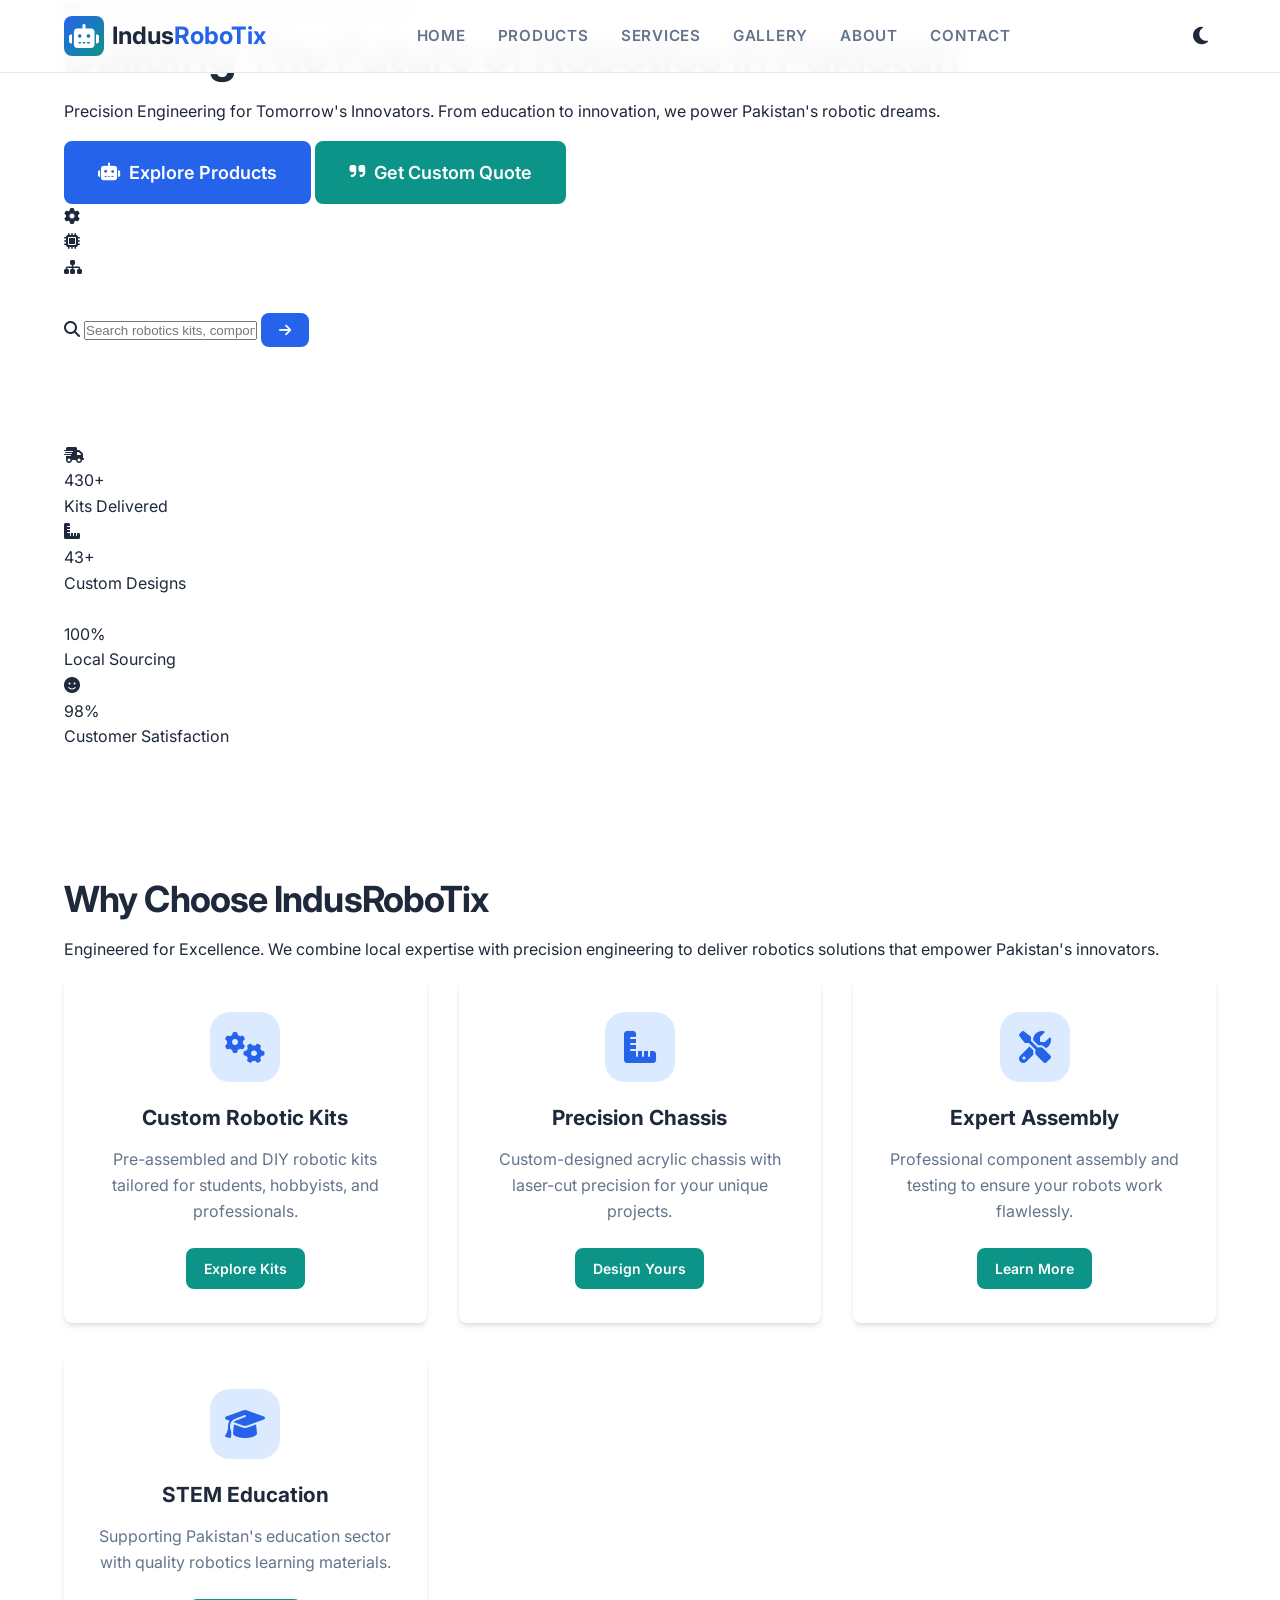
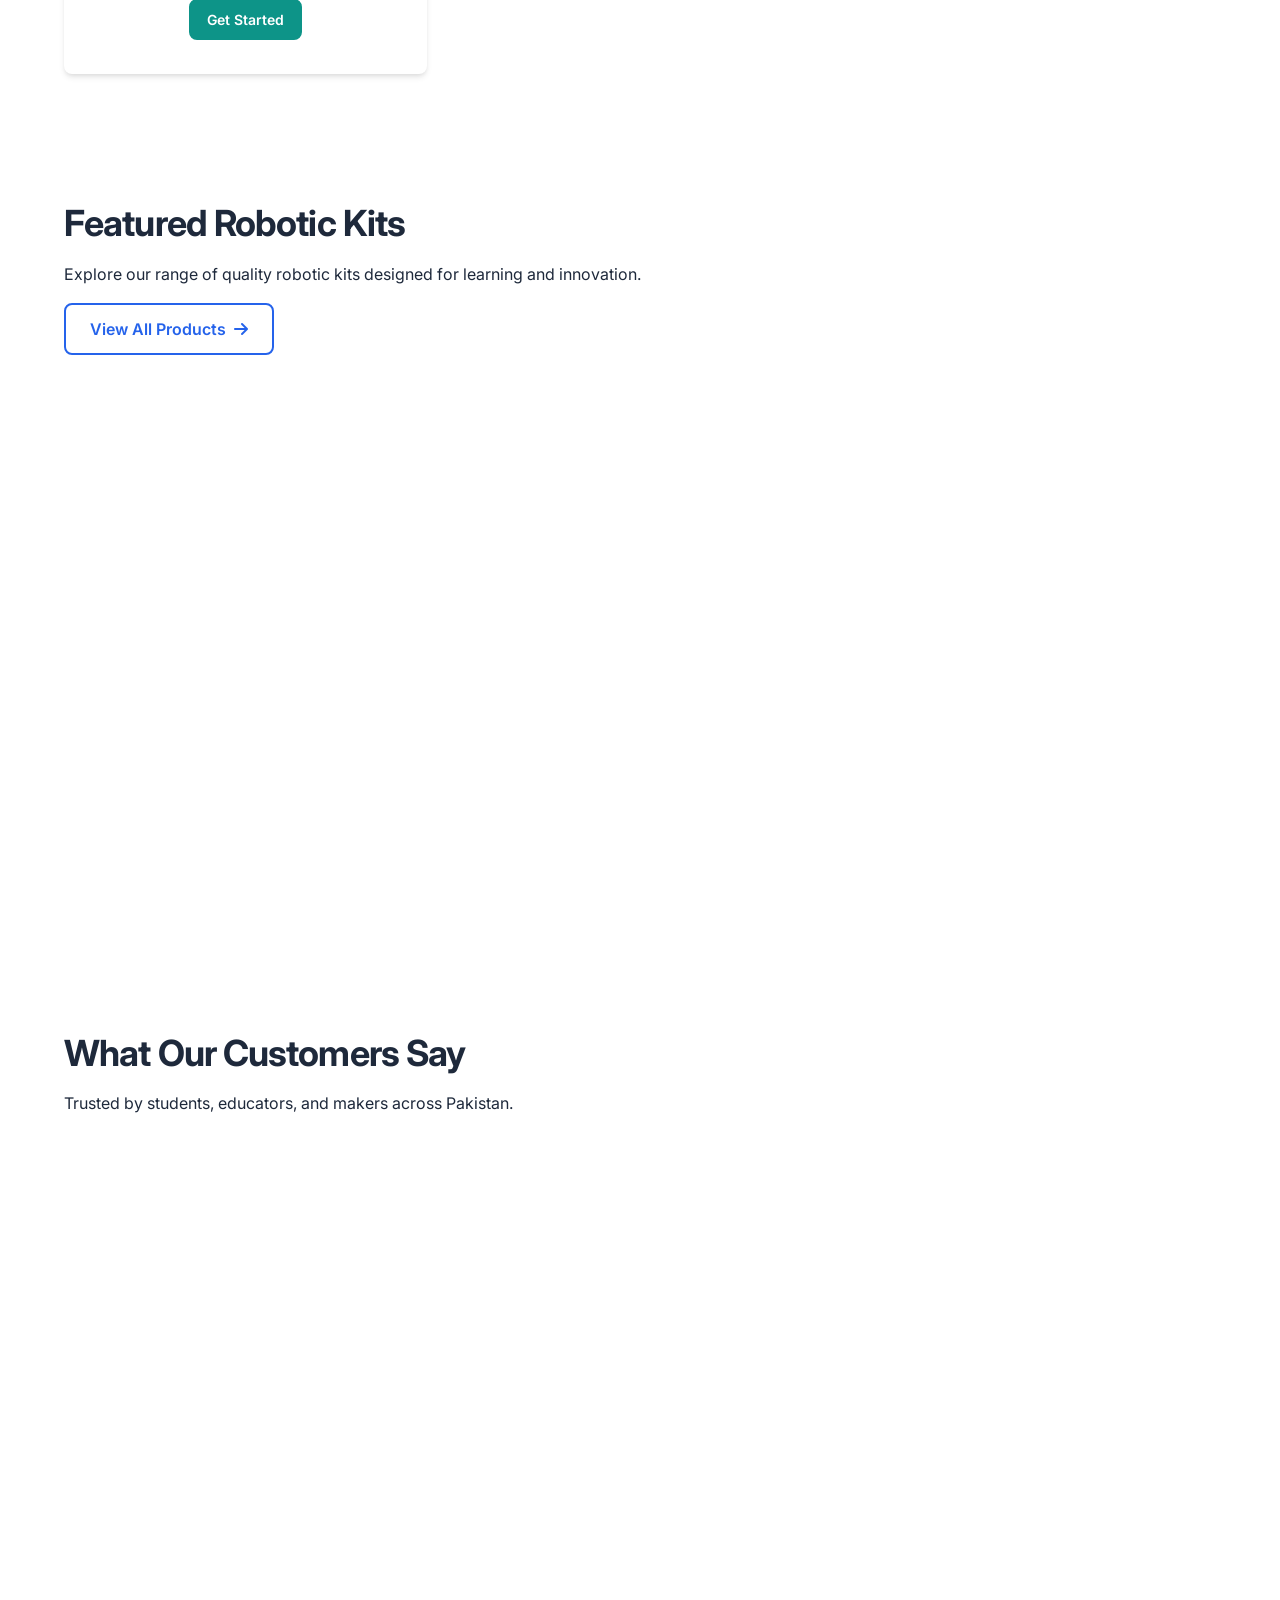
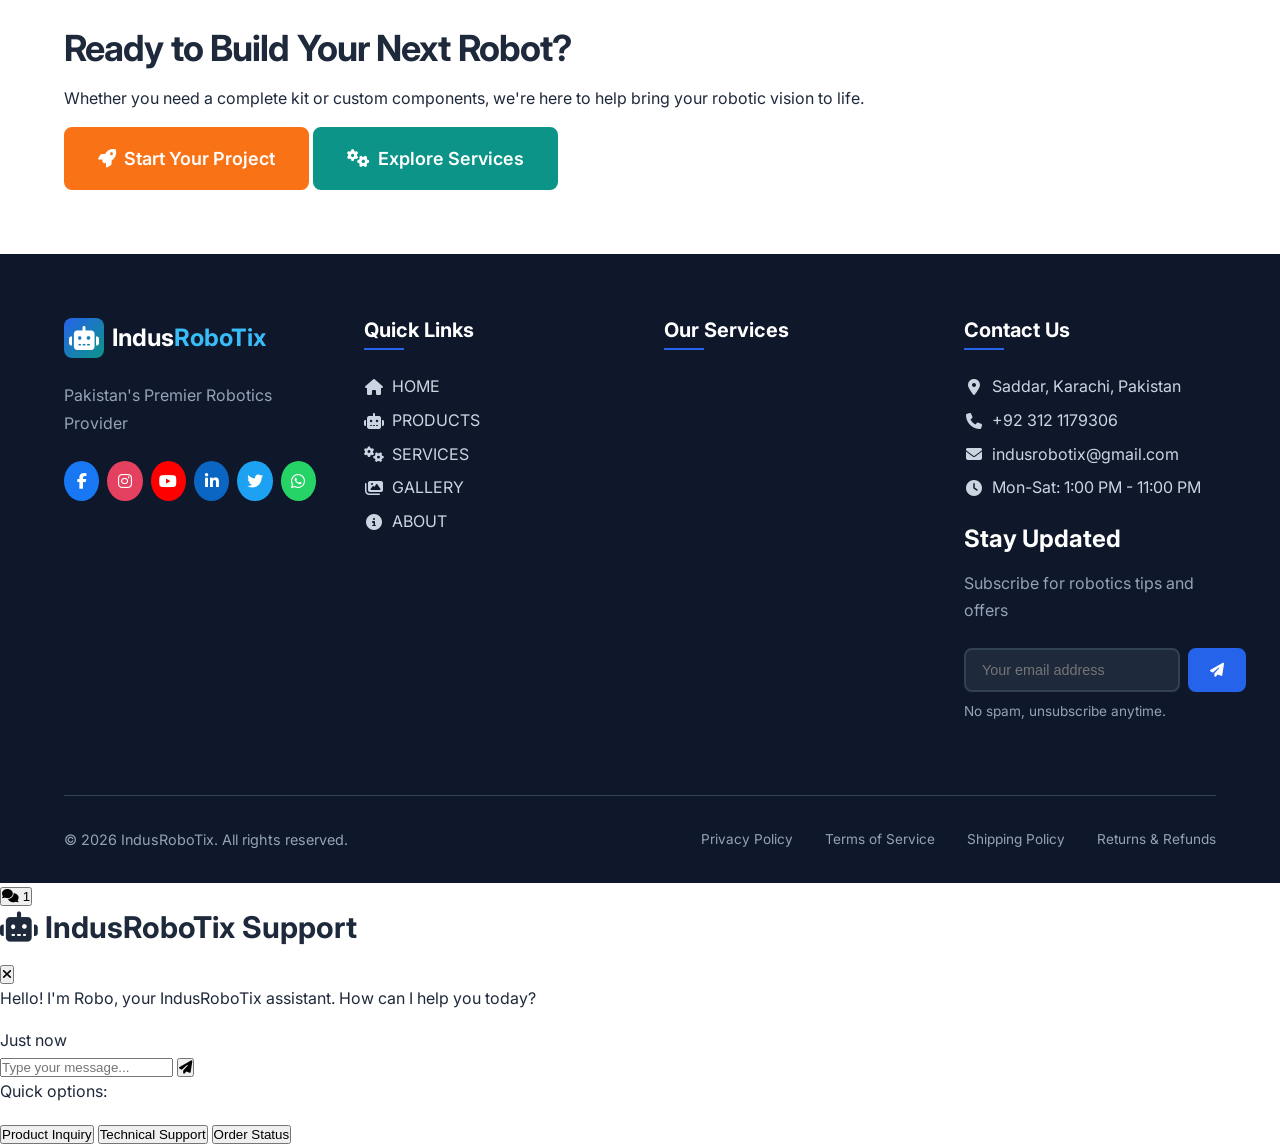
<file: index.html>
<!DOCTYPE html>
<html lang="en">
<head>
    <meta charset="UTF-8">
    <meta name="viewport" content="width=device-width, initial-scale=1.0">
    <title>IndusRoboTix - Pakistan's Premier Robotics Provider</title>
    
    <!-- SEO Meta Tags (loaded from config) -->
    
    <!-- Stylesheets -->
    <link rel="stylesheet" href="assets/css/style.css">
    <link rel="stylesheet" href="assets/css/dark-mode.css" id="dark-mode-style" disabled>
    <link rel="stylesheet" href="assets/css/animations.css">
    
    <!-- Fonts & Icons -->
    <link rel="preconnect" href="https://fonts.googleapis.com">
    <link rel="preconnect" href="https://fonts.gstatic.com" crossorigin>
    <link href="https://fonts.googleapis.com/css2?family=Inter:wght@300;400;500;600;700;800&display=swap" rel="stylesheet">
    <link rel="stylesheet" href="https://cdnjs.cloudflare.com/ajax/libs/font-awesome/6.4.0/css/all.min.css">
</head>
<body>
    <!-- Header Container (loaded dynamically) -->
    <div class="navbar-container"></div>

    <!-- Hero Section -->
    <header class="page-header hero-header">
        <div class="container">
            <div class="hero-badge">
                <span><i class="fas fa-trophy"></i> PAKISTAN'S PREMIER ROBOTICS PROVIDER</span>
            </div>
            <h1 class="page-title">Building The Future of Robotics In Pakistan</h1>
            <p class="page-subtitle">Precision Engineering for Tomorrow's Innovators. From education to innovation, we power Pakistan's robotic dreams.</p>
            <div class="hero-buttons">
                <a href="products.html" class="btn btn-primary btn-large">
                    <i class="fas fa-robot"></i> Explore Products
                </a>
                <a href="contact.html" class="btn btn-secondary btn-large">
                    <i class="fas fa-quote-right"></i> Get Custom Quote
                </a>
            </div>
            <div class="hero-image-container">
                <div class="floating-elements">
                    <div class="floating-gear gear-1">
                        <i class="fas fa-cog"></i>
                    </div>
                    <div class="floating-gear gear-2">
                        <i class="fas fa-microchip"></i>
                    </div>
                    <div class="floating-gear gear-3">
                        <i class="fas fa-sitemap"></i>
                    </div>
                </div>
            </div>
        </div>
    </header>

    <!-- Main Content -->
    <main>
        <!-- Search Bar -->
        <section class="search-section section-sm">
            <div class="container">
                <div class="search-container">
                    <i class="fas fa-search"></i>
                    <input type="text" placeholder="Search robotics kits, components, or services..." id="global-search">
                    <button class="btn btn-small btn-primary">
                        <i class="fas fa-arrow-right"></i>
                    </button>
                </div>
            </div>
        </section>

        <!-- Stats Section -->
        <section class="stats-section section">
            <div class="container">
                <div class="stats-grid">
                    <div class="stat-card">
                        <div class="stat-icon">
                            <i class="fas fa-shipping-fast"></i>
                        </div>
                        <div class="stat-content">
                            <div class="stat-number" data-count="500">0</div>
                            <div class="stat-label">Kits Delivered</div>
                        </div>
                    </div>
                    <div class="stat-card">
                        <div class="stat-icon">
                            <i class="fas fa-ruler-combined"></i>
                        </div>
                        <div class="stat-content">
                            <div class="stat-number" data-count="50">0</div>
                            <div class="stat-label">Custom Designs</div>
                        </div>
                    </div>
                    <div class="stat-card">
                        <div class="stat-icon">
                            <i class="fas fa-flag-pakistan"></i>
                        </div>
                        <div class="stat-content">
                            <div class="stat-number">100%</div>
                            <div class="stat-label">Local Sourcing</div>
                        </div>
                    </div>
                    <div class="stat-card">
                        <div class="stat-icon">
                            <i class="fas fa-smile"></i>
                        </div>
                        <div class="stat-content">
                            <div class="stat-number">98%</div>
                            <div class="stat-label">Customer Satisfaction</div>
                        </div>
                    </div>
                </div>
            </div>
        </section>

        <!-- Why Choose Us -->
        <section class="why-section section">
            <div class="container">
                <h2 class="section-title">Why Choose IndusRoboTix</h2>
                <p class="section-subtitle">Engineered for Excellence. We combine local expertise with precision engineering to deliver robotics solutions that empower Pakistan's innovators.</p>
                
                <div class="services-grid">
                    <div class="service-card">
                        <div class="service-icon">
                            <i class="fas fa-cogs"></i>
                        </div>
                        <h3>Custom Robotic Kits</h3>
                        <p>Pre-assembled and DIY robotic kits tailored for students, hobbyists, and professionals.</p>
                        <a href="products.html" class="btn btn-small btn-secondary">Explore Kits</a>
                    </div>
                    
                    <div class="service-card">
                        <div class="service-icon">
                            <i class="fas fa-ruler-combined"></i>
                        </div>
                        <h3>Precision Chassis</h3>
                        <p>Custom-designed acrylic chassis with laser-cut precision for your unique projects.</p>
                        <a href="services.html" class="btn btn-small btn-secondary">Design Yours</a>
                    </div>
                    
                    <div class="service-card">
                        <div class="service-icon">
                            <i class="fas fa-tools"></i>
                        </div>
                        <h3>Expert Assembly</h3>
                        <p>Professional component assembly and testing to ensure your robots work flawlessly.</p>
                        <a href="services.html" class="btn btn-small btn-secondary">Learn More</a>
                    </div>
                    
                    <div class="service-card">
                        <div class="service-icon">
                            <i class="fas fa-graduation-cap"></i>
                        </div>
                        <h3>STEM Education</h3>
                        <p>Supporting Pakistan's education sector with quality robotics learning materials.</p>
                        <a href="services.html" class="btn btn-small btn-secondary">Get Started</a>
                    </div>
                </div>
            </div>
        </section>

        <!-- Featured Products -->
        <section class="featured-section section">
            <div class="container">
                <div class="section-header">
                    <h2 class="section-title">Featured Robotic Kits</h2>
                    <p class="section-subtitle">Explore our range of quality robotic kits designed for learning and innovation.</p>
                    <a href="products.html" class="btn btn-outline">
                        View All Products <i class="fas fa-arrow-right"></i>
                    </a>
                </div>
                
                <div class="products-grid" id="featured-products">
                    <!-- Products will be loaded dynamically from config -->
                </div>
            </div>
        </section>

        <!-- Testimonials -->
        <section class="testimonials-section section">
            <div class="container">
                <h2 class="section-title">What Our Customers Say</h2>
                <p class="section-subtitle">Trusted by students, educators, and makers across Pakistan.</p>
                
                <div class="testimonials-grid" id="testimonials-container">
                    <!-- Testimonials will be loaded dynamically from config -->
                </div>
            </div>
        </section>

        <!-- CTA Section -->
        <section class="cta-section section">
            <div class="container">
                <div class="cta-content">
                    <h2 class="cta-title">Ready to Build Your Next Robot?</h2>
                    <p class="cta-subtitle">Whether you need a complete kit or custom components, we're here to help bring your robotic vision to life.</p>
                    <div class="hero-buttons">
                        <a href="contact.html" class="btn btn-accent btn-large">
                            <i class="fas fa-rocket"></i> Start Your Project
                        </a>
                        <a href="services.html" class="btn btn-secondary btn-large">
                            <i class="fas fa-cogs"></i> Explore Services
                        </a>
                    </div>
                </div>
            </div>
        </section>
    </main>

    <!-- Footer Container (loaded dynamically) -->
    <div class="footer-container"></div>

    <!-- Chatbot Container (loaded dynamically) -->
    <div class="chatbot-container"></div>

    <!-- JavaScript Files -->
    <script src="config.js"></script>
    <script src="assets/js/main.js"></script>
    
    <!-- Page-specific JavaScript -->
    <script>
        // Home page specific functionality
        window.pageInit = function() {
            // Animated number counting
            const statNumbers = document.querySelectorAll('.stat-number[data-count]');
            statNumbers.forEach(stat => {
                const target = parseInt(stat.getAttribute('data-count'));
                const increment = target / 100;
                let current = 0;
                
                const timer = setInterval(() => {
                    current += increment;
                    if (current >= target) {
                        current = target;
                        clearInterval(timer);
                    }
                    stat.textContent = Math.floor(current) + '+';
                }, 20);
            });
            
            // Load featured products
            loadFeaturedProducts();
            
            // Load testimonials
            loadTestimonials();
            
            // Search functionality
            setupSearch();
        };
        
        function loadFeaturedProducts() {
            const container = document.getElementById('featured-products');
            if (!container || !window.SITE_CONFIG) return;
            
            // Show first 3 products
            const products = SITE_CONFIG.products.slice(0, 3);
            container.innerHTML = products.map(product => `
                <div class="product-card animate-on-scroll">
                    <div class="product-badge">${product.badge}</div>
                    <div class="product-image">
                        <i class="fas fa-robot"></i>
                    </div>
                    <div class="product-info">
                        <h3>${product.name}</h3>
                        <p>${product.description}</p>
                        <div class="product-specs">
                            ${product.features.map(feature => `
                                <div class="spec-item">
                                    <i class="fas fa-check"></i> ${feature}
                                </div>
                            `).join('')}
                        </div>
                        <div class="product-footer">
                            <div class="product-price">${product.price}</div>
                            <a href="products.html#${product.id}" class="btn btn-primary btn-small">
                                <i class="fas fa-eye"></i> View Details
                            </a>
                        </div>
                    </div>
                </div>
            `).join('');
        }
        
        function loadTestimonials() {
            const container = document.getElementById('testimonials-container');
            if (!container || !window.SITE_CONFIG) return;
            
            container.innerHTML = SITE_CONFIG.testimonials.map(testimonial => `
                <div class="testimonial-card animate-on-scroll">
                    <div class="testimonial-content">
                        ${testimonial.content}
                    </div>
                    <div class="testimonial-author">
                        <div class="author-avatar">${testimonial.initials}</div>
                        <div class="author-info">
                            <h4>${testimonial.name}</h4>
                            <p>${testimonial.role}</p>
                            <div class="author-rating">
                                ${Array.from({length: 5}, (_, i) => `
                                    <i class="fas fa-star${i < Math.floor(testimonial.rating) ? '' : testimonial.rating % 1 >= 0.5 && i === Math.floor(testimonial.rating) ? '-half-alt' : ''}"></i>
                                `).join('')}
                            </div>
                        </div>
                    </div>
                </div>
            `).join('');
        }
        
        function setupSearch() {
            const searchInput = document.getElementById('global-search');
            const searchButton = document.querySelector('.search-container .btn');
            
            if (searchInput && searchButton) {
                const performSearch = () => {
                    const query = searchInput.value.trim();
                    if (query) {
                        window.location.href = `products.html?search=${encodeURIComponent(query)}`;
                    }
                };
                
                searchButton.addEventListener('click', performSearch);
                searchInput.addEventListener('keypress', (e) => {
                    if (e.key === 'Enter') {
                        performSearch();
                    }
                });
            }
        }
    </script>
</body>
</html>
</file>
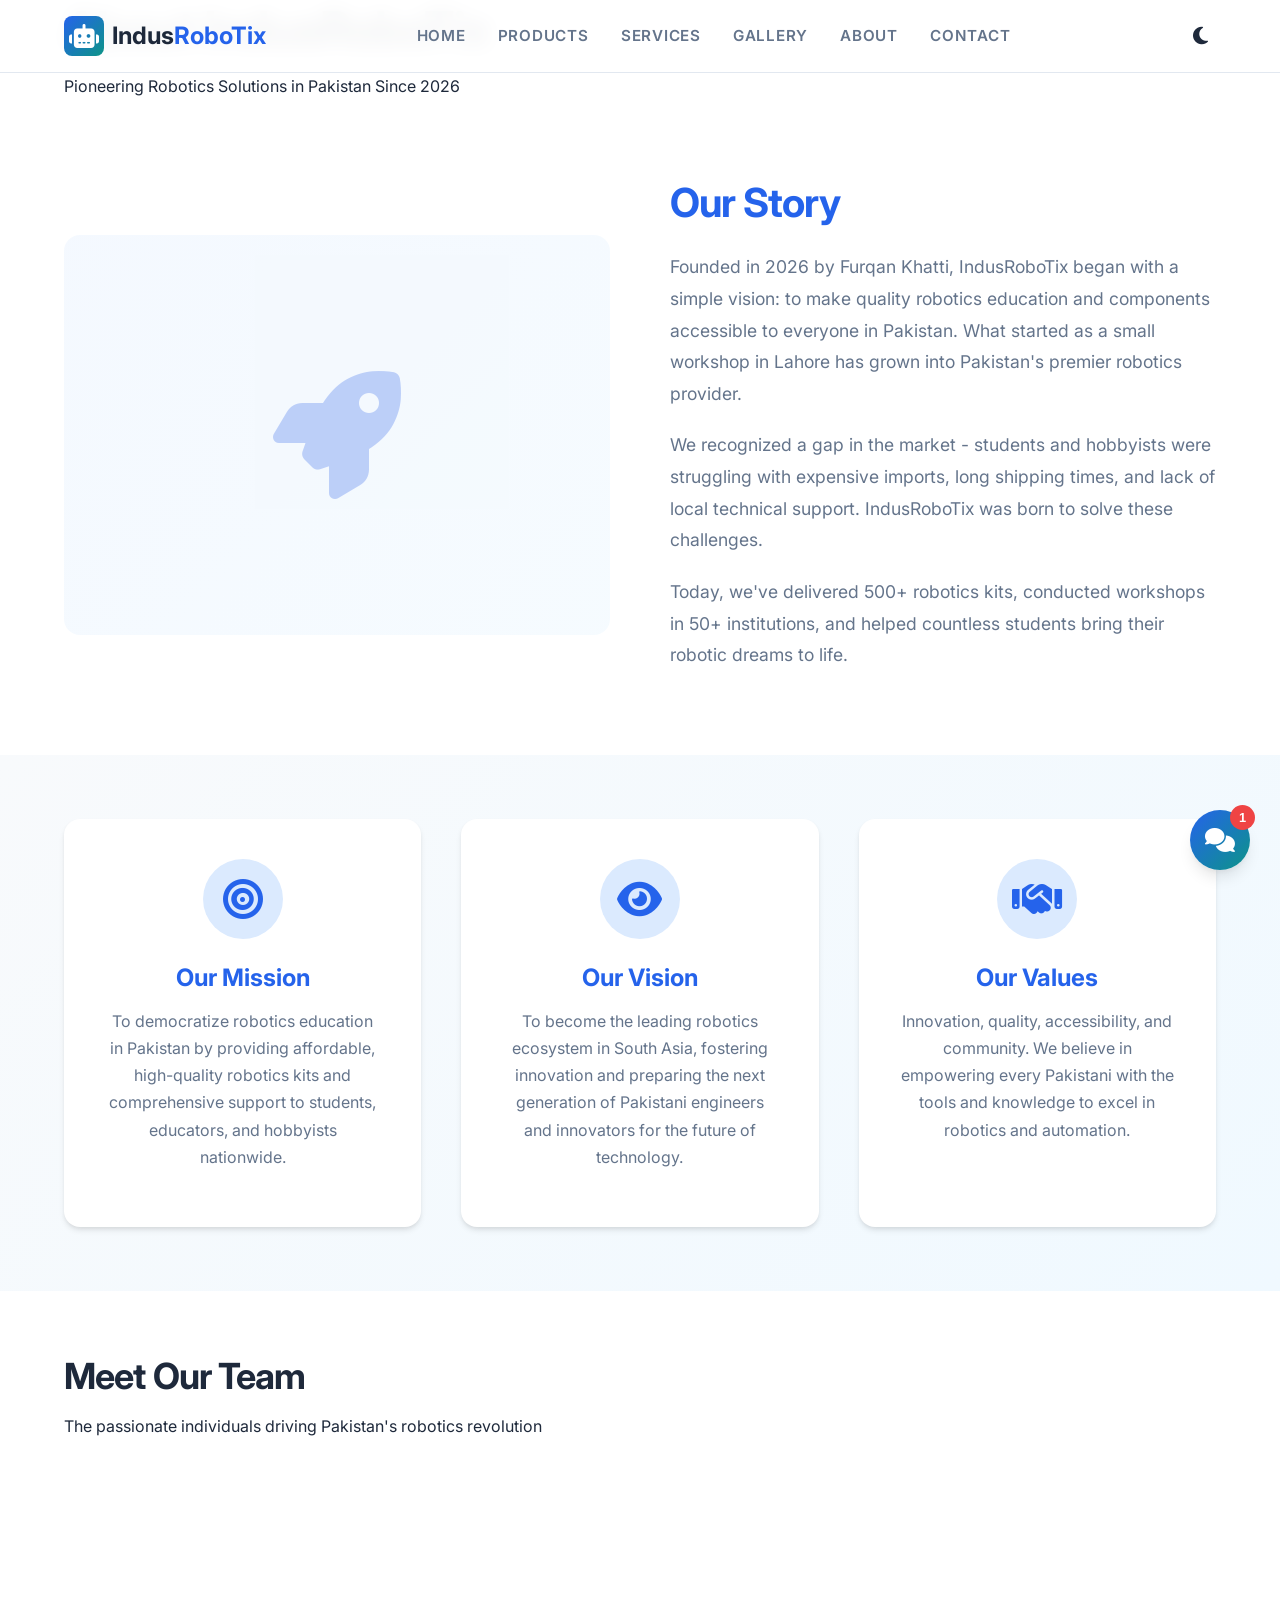
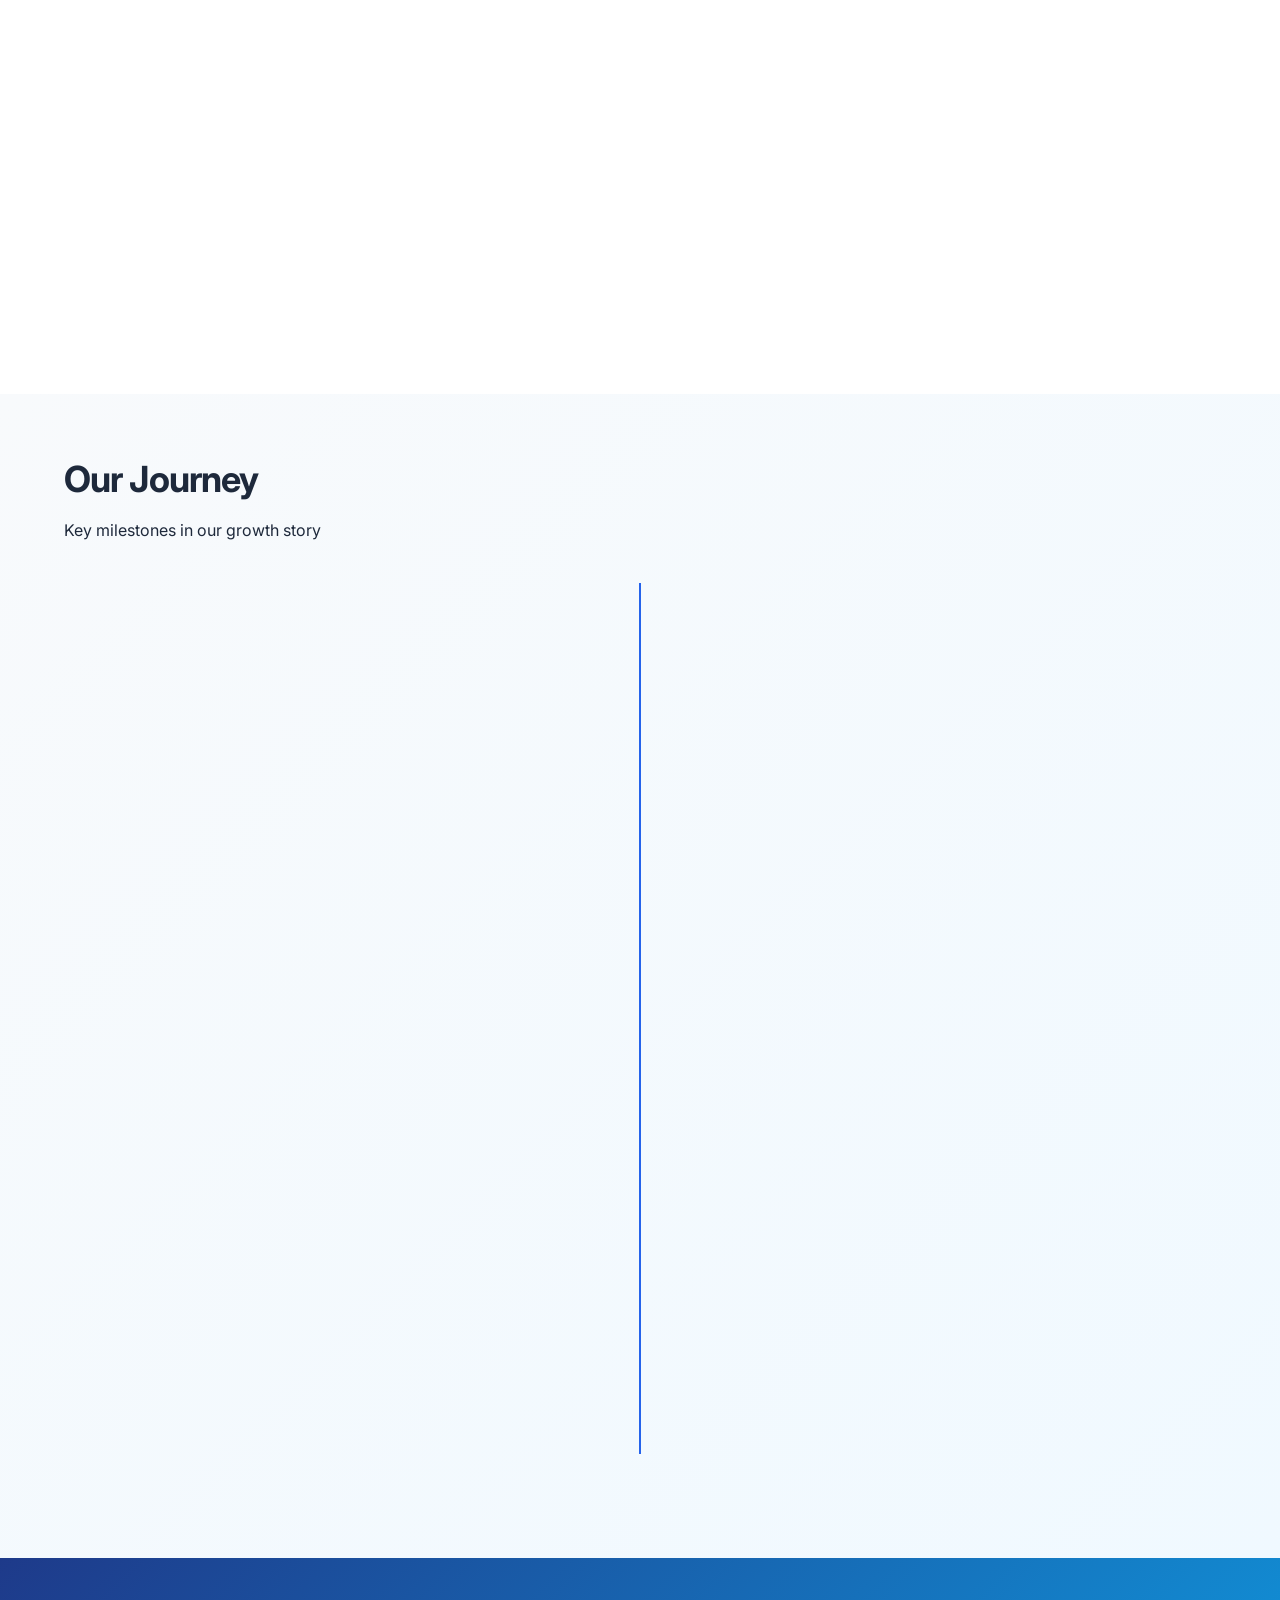
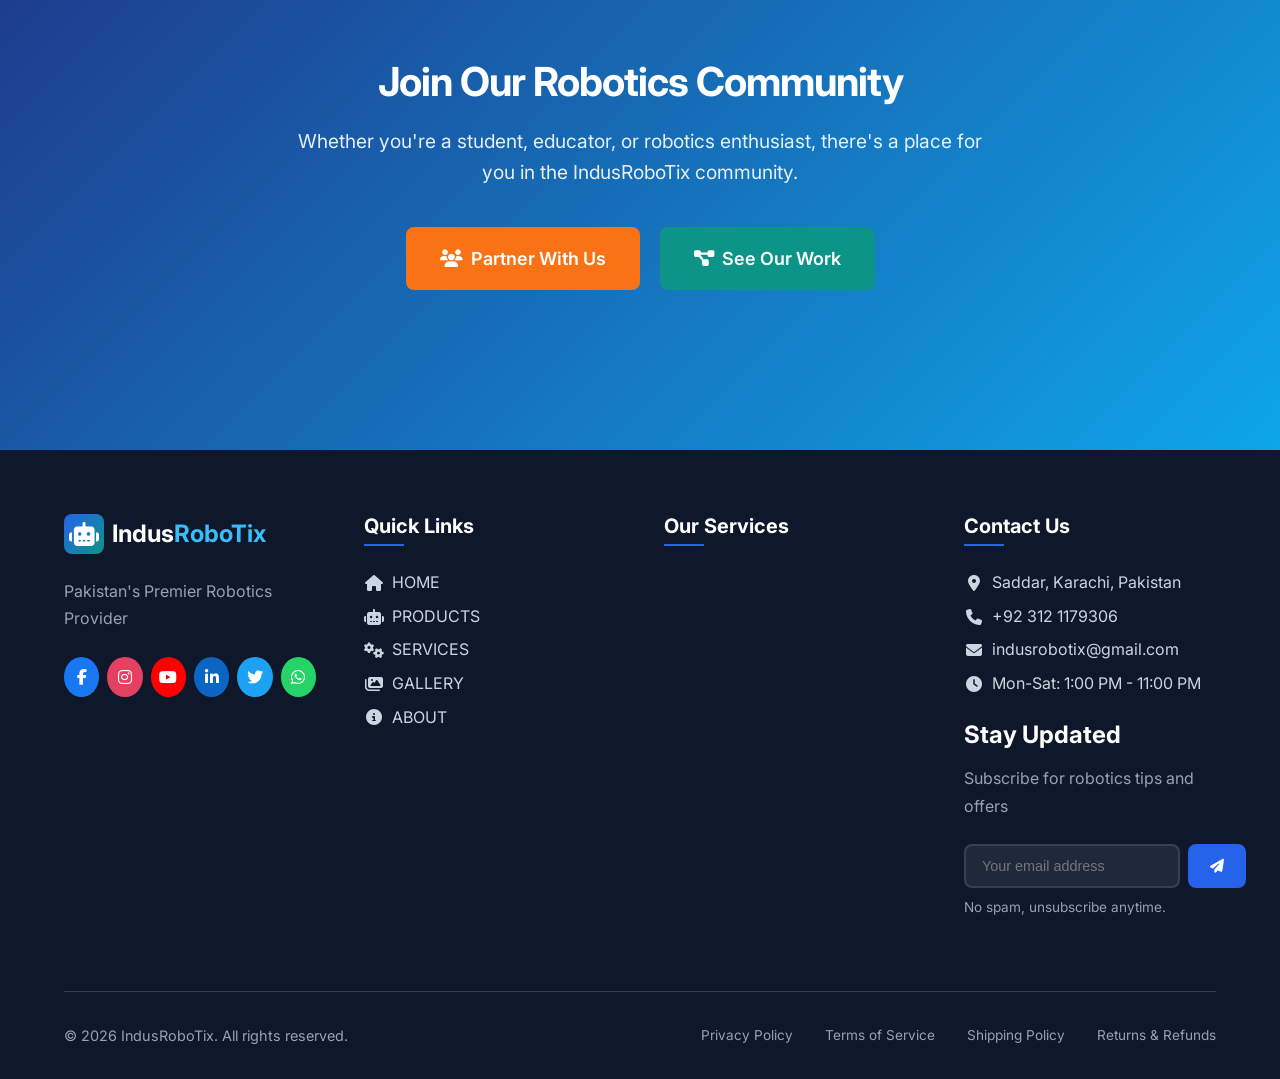
<file: about.html>
<!DOCTYPE html>
<html lang="en">
<head>
    <meta charset="UTF-8">
    <meta name="viewport" content="width=device-width, initial-scale=1.0">
    <title>About Us - IndusRoboTix Robotics Solutions</title>
    
    <!-- SEO Meta Tags -->
    <meta name="description" content="Learn about IndusRoboTix - Pakistan's premier robotics provider. Our mission, vision, team, and commitment to STEM education in Pakistan.">
    <meta name="keywords" content="about IndusRoboTix, robotics Pakistan, STEM education Pakistan, Furqan Khatti, robotics company Pakistan">
    
    <!-- Stylesheets -->
    <link rel="stylesheet" href="assets/css/style.css">
    <link rel="stylesheet" href="assets/css/dark-mode.css" id="dark-mode-style" disabled>
    <link rel="stylesheet" href="assets/css/animations.css">
    <link rel="stylesheet" href="assets/css/components.css">
    
    <!-- Fonts & Icons -->
    <link rel="preconnect" href="https://fonts.googleapis.com">
    <link rel="preconnect" href="https://fonts.gstatic.com" crossorigin>
    <link href="https://fonts.googleapis.com/css2?family=Inter:wght@300;400;500;600;700;800&display=swap" rel="stylesheet">
    <link rel="stylesheet" href="https://cdnjs.cloudflare.com/ajax/libs/font-awesome/6.4.0/css/all.min.css">
</head>
<body>
    <!-- Header Container (loaded dynamically) -->
    <div class="navbar-container"></div>

    <!-- Page Header -->
    <header class="page-header">
        <div class="container">
            <h1 class="page-title">About IndusRoboTix</h1>
            <p class="page-subtitle">Pioneering Robotics Solutions in Pakistan Since 2026</p>
        </div>
    </header>

    <!-- Main Content -->
    <main>
        <!-- Our Story -->
        <section class="story-section section">
            <div class="container">
                <div class="story-content">
                    <div class="story-image">
                        <div class="image-placeholder">
                            <i class="fas fa-rocket"></i>
                        </div>
                    </div>
                    <div class="story-text">
                        <h2>Our Story</h2>
                        <p>Founded in 2026 by Furqan Khatti, IndusRoboTix began with a simple vision: to make quality robotics education and components accessible to everyone in Pakistan. What started as a small workshop in Lahore has grown into Pakistan's premier robotics provider.</p>
                        <p>We recognized a gap in the market - students and hobbyists were struggling with expensive imports, long shipping times, and lack of local technical support. IndusRoboTix was born to solve these challenges.</p>
                        <p>Today, we've delivered 500+ robotics kits, conducted workshops in 50+ institutions, and helped countless students bring their robotic dreams to life.</p>
                    </div>
                </div>
            </div>
        </section>

        <!-- Mission & Vision -->
        <section class="mission-section section">
            <div class="container">
                <div class="mission-grid">
                    <div class="mission-card">
                        <div class="mission-icon">
                            <i class="fas fa-bullseye"></i>
                        </div>
                        <h3>Our Mission</h3>
                        <p>To democratize robotics education in Pakistan by providing affordable, high-quality robotics kits and comprehensive support to students, educators, and hobbyists nationwide.</p>
                    </div>
                    
                    <div class="mission-card">
                        <div class="mission-icon">
                            <i class="fas fa-eye"></i>
                        </div>
                        <h3>Our Vision</h3>
                        <p>To become the leading robotics ecosystem in South Asia, fostering innovation and preparing the next generation of Pakistani engineers and innovators for the future of technology.</p>
                    </div>
                    
                    <div class="mission-card">
                        <div class="mission-icon">
                            <i class="fas fa-handshake"></i>
                        </div>
                        <h3>Our Values</h3>
                        <p>Innovation, quality, accessibility, and community. We believe in empowering every Pakistani with the tools and knowledge to excel in robotics and automation.</p>
                    </div>
                </div>
            </div>
        </section>

        <!-- Team Section -->
        <section class="team-section section">
            <div class="container">
                <h2 class="section-title">Meet Our Team</h2>
                <p class="section-subtitle">The passionate individuals driving Pakistan's robotics revolution</p>
                
                <div class="team-grid">
                    <div class="team-card">
                        <div class="team-avatar">
                            <div class="avatar-placeholder">FK</div>
                        </div>
                        <div class="team-info">
                            <h3>Furqan Khatti</h3>
                            <p class="team-role">Founder & CEO</p>
                            <p class="team-bio">Robotics enthusiast with 5+ years of experience in embedded systems and automation. Passionate about STEM education.</p>
                            <div class="team-contact">
                                <a href="mailto:furqan@indusrobotix.pk"><i class="fas fa-envelope"></i></a>
                                <a href="#"><i class="fab fa-linkedin"></i></a>
                            </div>
                        </div>
                    </div>
                    
                    <div class="team-card">
                        <div class="team-avatar">
                            <div class="avatar-placeholder">TA</div>
                        </div>
                        <div class="team-info">
                            <h3>Technical Team</h3>
                            <p class="team-role">Engineering Specialists</p>
                            <p class="team-bio">Our team of electronics engineers, mechanical designers, and software developers ensure every kit meets our high standards.</p>
                            <div class="team-contact">
                                <a href="mailto:tech@indusrobotix.pk"><i class="fas fa-envelope"></i></a>
                            </div>
                        </div>
                    </div>
                    
                    <div class="team-card">
                        <div class="team-avatar">
                            <div class="avatar-placeholder">ES</div>
                        </div>
                        <div class="team-info">
                            <h3>Education Specialists</h3>
                            <p class="team-role">STEM Educators</p>
                            <p class="team-bio">Certified educators who develop curriculum and conduct workshops to make robotics accessible to all age groups.</p>
                            <div class="team-contact">
                                <a href="mailto:education@indusrobotix.pk"><i class="fas fa-envelope"></i></a>
                            </div>
                        </div>
                    </div>
                </div>
            </div>
        </section>

        <!-- Milestones -->
        <section class="milestones-section section">
            <div class="container">
                <h2 class="section-title">Our Journey</h2>
                <p class="section-subtitle">Key milestones in our growth story</p>
                
                <div class="timeline">
                    <div class="timeline-item">
                        <div class="timeline-date">2026</div>
                        <div class="timeline-content">
                            <h3>Company Founded</h3>
                            <p>IndusRoboTix established in Lahore with focus on custom robotics solutions</p>
                        </div>
                    </div>
                    
                    <div class="timeline-item">
                        <div class="timeline-date">2027</div>
                        <div class="timeline-content">
                            <h3>First Educational Partnership</h3>
                            <p>Collaborated with local universities to provide robotics kits for engineering programs</p>
                        </div>
                    </div>
                    
                    <div class="timeline-item">
                        <div class="timeline-date">2028</div>
                        <div class="timeline-content">
                            <h3>Product Line Expansion</h3>
                            <p>Launched Starter, Advanced, and Educational robotics kits for different skill levels</p>
                        </div>
                    </div>
                    
                    <div class="timeline-item">
                        <div class="timeline-date">2029</div>
                        <div class="timeline-content">
                            <h3>Nationwide Workshops</h3>
                            <p>Conducted robotics workshops in 10+ cities across Pakistan</p>
                        </div>
                    </div>
                    
                    <div class="timeline-item">
                        <div class="timeline-date">Present</div>
                        <div class="timeline-content">
                            <h3>500+ Kits Delivered</h3>
                            <p>Serving students, hobbyists, and institutions across Pakistan with custom robotics solutions</p>
                        </div>
                    </div>
                </div>
            </div>
        </section>

        <!-- CTA Section -->
        <section class="cta-section section">
            <div class="container">
                <div class="cta-content">
                    <h2 class="cta-title">Join Our Robotics Community</h2>
                    <p class="cta-subtitle">Whether you're a student, educator, or robotics enthusiast, there's a place for you in the IndusRoboTix community.</p>
                    <div class="hero-buttons">
                        <a href="contact.html" class="btn btn-accent btn-large">
                            <i class="fas fa-users"></i> Partner With Us
                        </a>
                        <a href="gallery.html" class="btn btn-secondary btn-large">
                            <i class="fas fa-project-diagram"></i> See Our Work
                        </a>
                    </div>
                </div>
            </div>
        </section>
    </main>

    <!-- Footer Container (loaded dynamically) -->
    <div class="footer-container"></div>

    <!-- Chatbot Container (loaded dynamically) -->
    <div class="chatbot-container"></div>

    <!-- JavaScript Files -->
    <script src="config.js"></script>
    <script src="assets/js/main.js"></script>
    
    <!-- Page-specific JavaScript -->
    <script>
        // About page specific functionality
        window.pageInit = function() {
            setupTeamCards();
            setupTimeline();
        };
        
        function setupTeamCards() {
            const teamCards = document.querySelectorAll('.team-card');
            teamCards.forEach((card, index) => {
                card.style.animationDelay = `${index * 0.2}s`;
                card.classList.add('animate-on-scroll');
            });
        }
        
        function setupTimeline() {
            const timelineItems = document.querySelectorAll('.timeline-item');
            timelineItems.forEach((item, index) => {
                item.style.animationDelay = `${index * 0.3}s`;
                item.classList.add('animate-on-scroll');
            });
        }
    </script>
    
    <!-- Page-specific CSS -->
    <style>
        /* About Page Specific Styles */
        .story-section {
            background: white;
        }
        
        .story-content {
            display: flex;
            align-items: center;
            gap: 60px;
        }
        
        .story-image {
            flex: 1;
            min-width: 400px;
        }
        
        .story-image .image-placeholder {
            height: 400px;
            background: linear-gradient(135deg, var(--light-blue) 0%, #e0f2fe 100%);
            border-radius: var(--radius-lg);
            display: flex;
            align-items: center;
            justify-content: center;
            font-size: 8rem;
            color: var(--primary-blue);
            opacity: 0.3;
        }
        
        .story-text {
            flex: 1;
        }
        
        .story-text h2 {
            font-size: 2.5rem;
            margin-bottom: 24px;
            color: var(--primary-blue);
        }
        
        .story-text p {
            font-size: 1.1rem;
            line-height: 1.8;
            color: var(--light-text);
            margin-bottom: 20px;
        }
        
        .mission-section {
            background: linear-gradient(135deg, #f8fafc 0%, #f0f9ff 100%);
        }
        
        .mission-grid {
            display: grid;
            grid-template-columns: repeat(auto-fit, minmax(300px, 1fr));
            gap: 40px;
        }
        
        .mission-card {
            background: white;
            padding: 40px;
            border-radius: var(--radius-lg);
            text-align: center;
            box-shadow: var(--shadow);
            transition: all var(--transition);
        }
        
        .mission-card:hover {
            transform: translateY(-10px);
            box-shadow: var(--shadow-lg);
        }
        
        .mission-icon {
            width: 80px;
            height: 80px;
            background: var(--light-blue);
            border-radius: 50%;
            display: flex;
            align-items: center;
            justify-content: center;
            font-size: 2.5rem;
            color: var(--primary-blue);
            margin: 0 auto 25px;
            transition: all var(--transition);
        }
        
        .mission-card:hover .mission-icon {
            transform: scale(1.1);
            background: var(--primary-blue);
            color: white;
        }
        
        .mission-card h3 {
            font-size: 1.5rem;
            margin-bottom: 15px;
            color: var(--primary-blue);
        }
        
        .mission-card p {
            color: var(--light-text);
            line-height: 1.7;
        }
        
        .team-section {
            background: white;
        }
        
        .team-grid {
            display: grid;
            grid-template-columns: repeat(auto-fit, minmax(300px, 1fr));
            gap: 30px;
            margin-top: 40px;
        }
        
        .team-card {
            background: white;
            border-radius: var(--radius-lg);
            overflow: hidden;
            box-shadow: var(--shadow);
            transition: all var(--transition);
            border: 2px solid transparent;
        }
        
        .team-card:hover {
            transform: translateY(-5px);
            box-shadow: var(--shadow-lg);
            border-color: var(--primary-blue);
        }
        
        .team-avatar {
            height: 150px;
            background: linear-gradient(135deg, var(--primary-blue) 0%, var(--secondary-teal) 100%);
            display: flex;
            align-items: center;
            justify-content: center;
        }
        
        .avatar-placeholder {
            width: 100px;
            height: 100px;
            background: white;
            border-radius: 50%;
            display: flex;
            align-items: center;
            justify-content: center;
            font-size: 2rem;
            font-weight: 700;
            color: var(--primary-blue);
        }
        
        .team-info {
            padding: 30px;
            text-align: center;
        }
        
        .team-info h3 {
            font-size: 1.4rem;
            margin-bottom: 8px;
            color: var(--primary-blue);
        }
        
        .team-role {
            color: var(--secondary-teal);
            font-weight: 600;
            margin-bottom: 15px;
            font-size: 0.95rem;
        }
        
        .team-bio {
            color: var(--light-text);
            line-height: 1.6;
            margin-bottom: 20px;
        }
        
        .team-contact {
            display: flex;
            justify-content: center;
            gap: 15px;
        }
        
        .team-contact a {
            width: 40px;
            height: 40px;
            background: var(--light-blue);
            border-radius: 50%;
            display: flex;
            align-items: center;
            justify-content: center;
            color: var(--primary-blue);
            text-decoration: none;
            transition: all var(--transition);
        }
        
        .team-contact a:hover {
            background: var(--primary-blue);
            color: white;
            transform: translateY(-3px);
        }
        
        .milestones-section {
            background: linear-gradient(135deg, #f8fafc 0%, #f0f9ff 100%);
        }
        
        .timeline {
            position: relative;
            max-width: 800px;
            margin: 40px auto 0;
        }
        
        .timeline::before {
            content: '';
            position: absolute;
            left: 50%;
            top: 0;
            bottom: 0;
            width: 2px;
            background: var(--primary-blue);
            transform: translateX(-50%);
        }
        
        .timeline-item {
            display: flex;
            align-items: center;
            margin-bottom: 40px;
            position: relative;
        }
        
        .timeline-item:nth-child(odd) {
            flex-direction: row;
        }
        
        .timeline-item:nth-child(even) {
            flex-direction: row-reverse;
        }
        
        .timeline-date {
            flex: 1;
            text-align: center;
            font-size: 1.2rem;
            font-weight: 700;
            color: var(--primary-blue);
            padding: 10px 20px;
            background: white;
            border-radius: var(--radius);
            box-shadow: var(--shadow);
            position: relative;
            z-index: 1;
        }
        
        .timeline-content {
            flex: 1;
            padding: 20px;
        }
        
        .timeline-content h3 {
            font-size: 1.3rem;
            margin-bottom: 10px;
            color: var(--primary-blue);
        }
        
        .timeline-content p {
            color: var(--light-text);
            line-height: 1.6;
        }
        
        /* Dark Mode Styles */
        body.dark-mode .story-section {
            background: #1e293b;
        }
        
        body.dark-mode .story-text p {
            color: #cbd5e1;
        }
        
        body.dark-mode .story-image .image-placeholder {
            background: linear-gradient(135deg, #0f172a 0%, #1e293b 100%);
        }
        
        body.dark-mode .mission-section {
            background: linear-gradient(135deg, #0f172a 0%, #1e293b 100%);
        }
        
        body.dark-mode .mission-card {
            background: #1e293b;
        }
        
        body.dark-mode .mission-card p {
            color: #cbd5e1;
        }
        
        body.dark-mode .mission-icon {
            background: #334155;
            color: #60a5fa;
        }
        
        body.dark-mode .team-section {
            background: #1e293b;
        }
        
        body.dark-mode .team-card {
            background: #1e293b;
        }
        
        body.dark-mode .team-bio {
            color: #cbd5e1;
        }
        
        body.dark-mode .team-contact a {
            background: #334155;
            color: #60a5fa;
        }
        
        body.dark-mode .milestones-section {
            background: linear-gradient(135deg, #0f172a 0%, #1e293b 100%);
        }
        
        body.dark-mode .timeline-date {
            background: #1e293b;
            color: #60a5fa;
        }
        
        body.dark-mode .timeline-content p {
            color: #cbd5e1;
        }
        
        /* Responsive Design */
        @media (max-width: 1024px) {
            .story-content {
                flex-direction: column;
                gap: 40px;
            }
            
            .story-image {
                min-width: auto;
                width: 100%;
            }
            
            .story-image .image-placeholder {
                height: 300px;
            }
            
            .timeline::before {
                left: 30px;
            }
            
            .timeline-item {
                flex-direction: row !important;
            }
            
            .timeline-date {
                flex: 0 0 100px;
                margin-right: 30px;
            }
        }
        
        @media (max-width: 768px) {
            .story-text h2 {
                font-size: 2rem;
            }
            
            .mission-grid {
                grid-template-columns: 1fr;
                gap: 30px;
            }
            
            .team-grid {
                grid-template-columns: 1fr;
            }
            
            .timeline-date {
                font-size: 1rem;
                padding: 8px 16px;
            }
        }
        
        @media (max-width: 480px) {
            .story-image .image-placeholder {
                height: 200px;
                font-size: 5rem;
            }
            
            .timeline-date {
                flex: 0 0 80px;
                margin-right: 20px;
                font-size: 0.9rem;
            }
        }
    </style>
</body>
</html>
</file>
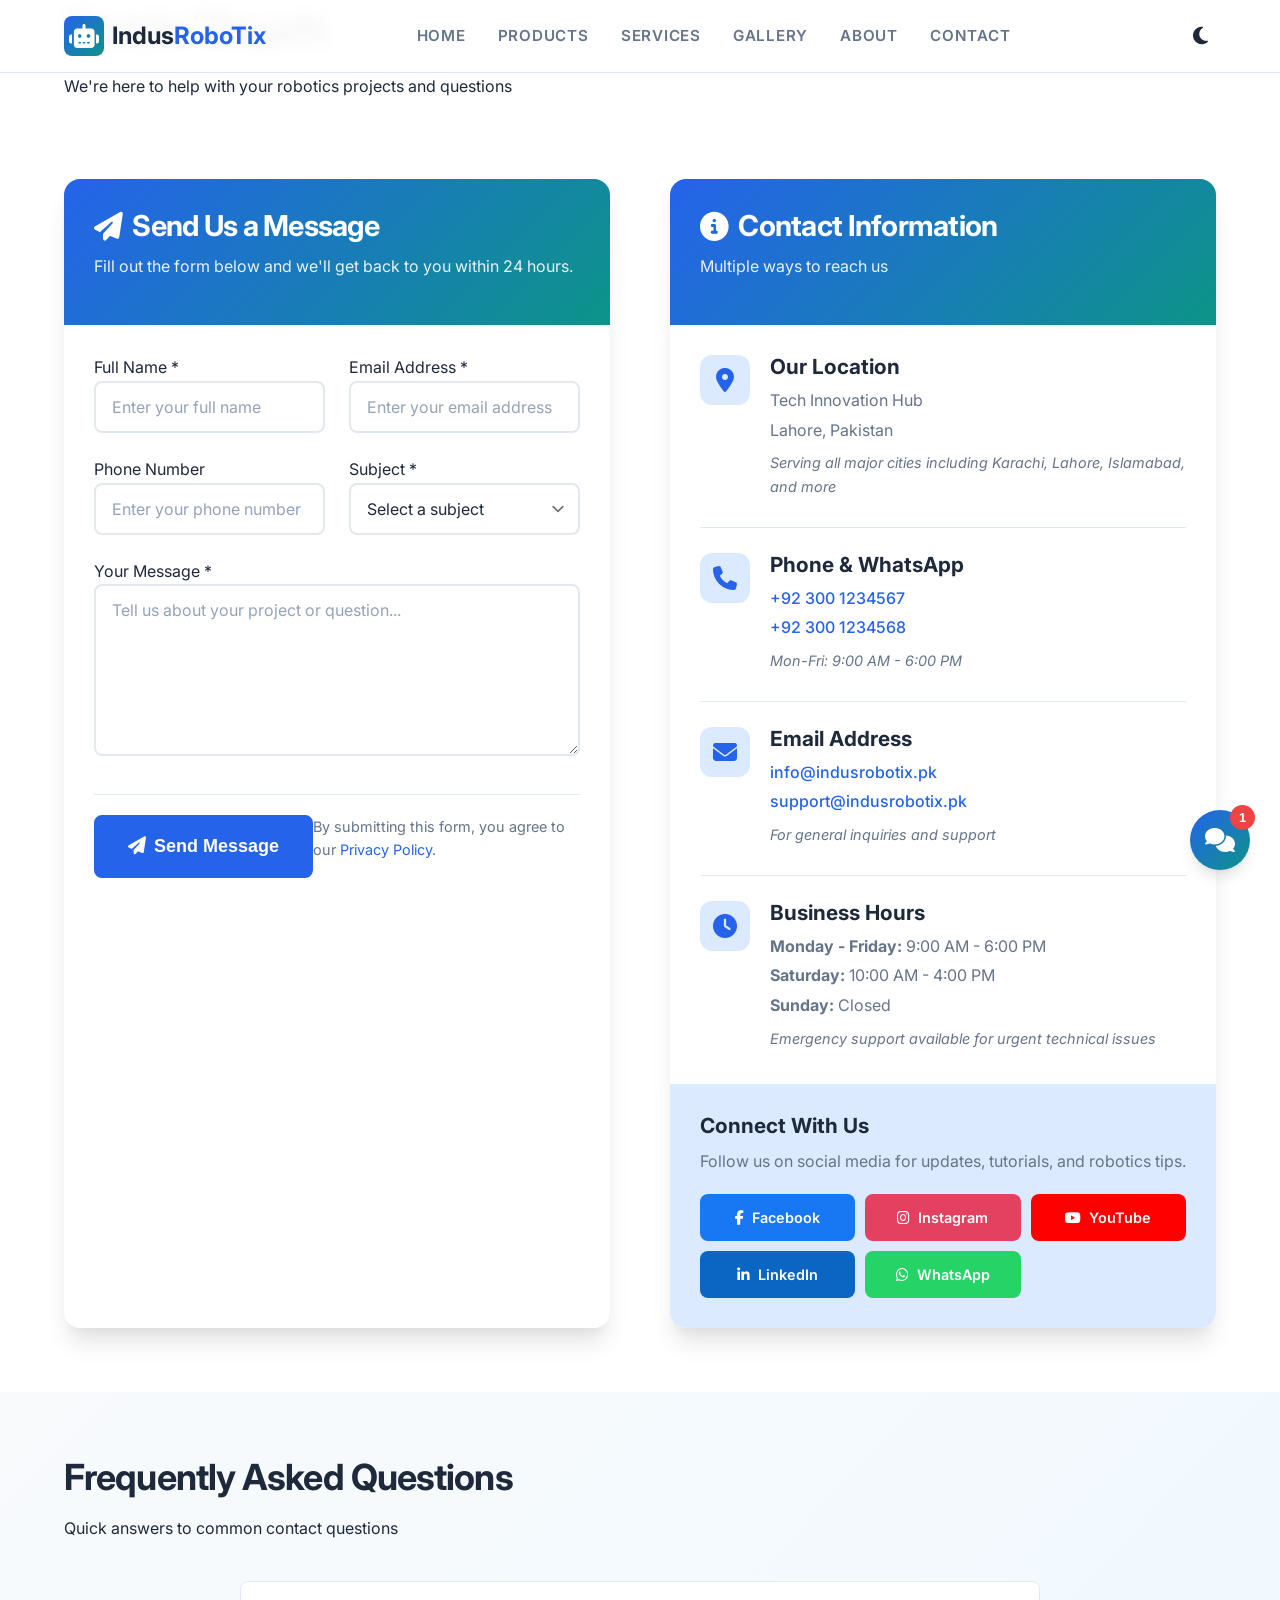
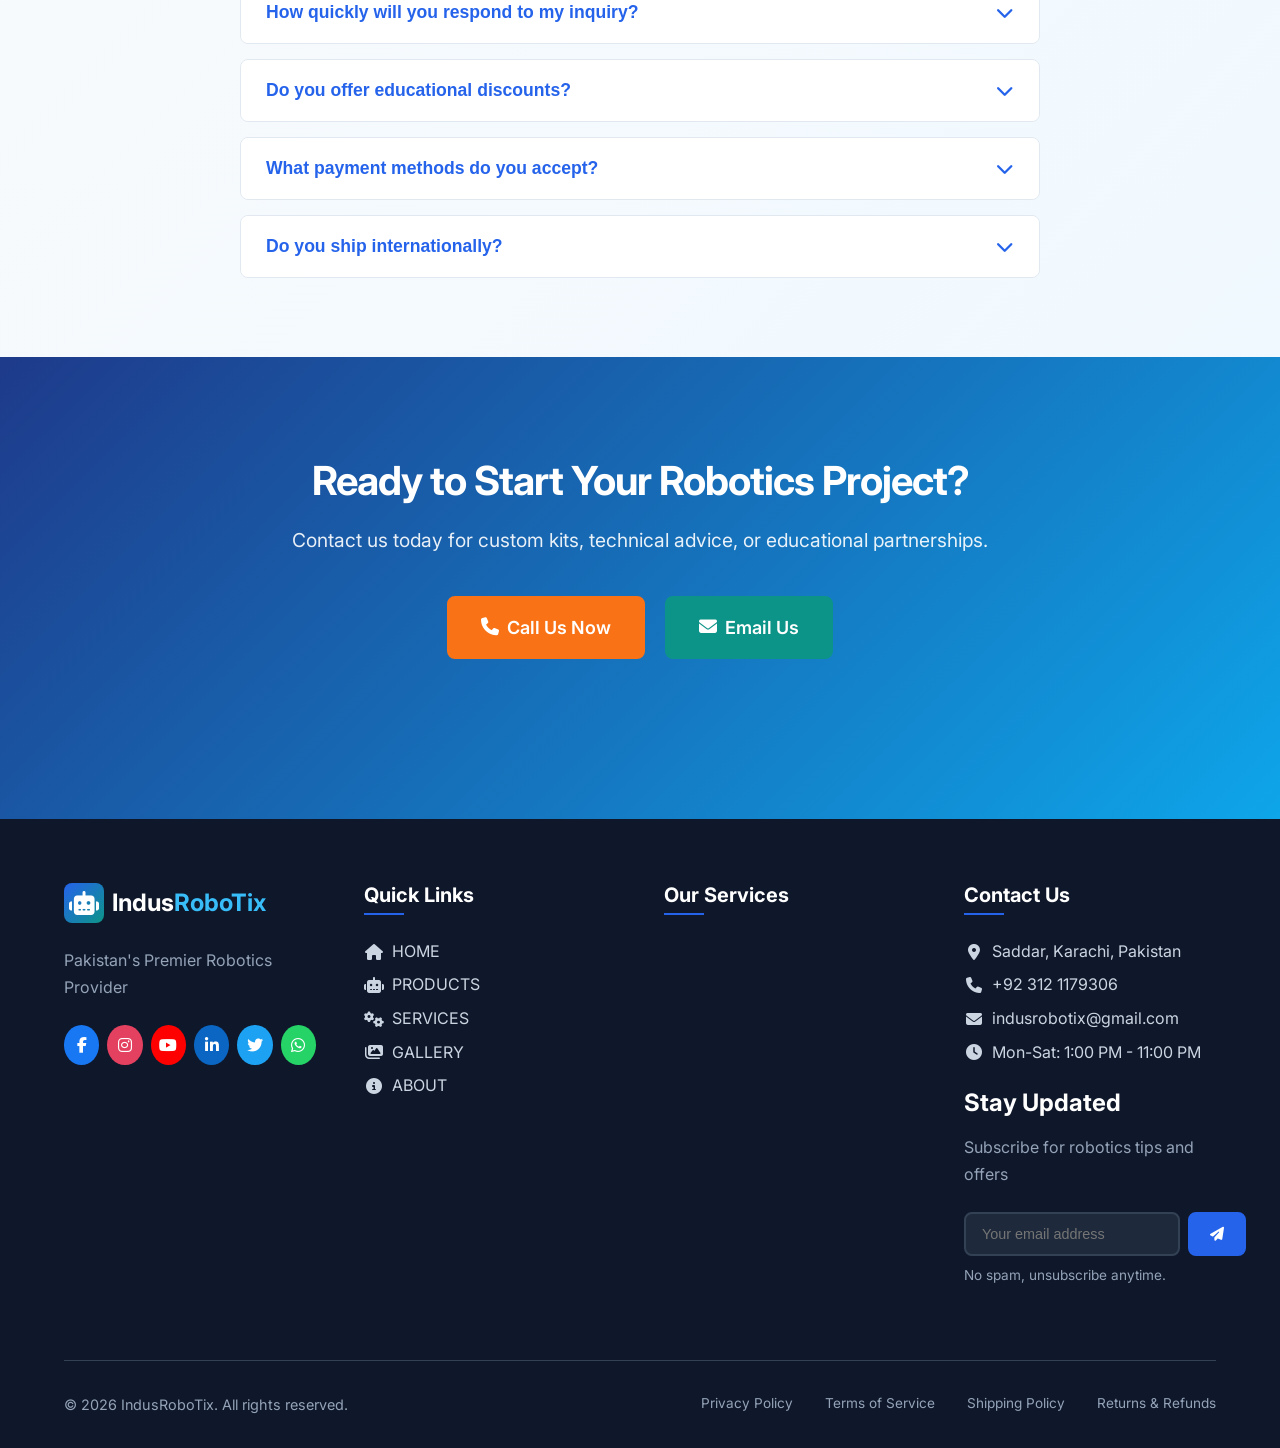
<file: contact.html>
<!DOCTYPE html>
<html lang="en">
<head>
    <meta charset="UTF-8">
    <meta name="viewport" content="width=device-width, initial-scale=1.0">
    <title>Contact Us - IndusRoboTix Customer Support</title>
    
    <!-- SEO Meta Tags -->
    <meta name="description" content="Contact IndusRoboTix for custom robotics kits, workshops, and technical support. Get in touch for quotes, consultations, and educational partnerships in Pakistan.">
    <meta name="keywords" content="contact robotics Pakistan, robotics support, custom kit quote, workshop booking, technical consultation, Pakistan robotics company">
    
    <!-- Stylesheets -->
    <link rel="stylesheet" href="assets/css/style.css">
    <link rel="stylesheet" href="assets/css/dark-mode.css" id="dark-mode-style" disabled>
    <link rel="stylesheet" href="assets/css/animations.css">
    <link rel="stylesheet" href="assets/css/components.css">
    
    <!-- Fonts & Icons -->
    <link rel="preconnect" href="https://fonts.googleapis.com">
    <link rel="preconnect" href="https://fonts.gstatic.com" crossorigin>
    <link href="https://fonts.googleapis.com/css2?family=Inter:wght@300;400;500;600;700;800&display=swap" rel="stylesheet">
    <link rel="stylesheet" href="https://cdnjs.cloudflare.com/ajax/libs/font-awesome/6.4.0/css/all.min.css">
</head>
<body>
    <!-- Header Container (loaded dynamically) -->
    <div class="navbar-container"></div>

    <!-- Page Header -->
    <header class="page-header">
        <div class="container">
            <h1 class="page-title">Get In Touch</h1>
            <p class="page-subtitle">We're here to help with your robotics projects and questions</p>
        </div>
    </header>

    <!-- Main Content -->
    <main>
        <!-- Contact Grid -->
        <section class="contact-grid-section section">
            <div class="container">
                <div class="contact-grid">
                    <!-- Contact Form -->
                    <div class="contact-form-container">
                        <div class="form-header">
                            <h2><i class="fas fa-paper-plane"></i> Send Us a Message</h2>
                            <p>Fill out the form below and we'll get back to you within 24 hours.</p>
                        </div>
                        
                        <form id="contact-form" class="contact-form">
                            <div class="form-row">
                                <div class="form-group">
                                    <label for="name">Full Name *</label>
                                    <input type="text" id="name" name="name" class="form-control" required placeholder="Enter your full name">
                                    <div id="name-error" class="error-message"></div>
                                </div>
                                
                                <div class="form-group">
                                    <label for="email">Email Address *</label>
                                    <input type="email" id="email" name="email" class="form-control" required placeholder="Enter your email address">
                                    <div id="email-error" class="error-message"></div>
                                </div>
                            </div>
                            
                            <div class="form-row">
                                <div class="form-group">
                                    <label for="phone">Phone Number</label>
                                    <input type="tel" id="phone" name="phone" class="form-control" placeholder="Enter your phone number">
                                </div>
                                
                                <div class="form-group">
                                    <label for="subject">Subject *</label>
                                    <select id="subject" name="subject" class="form-control" required>
                                        <option value="">Select a subject</option>
                                        <option value="product-inquiry">Product Inquiry</option>
                                        <option value="custom-quote">Custom Kit Quote</option>
                                        <option value="technical-support">Technical Support</option>
                                        <option value="workshop-inquiry">Workshop Inquiry</option>
                                        <option value="educational-partnership">Educational Partnership</option>
                                        <option value="bulk-order">Bulk Order Inquiry</option>
                                        <option value="general-question">General Question</option>
                                    </select>
                                </div>
                            </div>
                            
                            <div class="form-group">
                                <label for="message">Your Message *</label>
                                <textarea id="message" name="message" class="form-control" rows="6" required placeholder="Tell us about your project or question..."></textarea>
                                <div id="message-error" class="error-message"></div>
                            </div>
                            
                            <div class="form-footer">
                                <button type="submit" class="btn btn-primary btn-large">
                                    <i class="fas fa-paper-plane"></i> Send Message
                                </button>
                                <p class="form-note">By submitting this form, you agree to our <a href="#">Privacy Policy</a>.</p>
                            </div>
                        </form>
                    </div>
                    
                    <!-- Contact Information -->
                    <div class="contact-info-container">
                        <div class="info-header">
                            <h2><i class="fas fa-info-circle"></i> Contact Information</h2>
                            <p>Multiple ways to reach us</p>
                        </div>
                        
                        <div class="contact-info-cards">
                            <div class="info-card">
                                <div class="info-icon">
                                    <i class="fas fa-map-marker-alt"></i>
                                </div>
                                <div class="info-content">
                                    <h3>Our Location</h3>
                                    <p>Tech Innovation Hub</p>
                                    <p>Lahore, Pakistan</p>
                                    <p class="info-note">Serving all major cities including Karachi, Lahore, Islamabad, and more</p>
                                </div>
                            </div>
                            
                            <div class="info-card">
                                <div class="info-icon">
                                    <i class="fas fa-phone"></i>
                                </div>
                                <div class="info-content">
                                    <h3>Phone & WhatsApp</h3>
                                    <p><a href="tel:+923001234567">+92 300 1234567</a></p>
                                    <p><a href="tel:+923001234568">+92 300 1234568</a></p>
                                    <p class="info-note">Mon-Fri: 9:00 AM - 6:00 PM</p>
                                </div>
                            </div>
                            
                            <div class="info-card">
                                <div class="info-icon">
                                    <i class="fas fa-envelope"></i>
                                </div>
                                <div class="info-content">
                                    <h3>Email Address</h3>
                                    <p><a href="mailto:info@indusrobotix.pk">info@indusrobotix.pk</a></p>
                                    <p><a href="mailto:support@indusrobotix.pk">support@indusrobotix.pk</a></p>
                                    <p class="info-note">For general inquiries and support</p>
                                </div>
                            </div>
                            
                            <div class="info-card">
                                <div class="info-icon">
                                    <i class="fas fa-clock"></i>
                                </div>
                                <div class="info-content">
                                    <h3>Business Hours</h3>
                                    <p><strong>Monday - Friday:</strong> 9:00 AM - 6:00 PM</p>
                                    <p><strong>Saturday:</strong> 10:00 AM - 4:00 PM</p>
                                    <p><strong>Sunday:</strong> Closed</p>
                                    <p class="info-note">Emergency support available for urgent technical issues</p>
                                </div>
                            </div>
                        </div>
                        
                        <div class="contact-social">
                            <h3>Connect With Us</h3>
                            <p>Follow us on social media for updates, tutorials, and robotics tips.</p>
                            <div class="social-buttons">
                                <a href="#" class="social-btn facebook">
                                    <i class="fab fa-facebook-f"></i> Facebook
                                </a>
                                <a href="#" class="social-btn instagram">
                                    <i class="fab fa-instagram"></i> Instagram
                                </a>
                                <a href="#" class="social-btn youtube">
                                    <i class="fab fa-youtube"></i> YouTube
                                </a>
                                <a href="#" class="social-btn linkedin">
                                    <i class="fab fa-linkedin-in"></i> LinkedIn
                                </a>
                                <a href="#" class="social-btn whatsapp">
                                    <i class="fab fa-whatsapp"></i> WhatsApp
                                </a>
                            </div>
                        </div>
                    </div>
                </div>
            </div>
        </section>

        <!-- FAQ Section -->
        <section class="faq-section section">
            <div class="container">
                <h2 class="section-title">Frequently Asked Questions</h2>
                <p class="section-subtitle">Quick answers to common contact questions</p>
                
                <div class="faq-accordion">
                    <div class="faq-item">
                        <button class="faq-question">
                            <span>How quickly will you respond to my inquiry?</span>
                            <i class="fas fa-chevron-down"></i>
                        </button>
                        <div class="faq-answer">
                            <p>We typically respond within 24 hours during business days. For urgent matters, please call us directly at <a href="tel:+923001234567">+92 300 1234567</a>.</p>
                        </div>
                    </div>
                    
                    <div class="faq-item">
                        <button class="faq-question">
                            <span>Do you offer educational discounts?</span>
                            <i class="fas fa-chevron-down"></i>
                        </button>
                        <div class="faq-answer">
                            <p>Yes, we offer special pricing for schools, universities, and educational institutions. Please mention this in your inquiry or select "Educational Partnership" as the subject.</p>
                        </div>
                    </div>
                    
                    <div class="faq-item">
                        <button class="faq-question">
                            <span>What payment methods do you accept?</span>
                            <i class="fas fa-chevron-down"></i>
                        </button>
                        <div class="faq-answer">
                            <p>We accept bank transfers, cash on delivery (for local orders), EasyPaisa, JazzCash, and other payment methods as arranged.</p>
                        </div>
                    </div>
                    
                    <div class="faq-item">
                        <button class="faq-question">
                            <span>Do you ship internationally?</span>
                            <i class="fas fa-chevron-down"></i>
                        </button>
                        <div class="faq-answer">
                            <p>Currently, we only ship within Pakistan. We're working on expanding our international shipping options in the future.</p>
                        </div>
                    </div>
                </div>
            </div>
        </section>

        <!-- CTA Section -->
        <section class="cta-section section">
            <div class="container">
                <div class="cta-content">
                    <h2 class="cta-title">Ready to Start Your Robotics Project?</h2>
                    <p class="cta-subtitle">Contact us today for custom kits, technical advice, or educational partnerships.</p>
                    <div class="hero-buttons">
                        <a href="tel:+923001234567" class="btn btn-accent btn-large">
                            <i class="fas fa-phone"></i> Call Us Now
                        </a>
                        <a href="mailto:info@indusrobotix.pk" class="btn btn-secondary btn-large">
                            <i class="fas fa-envelope"></i> Email Us
                        </a>
                    </div>
                </div>
            </div>
        </section>
    </main>

    <!-- Footer Container (loaded dynamically) -->
    <div class="footer-container"></div>

    <!-- Chatbot Container (loaded dynamically) -->
    <div class="chatbot-container"></div>

    <!-- JavaScript Files -->
    <script src="config.js"></script>
    <script src="assets/js/main.js"></script>
    
    <!-- Page-specific JavaScript -->
    <script>
        // Contact page specific functionality
        window.pageInit = function() {
            setupContactForm();
            setupFAQAccordion();
            setupURLParameters();
        };
        
        function setupContactForm() {
            const contactForm = document.getElementById('contact-form');
            if (!contactForm) return;
            
            contactForm.addEventListener('submit', function(e) {
                e.preventDefault();
                
                if (validateContactForm()) {
                    // Show success message
                    showFormSuccess();
                    // Reset form
                    this.reset();
                }
            });
            
            // Real-time validation
            const inputs = contactForm.querySelectorAll('input, textarea, select');
            inputs.forEach(input => {
                input.addEventListener('blur', () => {
                    validateField(input);
                });
            });
        }
        
        function validateContactForm() {
            let isValid = true;
            const requiredFields = document.querySelectorAll('#contact-form [required]');
            
            requiredFields.forEach(field => {
                if (!validateField(field)) {
                    isValid = false;
                }
            });
            
            return isValid;
        }
        
        function validateField(field) {
            const value = field.value.trim();
            const errorId = field.id + '-error';
            const errorElement = document.getElementById(errorId);
            
            let isValid = true;
            let errorMessage = '';
            
            // Required field validation
            if (field.hasAttribute('required') && !value) {
                isValid = false;
                errorMessage = 'This field is required';
            }
            
            // Email validation
            else if (field.type === 'email' && value) {
                const emailRegex = /^[^\s@]+@[^\s@]+\.[^\s@]+$/;
                if (!emailRegex.test(value)) {
                    isValid = false;
                    errorMessage = 'Please enter a valid email address';
                }
            }
            
            // Update field state
            if (errorElement) {
                if (!isValid) {
                    field.classList.add('error');
                    errorElement.textContent = errorMessage;
                    errorElement.style.display = 'block';
                } else {
                    field.classList.remove('error');
                    errorElement.style.display = 'none';
                }
            }
            
            return isValid;
        }
        
        function showFormSuccess() {
            // Create success message
            const successMsg = document.createElement('div');
            successMsg.className = 'alert alert-success';
            successMsg.innerHTML = `
                <i class="fas fa-check-circle"></i>
                <div>
                    <h4>Message Sent Successfully!</h4>
                    <p>Thank you for contacting us. We'll get back to you within 24 hours.</p>
                </div>
            `;
            
            // Insert before form
            const form = document.getElementById('contact-form');
            form.parentNode.insertBefore(successMsg, form);
            
            // Remove message after 5 seconds
            setTimeout(() => {
                successMsg.remove();
            }, 5000);
        }
        
        function setupFAQAccordion() {
            const faqQuestions = document.querySelectorAll('.faq-question');
            faqQuestions.forEach(question => {
                question.addEventListener('click', function() {
                    const answer = this.nextElementSibling;
                    const isOpen = answer.style.maxHeight;
                    
                    // Close all other answers
                    document.querySelectorAll('.faq-answer').forEach(ans => {
                        if (ans !== answer) {
                            ans.style.maxHeight = null;
                            ans.previousElementSibling.classList.remove('active');
                            ans.previousElementSibling.querySelector('i').classList.remove('fa-chevron-up');
                            ans.previousElementSibling.querySelector('i').classList.add('fa-chevron-down');
                        }
                    });
                    
                    // Toggle current answer
                    if (!isOpen) {
                        answer.style.maxHeight = answer.scrollHeight + 'px';
                        this.classList.add('active');
                        this.querySelector('i').classList.remove('fa-chevron-down');
                        this.querySelector('i').classList.add('fa-chevron-up');
                    } else {
                        answer.style.maxHeight = null;
                        this.classList.remove('active');
                        this.querySelector('i').classList.remove('fa-chevron-up');
                        this.querySelector('i').classList.add('fa-chevron-down');
                    }
                });
            });
        }
        
        function setupURLParameters() {
            const urlParams = new URLSearchParams(window.location.search);
            const subject = urlParams.get('subject');
            const product = urlParams.get('product');
            const service = urlParams.get('service');
            
            if (subject && document.getElementById('subject')) {
                document.getElementById('subject').value = subject;
            }
            
            if (product || service) {
                const messageField = document.getElementById('message');
                if (messageField) {
                    let prefillMessage = '';
                    
                    if (product) {
                        prefillMessage = `I'm interested in your ${product.replace('-', ' ')}. Please provide more information and pricing details.`;
                    } else if (service) {
                        prefillMessage = `I'd like to inquire about your ${service.replace('-', ' ')} service. Please let me know the details and availability.`;
                    }
                    
                    if (prefillMessage) {
                        messageField.value = prefillMessage;
                    }
                }
            }
        }
    </script>
    
    <!-- Page-specific CSS -->
    <style>
        /* Contact Page Specific Styles */
        .contact-grid-section {
            background: white;
        }
        
        .contact-grid {
            display: grid;
            grid-template-columns: 1fr 1fr;
            gap: 60px;
        }
        
        .contact-form-container,
        .contact-info-container {
            background: white;
            border-radius: var(--radius-lg);
            box-shadow: var(--shadow-xl);
            overflow: hidden;
        }
        
        .form-header,
        .info-header {
            padding: 30px;
            background: linear-gradient(135deg, var(--primary-blue) 0%, var(--secondary-teal) 100%);
            color: white;
        }
        
        .form-header h2,
        .info-header h2 {
            color: white;
            font-size: 1.8rem;
            margin-bottom: 10px;
            display: flex;
            align-items: center;
            gap: 10px;
        }
        
        .form-header p,
        .info-header p {
            opacity: 0.9;
            font-size: 1rem;
        }
        
        .contact-form {
            padding: 30px;
        }
        
        .form-footer {
            display: flex;
            justify-content: space-between;
            align-items: center;
            margin-top: 30px;
            padding-top: 20px;
            border-top: 1px solid var(--border-color);
        }
        
        .form-note {
            font-size: 0.9rem;
            color: var(--light-text);
        }
        
        .form-note a {
            color: var(--primary-blue);
            text-decoration: none;
        }
        
        .form-note a:hover {
            text-decoration: underline;
        }
        
        .contact-info-cards {
            padding: 30px;
        }
        
        .info-card {
            display: flex;
            gap: 20px;
            margin-bottom: 25px;
            padding-bottom: 25px;
            border-bottom: 1px solid var(--border-color);
        }
        
        .info-card:last-child {
            margin-bottom: 0;
            padding-bottom: 0;
            border-bottom: none;
        }
        
        .info-icon {
            width: 50px;
            height: 50px;
            background: var(--light-blue);
            border-radius: 12px;
            display: flex;
            align-items: center;
            justify-content: center;
            font-size: 1.5rem;
            color: var(--primary-blue);
            flex-shrink: 0;
        }
        
        .info-content h3 {
            font-size: 1.3rem;
            margin-bottom: 8px;
        }
        
        .info-content p {
            color: var(--light-text);
            margin-bottom: 4px;
        }
        
        .info-content a {
            color: var(--primary-blue);
            text-decoration: none;
            font-weight: 500;
        }
        
        .info-content a:hover {
            text-decoration: underline;
        }
        
        .info-note {
            font-size: 0.9rem;
            color: var(--light-text);
            margin-top: 8px;
            font-style: italic;
        }
        
        .contact-social {
            padding: 30px;
            background: var(--light-blue);
            border-radius: 0 0 var(--radius-lg) var(--radius-lg);
        }
        
        .contact-social h3 {
            font-size: 1.3rem;
            margin-bottom: 10px;
        }
        
        .contact-social p {
            color: var(--light-text);
            margin-bottom: 20px;
        }
        
        .social-buttons {
            display: grid;
            grid-template-columns: repeat(auto-fit, minmax(120px, 1fr));
            gap: 10px;
        }
        
        .social-btn {
            padding: 12px;
            border: none;
            border-radius: var(--radius);
            font-weight: 600;
            font-size: 0.9rem;
            cursor: pointer;
            transition: var(--transition);
            display: flex;
            align-items: center;
            justify-content: center;
            gap: 8px;
            text-decoration: none;
            color: white;
        }
        
        .social-btn.facebook { background: #1877f2; }
        .social-btn.instagram { background: #e4405f; }
        .social-btn.youtube { background: #ff0000; }
        .social-btn.linkedin { background: #0a66c2; }
        .social-btn.whatsapp { background: #25d366; }
        
        .social-btn:hover {
            transform: translateY(-2px);
            box-shadow: var(--shadow);
        }
        
        /* FAQ Section */
        .faq-section {
            background: linear-gradient(135deg, #f8fafc 0%, #f0f9ff 100%);
        }
        
        .faq-accordion {
            max-width: 800px;
            margin: 40px auto 0;
        }
        
        .faq-item {
            border: 1px solid var(--border-color);
            border-radius: var(--radius);
            margin-bottom: 15px;
            overflow: hidden;
        }
        
        .faq-question {
            width: 100%;
            padding: 20px 25px;
            background: white;
            border: none;
            text-align: left;
            font-size: 1.1rem;
            font-weight: 600;
            color: var(--primary-blue);
            cursor: pointer;
            display: flex;
            justify-content: space-between;
            align-items: center;
            transition: var(--transition);
        }
        
        .faq-question:hover {
            background: var(--light-blue);
        }
        
        .faq-question.active {
            background: var(--light-blue);
        }
        
        .faq-question i {
            transition: transform 0.3s ease;
        }
        
        .faq-answer {
            max-height: 0;
            overflow: hidden;
            transition: max-height 0.3s ease;
        }
        
        .faq-answer p {
            padding: 0 25px 20px;
            color: var(--light-text);
            line-height: 1.7;
        }
        
        .faq-answer a {
            color: var(--primary-blue);
            text-decoration: none;
            font-weight: 500;
        }
        
        .faq-answer a:hover {
            text-decoration: underline;
        }
        
        /* Alert Styles */
        .alert {
            padding: 20px;
            border-radius: var(--radius);
            margin-bottom: 20px;
            display: flex;
            align-items: flex-start;
            gap: 15px;
            animation: slideUp 0.3s ease;
        }
        
        .alert-success {
            background: #d1fae5;
            color: #065f46;
            border: 1px solid #a7f3d0;
        }
        
        .alert-success i {
            color: #10b981;
            font-size: 1.5rem;
            margin-top: 2px;
        }
        
        .alert h4 {
            margin-bottom: 5px;
            color: inherit;
        }
        
        .alert p {
            margin: 0;
            color: inherit;
            opacity: 0.9;
        }
        
        /* Dark Mode Styles */
        body.dark-mode .contact-grid-section {
            background: #1e293b;
        }
        
        body.dark-mode .contact-form-container,
        body.dark-mode .contact-info-container {
            background: #1e293b;
        }
        
        body.dark-mode .form-footer {
            border-color: #334155;
        }
        
        body.dark-mode .form-note {
            color: #94a3b8;
        }
        
        body.dark-mode .info-card {
            border-color: #334155;
        }
        
        body.dark-mode .info-content p {
            color: #cbd5e1;
        }
        
        body.dark-mode .contact-social {
            background: #334155;
        }
        
        body.dark-mode .contact-social p {
            color: #cbd5e1;
        }
        
        body.dark-mode .faq-section {
            background: linear-gradient(135deg, #0f172a 0%, #1e293b 100%);
        }
        
        body.dark-mode .faq-item {
            border-color: #334155;
        }
        
        body.dark-mode .faq-question {
            background: #1e293b;
            color: #60a5fa;
        }
        
        body.dark-mode .faq-question:hover,
        body.dark-mode .faq-question.active {
            background: #334155;
        }
        
        body.dark-mode .faq-answer p {
            color: #cbd5e1;
        }
        
        body.dark-mode .alert-success {
            background: rgba(16, 185, 129, 0.1);
            color: #a7f3d0;
            border-color: #047857;
        }
        
        /* Responsive Design */
        @media (max-width: 1024px) {
            .contact-grid {
                grid-template-columns: 1fr;
                gap: 40px;
            }
        }
        
        @media (max-width: 768px) {
            .form-row {
                grid-template-columns: 1fr;
                gap: 0;
            }
            
            .social-buttons {
                grid-template-columns: repeat(2, 1fr);
            }
        }
        
        @media (max-width: 480px) {
            .form-header,
            .info-header {
                padding: 20px;
            }
            
            .contact-form,
            .contact-info-cards,
            .contact-social {
                padding: 20px;
            }
            
            .form-footer {
                flex-direction: column;
                gap: 15px;
                text-align: center;
            }
        }
    </style>
</body>
</html>
</file>
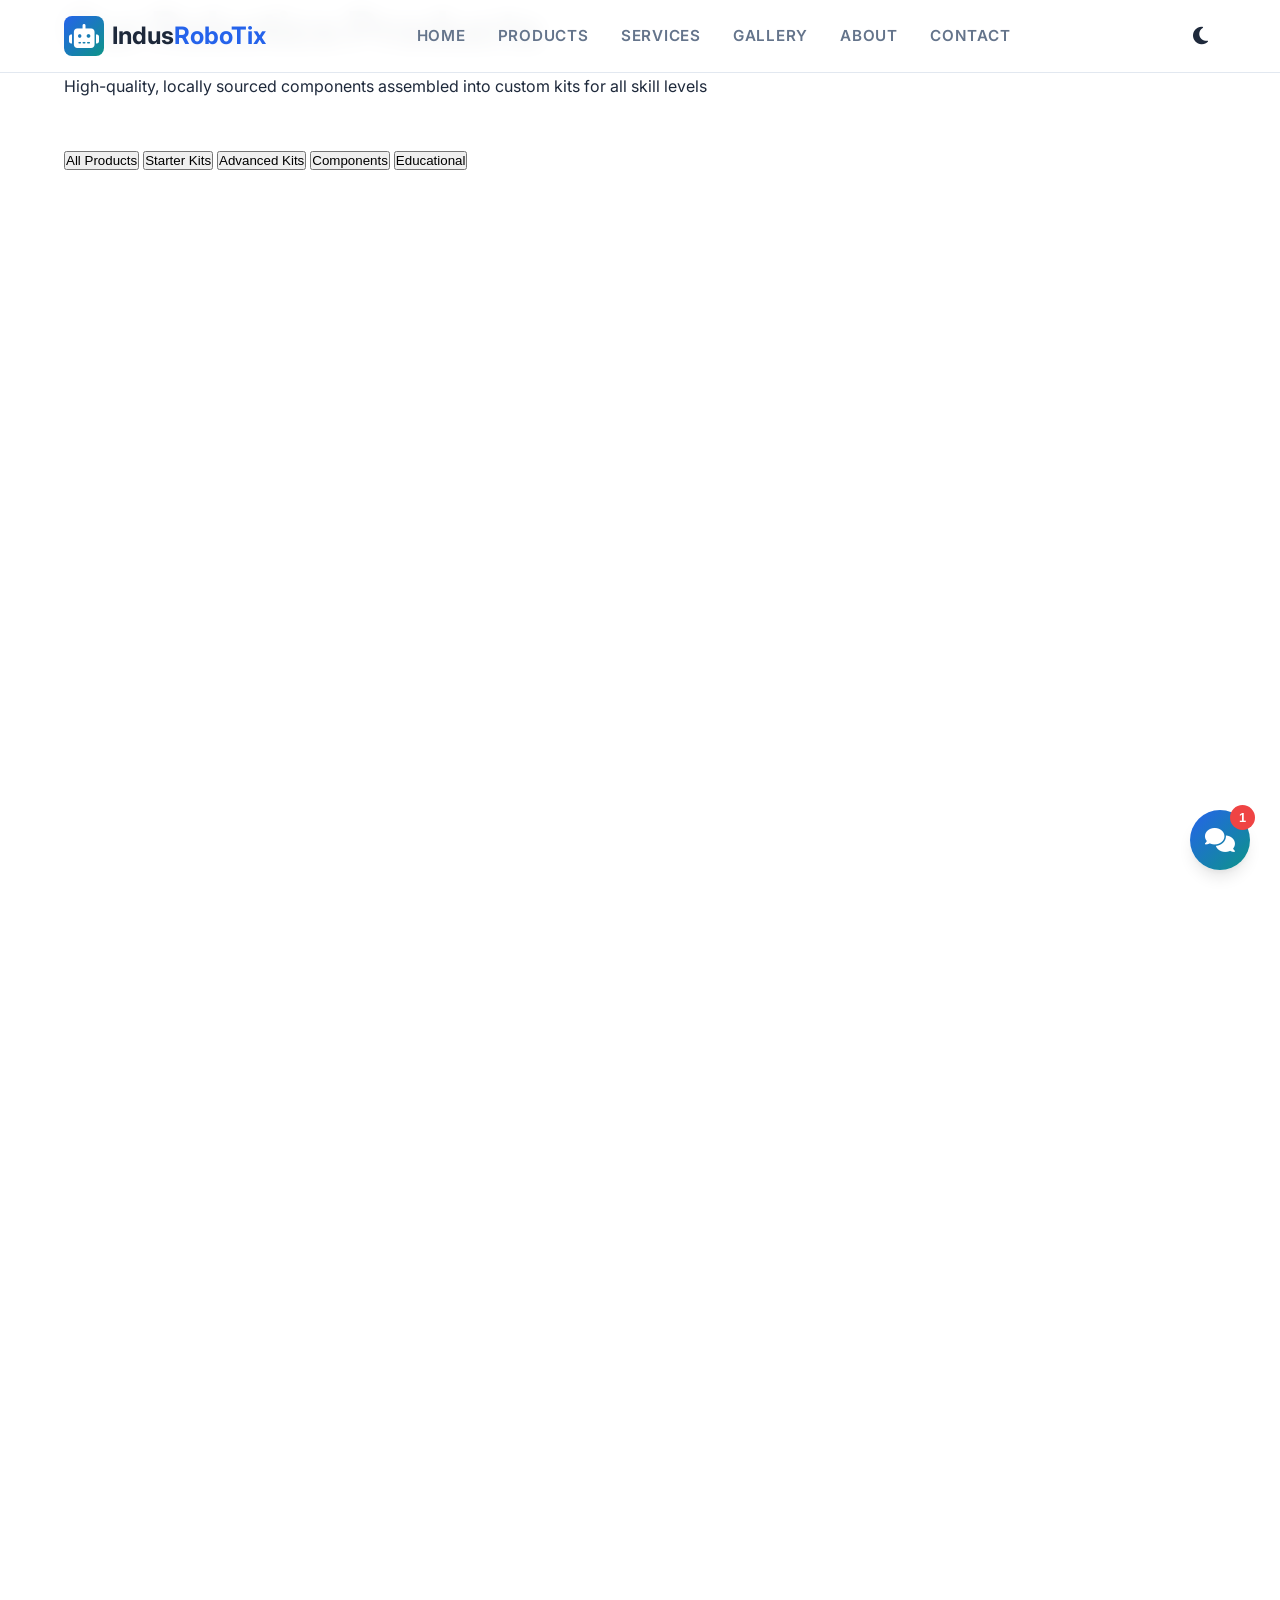
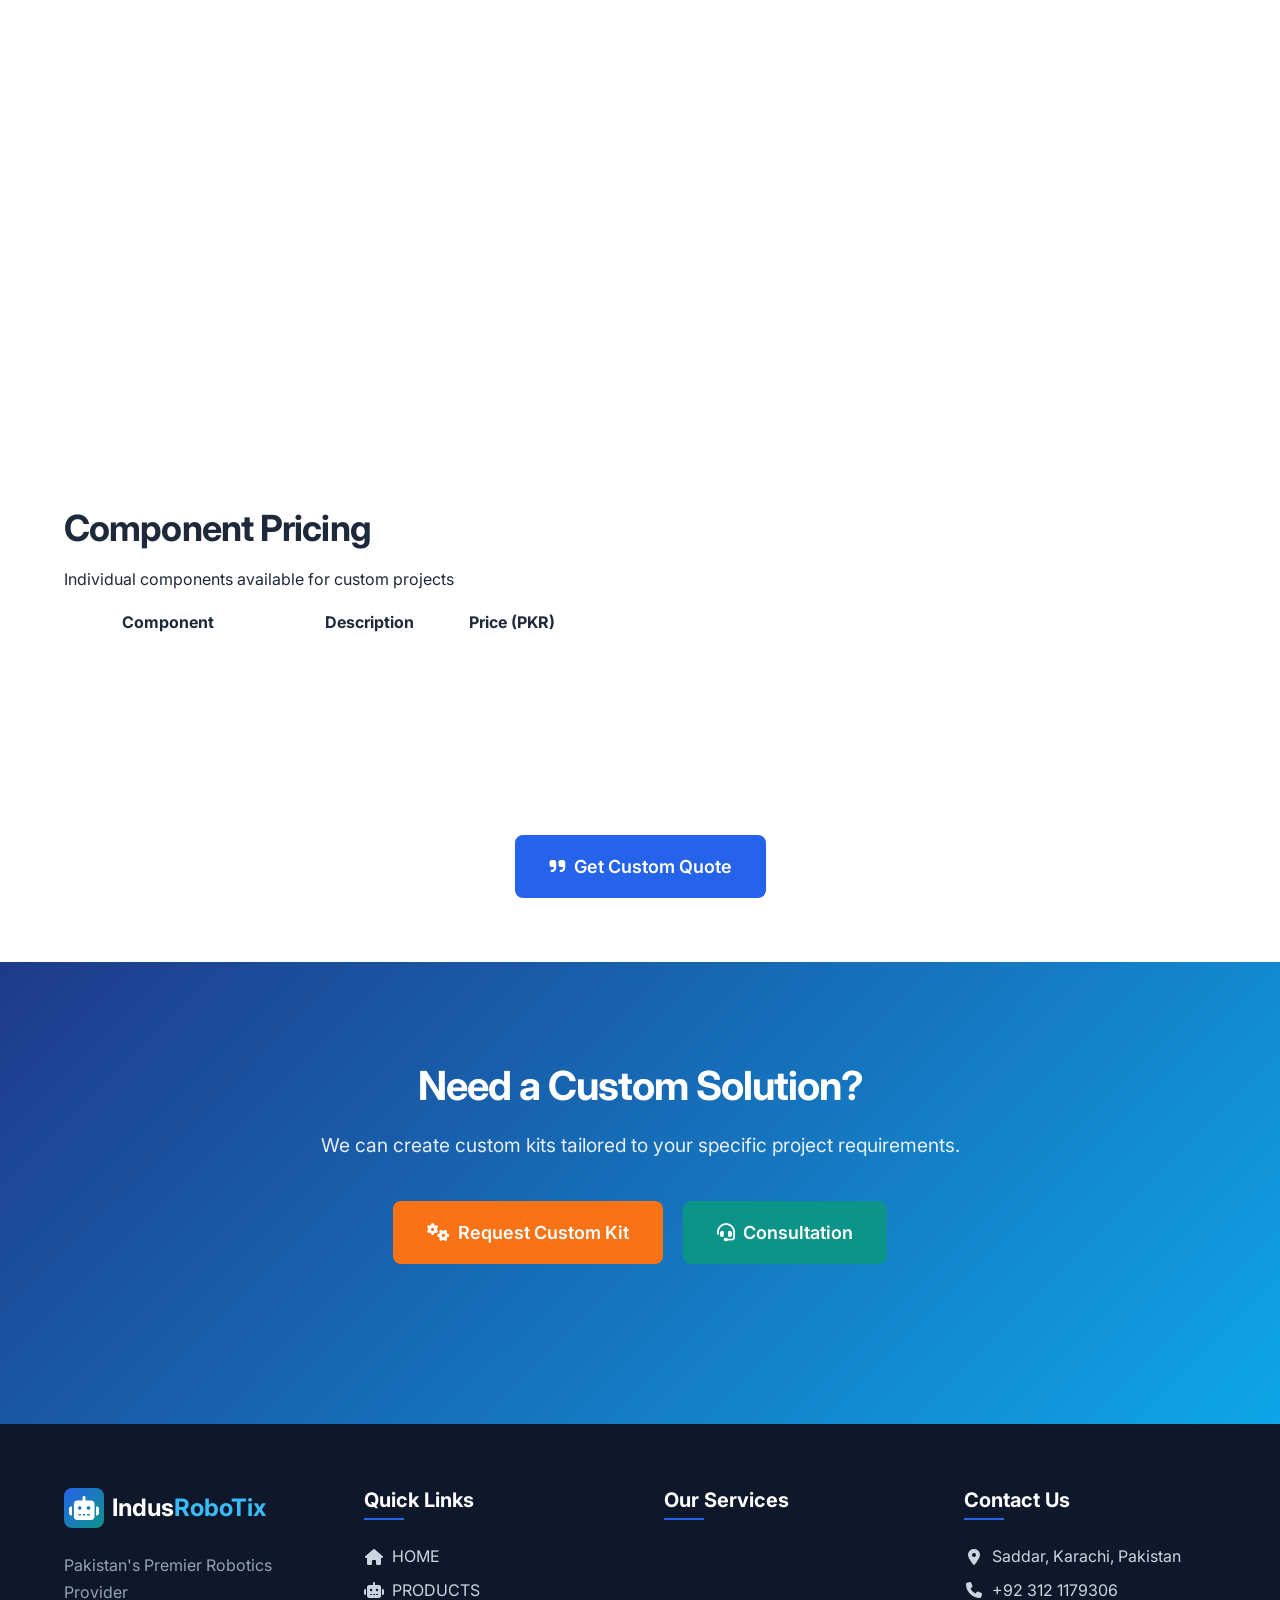
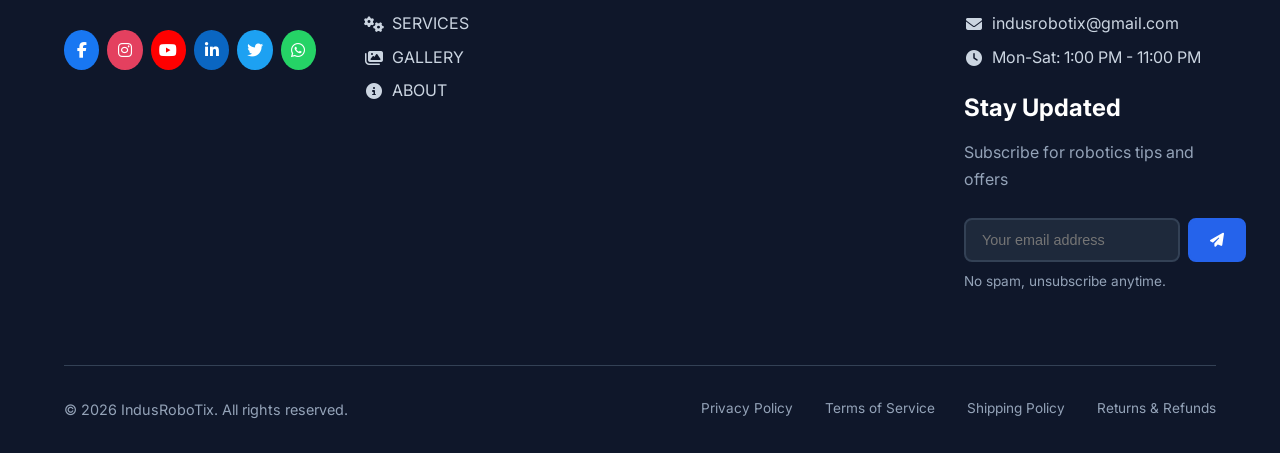
<file: products.html>
<!DOCTYPE html>
<html lang="en">
<head>
    <meta charset="UTF-8">
    <meta name="viewport" content="width=device-width, initial-scale=1.0">
    <title>Products - IndusRoboTix Robotics Kits</title>
    
    <!-- SEO Meta Tags -->
    <meta name="description" content="Explore our range of robotics kits and components. Starter kits, advanced robotics, and custom solutions for all skill levels.">
    <meta name="keywords" content="robotics kits, Arduino kits, ESP32 kits, line follower robot, educational robotics, Pakistan robotics">
    
    <!-- Stylesheets -->
    <link rel="stylesheet" href="assets/css/style.css">
    <link rel="stylesheet" href="assets/css/dark-mode.css" id="dark-mode-style" disabled>
    <link rel="stylesheet" href="assets/css/animations.css">
    <link rel="stylesheet" href="assets/css/components.css">
    
    <!-- Fonts & Icons -->
    <link rel="preconnect" href="https://fonts.googleapis.com">
    <link rel="preconnect" href="https://fonts.gstatic.com" crossorigin>
    <link href="https://fonts.googleapis.com/css2?family=Inter:wght@300;400;500;600;700;800&display=swap" rel="stylesheet">
    <link rel="stylesheet" href="https://cdnjs.cloudflare.com/ajax/libs/font-awesome/6.4.0/css/all.min.css">
</head>
<body>
    <!-- Header Container (loaded dynamically) -->
    <div class="navbar-container"></div>

    <!-- Page Header -->
    <header class="page-header">
        <div class="container">
            <h1 class="page-title">Our Robotics Products</h1>
            <p class="page-subtitle">High-quality, locally sourced components assembled into custom kits for all skill levels</p>
        </div>
    </header>

    <!-- Main Content -->
    <main>
        <!-- Products Filter -->
        <section class="filter-section section-sm">
            <div class="container">
                <div class="filter-buttons" id="product-filters">
                    <button class="filter-btn active" data-filter="all">All Products</button>
                    <button class="filter-btn" data-filter="starter">Starter Kits</button>
                    <button class="filter-btn" data-filter="advanced">Advanced Kits</button>
                    <button class="filter-btn" data-filter="components">Components</button>
                    <button class="filter-btn" data-filter="educational">Educational</button>
                </div>
            </div>
        </section>

        <!-- All Products -->
        <section class="products-section section">
            <div class="container">
                <div class="products-grid" id="products-container">
                    <!-- Products loaded dynamically -->
                </div>
            </div>
        </section>

        <!-- Component Pricing -->
        <section class="pricing-section section">
            <div class="container">
                <h2 class="section-title">Component Pricing</h2>
                <p class="section-subtitle">Individual components available for custom projects</p>
                
                <div class="pricing-table">
                    <table>
                        <thead>
                            <tr>
                                <th>Component</th>
                                <th>Description</th>
                                <th>Price (PKR)</th>
                            </tr>
                        </thead>
                        <tbody>
                            <tr>
                                <td>Arduino Uno R3</td>
                                <td>Microcontroller Board</td>
                                <td>2,500</td>
                            </tr>
                            <tr>
                                <td>ESP32 Development Board</td>
                                <td>WiFi & Bluetooth Enabled</td>
                                <td>3,200</td>
                            </tr>
                            <tr>
                                <td>DC Motor (300 RPM)</td>
                                <td>With Encoder</td>
                                <td>800</td>
                            </tr>
                            <tr>
                                <td>Ultrasonic Sensor</td>
                                <td>HC-SR04 Distance Sensor</td>
                                <td>450</td>
                            </tr>
                            <tr>
                                <td>Custom Acrylic Chassis</td>
                                <td>Basic Design (20x15cm)</td>
                                <td>1,500</td>
                            </tr>
                            <tr>
                                <td>Motor Driver (L298N)</td>
                                <td>Dual H-Bridge Driver</td>
                                <td>650</td>
                            </tr>
                        </tbody>
                    </table>
                </div>
                
                <div class="text-center mt-5">
                    <a href="contact.html" class="btn btn-primary btn-large">
                        <i class="fas fa-quote-right"></i> Get Custom Quote
                    </a>
                </div>
            </div>
        </section>

        <!-- CTA Section -->
        <section class="cta-section section">
            <div class="container">
                <div class="cta-content">
                    <h2 class="cta-title">Need a Custom Solution?</h2>
                    <p class="cta-subtitle">We can create custom kits tailored to your specific project requirements.</p>
                    <div class="hero-buttons">
                        <a href="contact.html" class="btn btn-accent btn-large">
                            <i class="fas fa-cogs"></i> Request Custom Kit
                        </a>
                        <a href="services.html" class="btn btn-secondary btn-large">
                            <i class="fas fa-headset"></i> Consultation
                        </a>
                    </div>
                </div>
            </div>
        </section>
    </main>

    <!-- Footer Container (loaded dynamically) -->
    <div class="footer-container"></div>

    <!-- Chatbot Container (loaded dynamically) -->
    <div class="chatbot-container"></div>

    <!-- JavaScript Files -->
    <script src="config.js"></script>
    <script src="assets/js/main.js"></script>
    
    <!-- Page-specific JavaScript -->
    <script>
        // Products page specific functionality
        window.pageInit = function() {
            loadProducts();
            setupProductFilters();
            setupPriceTable();
        };
        
        function loadProducts() {
            const container = document.getElementById('products-container');
            if (!container || !window.SITE_CONFIG) return;
            
            // Extended products list
            const allProducts = [
                ...SITE_CONFIG.products,
                {
                    id: "educational-kit",
                    name: "Educational Robotics Kit",
                    price: "Rs. 12,000",
                    description: "Complete classroom solution with curriculum materials, teacher guides, and group activities.",
                    features: ["Arduino Based", "Curriculum Included", "Group Activities", "Teacher Resources"],
                    badge: "School Package",
                    category: "educational"
                },
                {
                    id: "sensor-kit",
                    name: "Sensor Starter Kit",
                    price: "Rs. 3,200",
                    description: "Collection of essential sensors for robotics projects. Compatible with Arduino and Raspberry Pi.",
                    features: ["8 Different Sensors", "Jumper Wires", "Breadboard", "Tutorials"],
                    badge: "Components",
                    category: "components"
                },
                {
                    id: "motor-bundle",
                    name: "Motor & Driver Bundle",
                    price: "Rs. 4,500",
                    description: "Complete motor setup with drivers and controllers for robotics projects.",
                    features: ["4 DC Motors", "L298N Driver", "Power Supply", "Wiring Harness"],
                    badge: "Components",
                    category: "components"
                },
                {
                    id: "ai-robot",
                    name: "AI Robotics Kit",
                    price: "Rs. 25,000",
                    description: "Advanced kit with computer vision capabilities and machine learning features.",
                    features: ["Raspberry Pi", "Camera Module", "ML Capabilities", "Advanced Sensors"],
                    badge: "Premium",
                    category: "advanced"
                }
            ];
            
            // Display all products
            container.innerHTML = allProducts.map(product => `
                <div class="product-card animate-on-scroll" data-category="${product.category || 'starter'}">
                    <div class="product-badge">${product.badge}</div>
                    <div class="product-image">
                        <i class="fas fa-robot"></i>
                    </div>
                    <div class="product-info">
                        <h3>${product.name}</h3>
                        <p>${product.description}</p>
                        <div class="product-specs">
                            ${product.features.map(feature => `
                                <div class="spec-item">
                                    <i class="fas fa-check"></i> ${feature}
                                </div>
                            `).join('')}
                        </div>
                        <div class="product-footer">
                            <div class="product-price">${product.price}</div>
                            <a href="contact.html?product=${product.id}" class="btn btn-primary btn-small">
                                <i class="fas fa-shopping-cart"></i> Inquire Now
                            </a>
                        </div>
                    </div>
                </div>
            `).join('');
        }
        
        function setupProductFilters() {
            const filterButtons = document.querySelectorAll('.filter-btn');
            const productCards = document.querySelectorAll('.product-card');
            
            filterButtons.forEach(button => {
                button.addEventListener('click', function() {
                    // Remove active class from all buttons
                    filterButtons.forEach(btn => btn.classList.remove('active'));
                    // Add active class to clicked button
                    this.classList.add('active');
                    
                    const filter = this.getAttribute('data-filter');
                    
                    // Show/hide products based on filter
                    productCards.forEach(card => {
                        if (filter === 'all' || card.getAttribute('data-category') === filter) {
                            card.style.display = 'block';
                            setTimeout(() => {
                                card.style.opacity = '1';
                                card.style.transform = 'translateY(0)';
                            }, 10);
                        } else {
                            card.style.opacity = '0';
                            card.style.transform = 'translateY(20px)';
                            setTimeout(() => {
                                card.style.display = 'none';
                            }, 300);
                        }
                    });
                });
            });
        }
        
        function setupPriceTable() {
            const tableRows = document.querySelectorAll('.pricing-table tbody tr');
            tableRows.forEach((row, index) => {
                row.style.animationDelay = `${index * 0.1}s`;
                row.classList.add('animate-on-scroll');
            });
        }
        
        // Handle URL parameters for product filtering
        window.addEventListener('load', () => {
            const urlParams = new URLSearchParams(window.location.search);
            const searchQuery = urlParams.get('search');
            const category = urlParams.get('category');
            
            if (searchQuery) {
                document.getElementById('global-search').value = searchQuery;
                filterProductsBySearch(searchQuery);
            }
            
            if (category) {
                const filterBtn = document.querySelector(`.filter-btn[data-filter="${category}"]`);
                if (filterBtn) {
                    filterBtn.click();
                }
            }
        });
        
        function filterProductsBySearch(query) {
            const productCards = document.querySelectorAll('.product-card');
            const searchTerm = query.toLowerCase();
            
            productCards.forEach(card => {
                const title = card.querySelector('h3').textContent.toLowerCase();
                const description = card.querySelector('p').textContent.toLowerCase();
                const features = card.querySelectorAll('.spec-item');
                let hasFeatureMatch = false;
                
                features.forEach(feature => {
                    if (feature.textContent.toLowerCase().includes(searchTerm)) {
                        hasFeatureMatch = true;
                    }
                });
                
                if (title.includes(searchTerm) || description.includes(searchTerm) || hasFeatureMatch) {
                    card.style.display = 'block';
                    setTimeout(() => {
                        card.style.opacity = '1';
                        card.style.transform = 'translateY(0)';
                    }, 10);
                } else {
                    card.style.opacity = '0';
                    card.style.transform = 'translateY(20px)';
                    setTimeout(() => {
                        card.style.display = 'none';
                    }, 300);
                }
            });
        }
    </script>
</body>
</html>
</file>
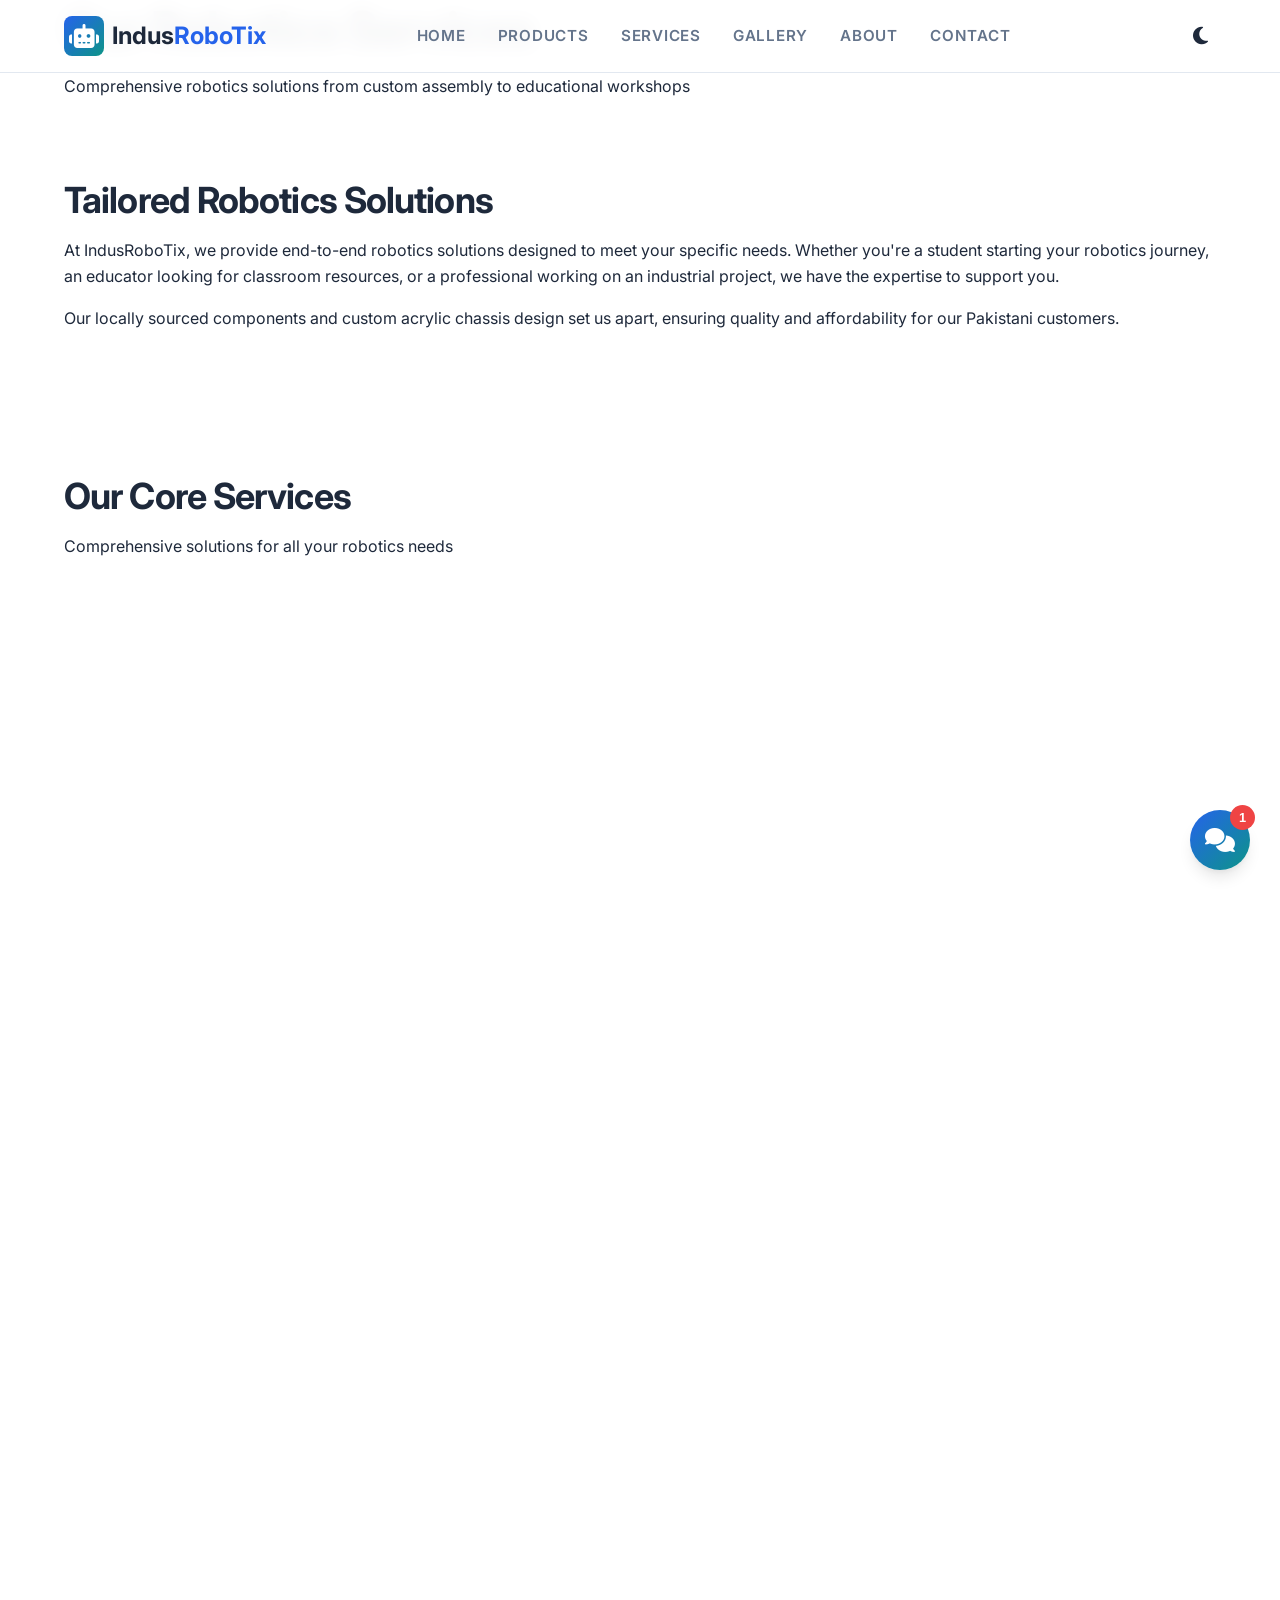
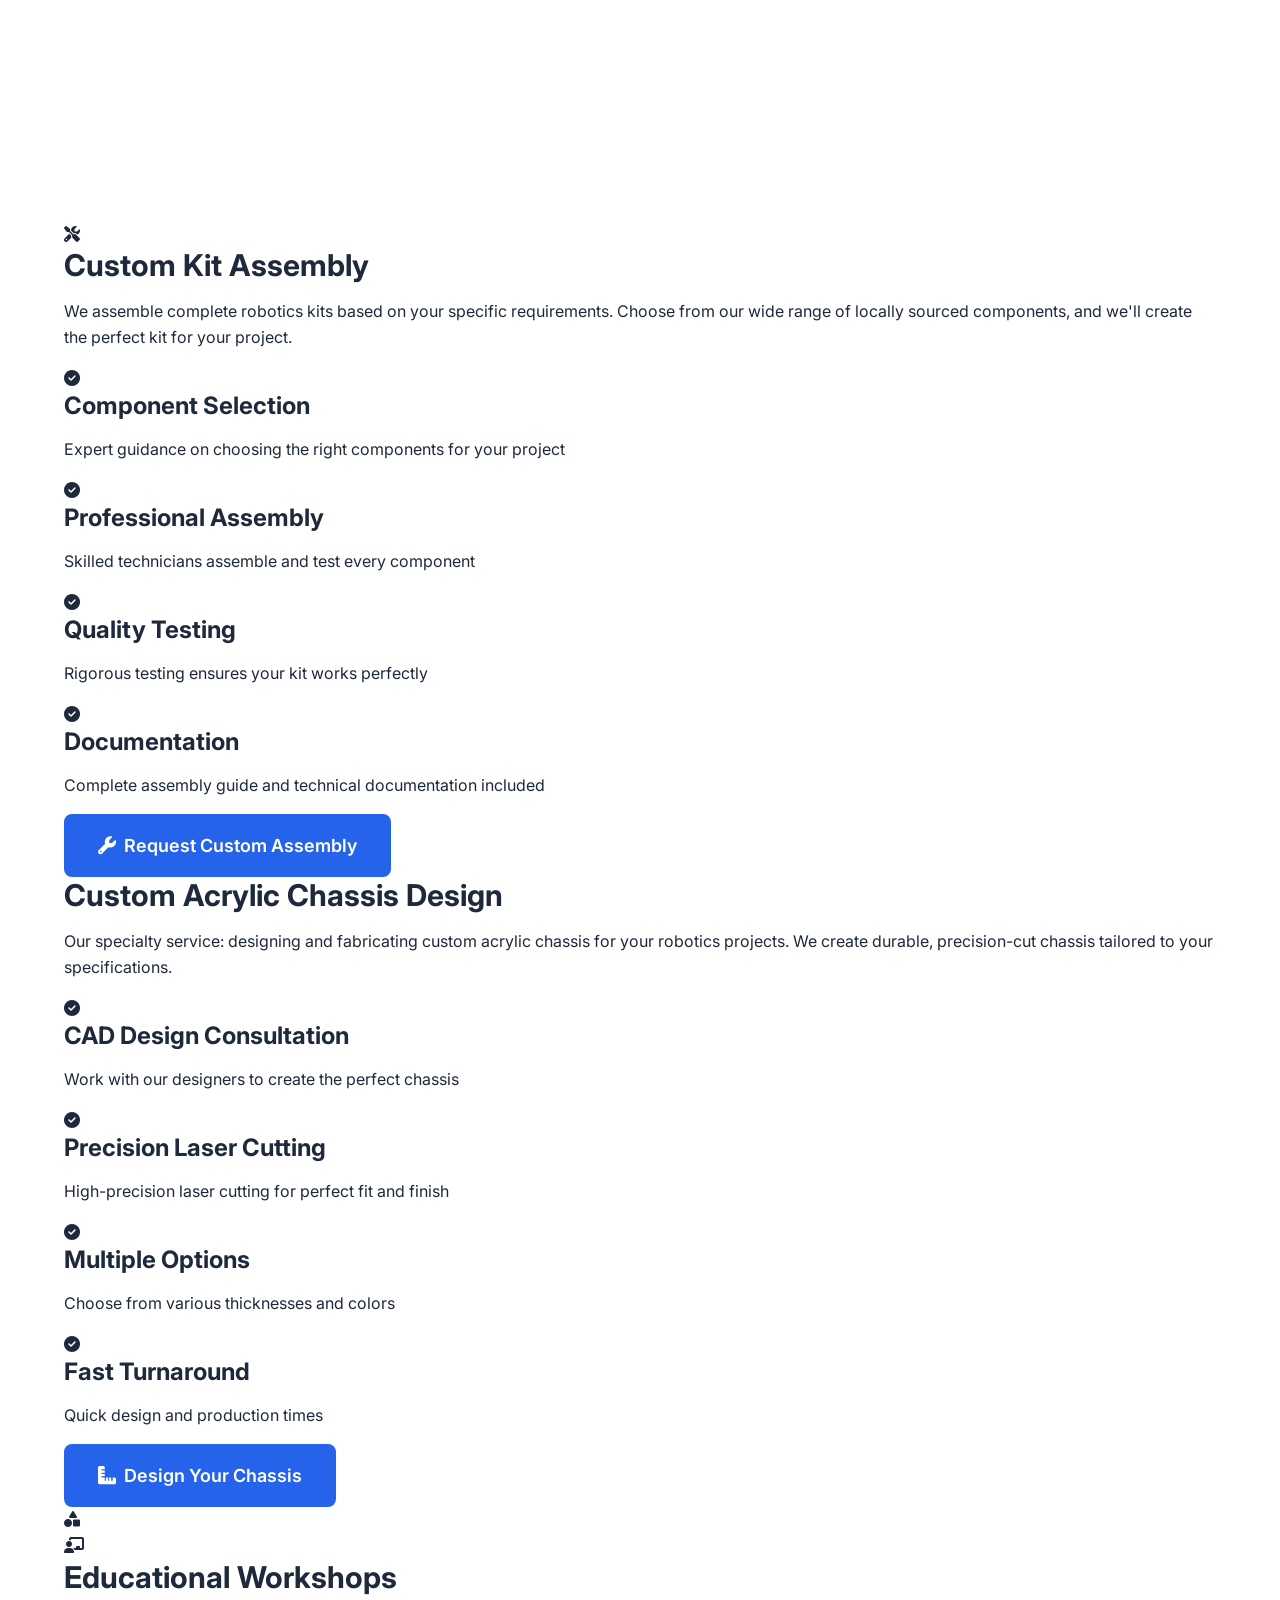
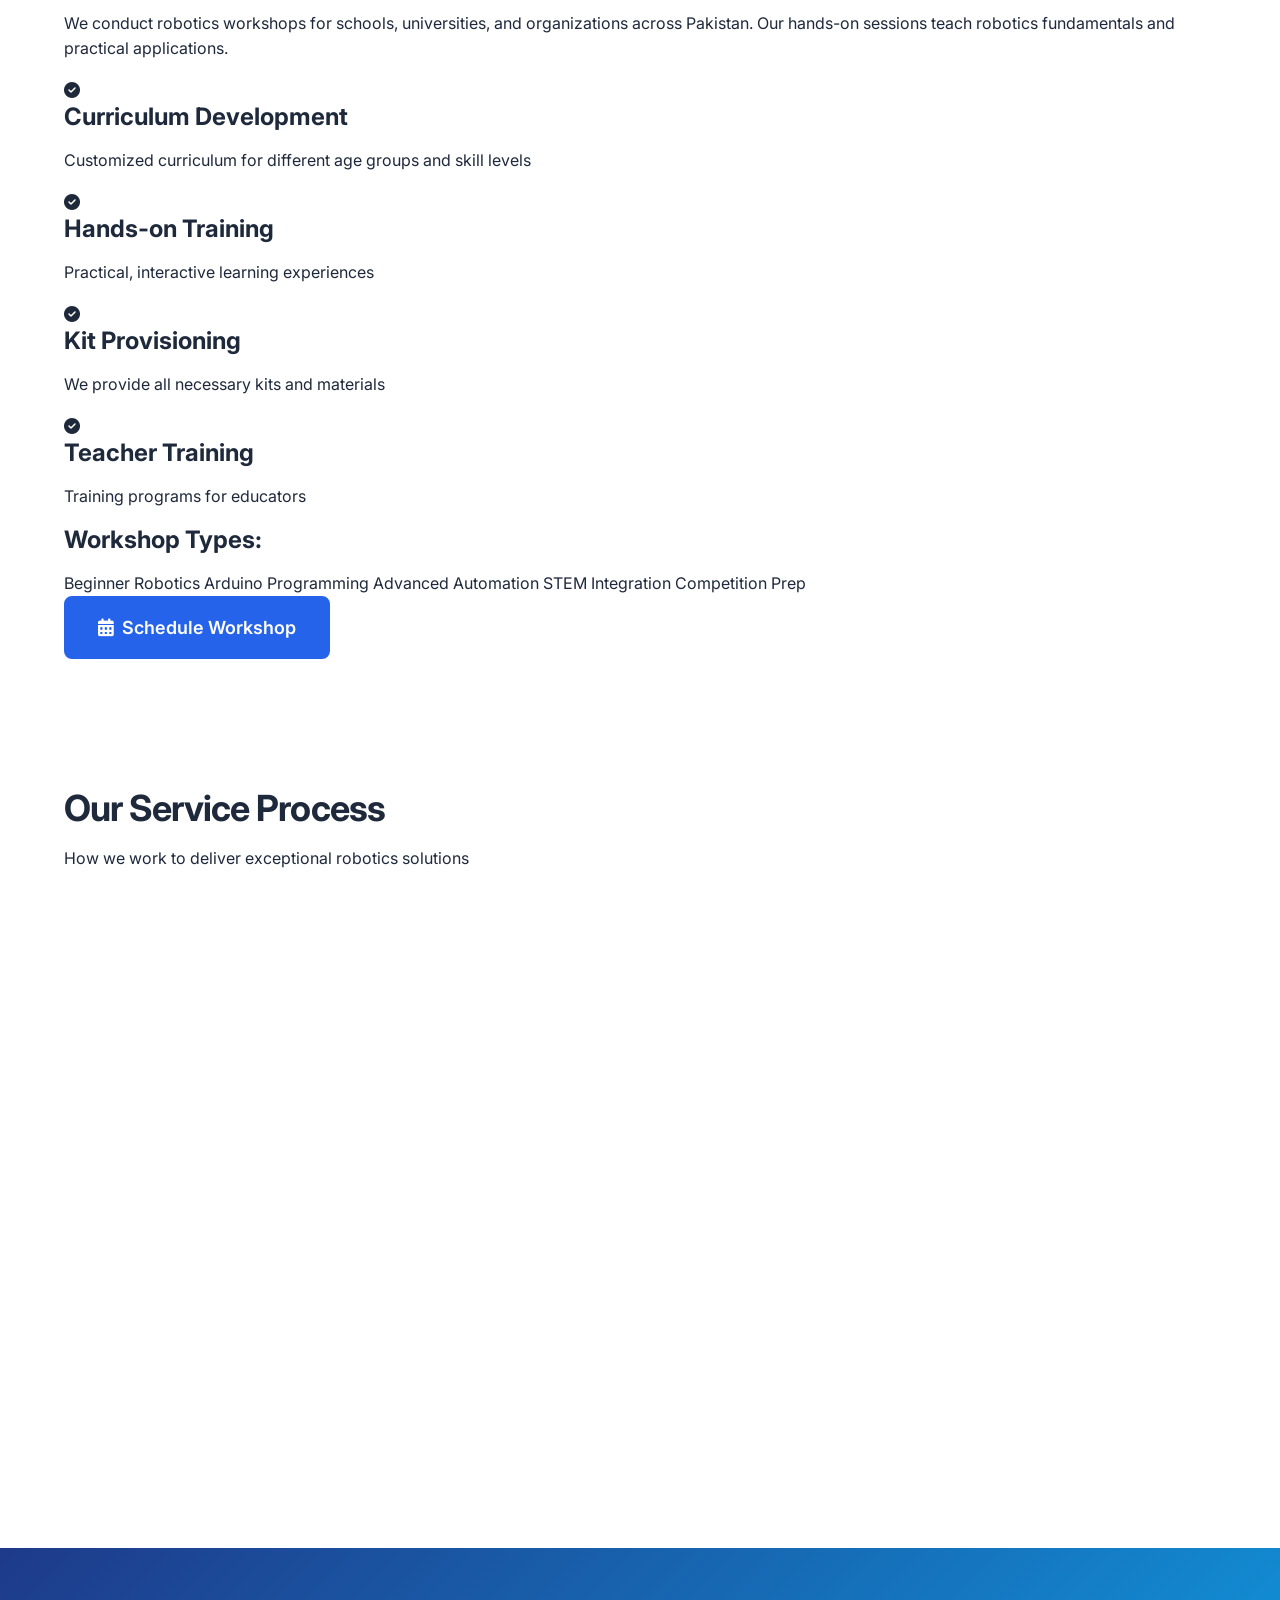
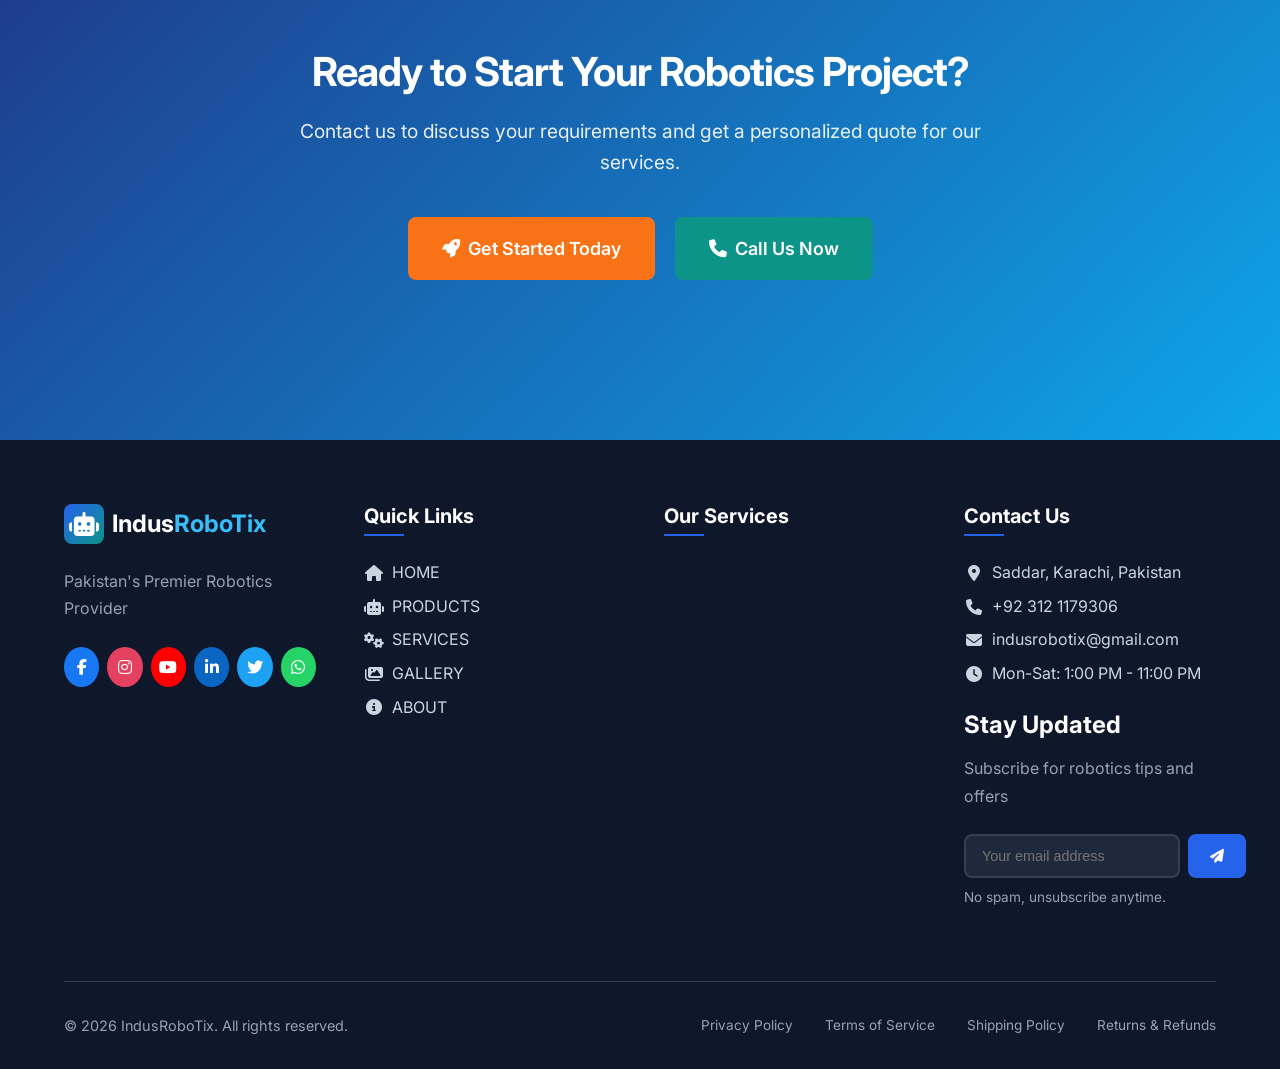
<file: services.html>
<!DOCTYPE html>
<html lang="en">
<head>
    <meta charset="UTF-8">
    <meta name="viewport" content="width=device-width, initial-scale=1.0">
    <title>Services - IndusRoboTix Custom Robotics Solutions</title>
    
    <!-- SEO Meta Tags -->
    <meta name="description" content="Custom robotics solutions including kit assembly, chassis design, workshops, and technical consultation. Serving Pakistan's STEM community.">
    <meta name="keywords" content="robotics services, custom kit assembly, chassis design, robotics workshops, technical consultation, Pakistan robotics">
    
    <!-- Stylesheets -->
    <link rel="stylesheet" href="assets/css/style.css">
    <link rel="stylesheet" href="assets/css/dark-mode.css" id="dark-mode-style" disabled>
    <link rel="stylesheet" href="assets/css/animations.css">
    <link rel="stylesheet" href="assets/css/components.css">
    
    <!-- Fonts & Icons -->
    <link rel="preconnect" href="https://fonts.googleapis.com">
    <link rel="preconnect" href="https://fonts.gstatic.com" crossorigin>
    <link href="https://fonts.googleapis.com/css2?family=Inter:wght@300;400;500;600;700;800&display=swap" rel="stylesheet">
    <link rel="stylesheet" href="https://cdnjs.cloudflare.com/ajax/libs/font-awesome/6.4.0/css/all.min.css">
</head>
<body>
    <!-- Header Container (loaded dynamically) -->
    <div class="navbar-container"></div>

    <!-- Page Header -->
    <header class="page-header">
        <div class="container">
            <h1 class="page-title">Our Robotics Services</h1>
            <p class="page-subtitle">Comprehensive robotics solutions from custom assembly to educational workshops</p>
        </div>
    </header>

    <!-- Main Content -->
    <main>
        <!-- Services Introduction -->
        <section class="intro-section section">
            <div class="container">
                <div class="intro-content">
                    <h2>Tailored Robotics Solutions</h2>
                    <p>At IndusRoboTix, we provide end-to-end robotics solutions designed to meet your specific needs. Whether you're a student starting your robotics journey, an educator looking for classroom resources, or a professional working on an industrial project, we have the expertise to support you.</p>
                    <p>Our locally sourced components and custom acrylic chassis design set us apart, ensuring quality and affordability for our Pakistani customers.</p>
                </div>
            </div>
        </section>

        <!-- Main Services -->
        <section class="services-main section">
            <div class="container">
                <h2 class="section-title">Our Core Services</h2>
                <p class="section-subtitle">Comprehensive solutions for all your robotics needs</p>
                
                <div class="services-grid" id="services-container">
                    <!-- Services loaded dynamically -->
                </div>
            </div>
        </section>

        <!-- Detailed Services -->
        <section class="detailed-services section">
            <div class="container">
                <!-- Custom Kit Assembly -->
                <div class="service-detail-card">
                    <div class="service-detail-image">
                        <i class="fas fa-tools service-detail-icon"></i>
                    </div>
                    <div class="service-detail-content">
                        <h3>Custom Kit Assembly</h3>
                        <p>We assemble complete robotics kits based on your specific requirements. Choose from our wide range of locally sourced components, and we'll create the perfect kit for your project.</p>
                        
                        <div class="service-features">
                            <div class="feature-item">
                                <i class="fas fa-check-circle"></i>
                                <div>
                                    <h4>Component Selection</h4>
                                    <p>Expert guidance on choosing the right components for your project</p>
                                </div>
                            </div>
                            <div class="feature-item">
                                <i class="fas fa-check-circle"></i>
                                <div>
                                    <h4>Professional Assembly</h4>
                                    <p>Skilled technicians assemble and test every component</p>
                                </div>
                            </div>
                            <div class="feature-item">
                                <i class="fas fa-check-circle"></i>
                                <div>
                                    <h4>Quality Testing</h4>
                                    <p>Rigorous testing ensures your kit works perfectly</p>
                                </div>
                            </div>
                            <div class="feature-item">
                                <i class="fas fa-check-circle"></i>
                                <div>
                                    <h4>Documentation</h4>
                                    <p>Complete assembly guide and technical documentation included</p>
                                </div>
                            </div>
                        </div>
                        
                        <a href="contact.html?service=custom-assembly" class="btn btn-primary btn-large">
                            <i class="fas fa-wrench"></i> Request Custom Assembly
                        </a>
                    </div>
                </div>
                
                <!-- Custom Chassis Design -->
                <div class="service-detail-card">
                    <div class="service-detail-content">
                        <h3>Custom Acrylic Chassis Design</h3>
                        <p>Our specialty service: designing and fabricating custom acrylic chassis for your robotics projects. We create durable, precision-cut chassis tailored to your specifications.</p>
                        
                        <div class="service-features">
                            <div class="feature-item">
                                <i class="fas fa-check-circle"></i>
                                <div>
                                    <h4>CAD Design Consultation</h4>
                                    <p>Work with our designers to create the perfect chassis</p>
                                </div>
                            </div>
                            <div class="feature-item">
                                <i class="fas fa-check-circle"></i>
                                <div>
                                    <h4>Precision Laser Cutting</h4>
                                    <p>High-precision laser cutting for perfect fit and finish</p>
                                </div>
                            </div>
                            <div class="feature-item">
                                <i class="fas fa-check-circle"></i>
                                <div>
                                    <h4>Multiple Options</h4>
                                    <p>Choose from various thicknesses and colors</p>
                                </div>
                            </div>
                            <div class="feature-item">
                                <i class="fas fa-check-circle"></i>
                                <div>
                                    <h4>Fast Turnaround</h4>
                                    <p>Quick design and production times</p>
                                </div>
                            </div>
                        </div>
                        
                        <a href="contact.html?service=chassis-design" class="btn btn-primary btn-large">
                            <i class="fas fa-ruler-combined"></i> Design Your Chassis
                        </a>
                    </div>
                    <div class="service-detail-image">
                        <i class="fas fa-shapes service-detail-icon"></i>
                    </div>
                </div>
                
                <!-- Educational Workshops -->
                <div class="service-detail-card">
                    <div class="service-detail-image">
                        <i class="fas fa-chalkboard-teacher service-detail-icon"></i>
                    </div>
                    <div class="service-detail-content">
                        <h3>Educational Workshops</h3>
                        <p>We conduct robotics workshops for schools, universities, and organizations across Pakistan. Our hands-on sessions teach robotics fundamentals and practical applications.</p>
                        
                        <div class="service-features">
                            <div class="feature-item">
                                <i class="fas fa-check-circle"></i>
                                <div>
                                    <h4>Curriculum Development</h4>
                                    <p>Customized curriculum for different age groups and skill levels</p>
                                </div>
                            </div>
                            <div class="feature-item">
                                <i class="fas fa-check-circle"></i>
                                <div>
                                    <h4>Hands-on Training</h4>
                                    <p>Practical, interactive learning experiences</p>
                                </div>
                            </div>
                            <div class="feature-item">
                                <i class="fas fa-check-circle"></i>
                                <div>
                                    <h4>Kit Provisioning</h4>
                                    <p>We provide all necessary kits and materials</p>
                                </div>
                            </div>
                            <div class="feature-item">
                                <i class="fas fa-check-circle"></i>
                                <div>
                                    <h4>Teacher Training</h4>
                                    <p>Training programs for educators</p>
                                </div>
                            </div>
                        </div>
                        
                        <div class="workshop-types">
                            <h4>Workshop Types:</h4>
                            <div class="type-tags">
                                <span class="type-tag">Beginner Robotics</span>
                                <span class="type-tag">Arduino Programming</span>
                                <span class="type-tag">Advanced Automation</span>
                                <span class="type-tag">STEM Integration</span>
                                <span class="type-tag">Competition Prep</span>
                            </div>
                        </div>
                        
                        <a href="contact.html?service=workshops" class="btn btn-primary btn-large">
                            <i class="fas fa-calendar-alt"></i> Schedule Workshop
                        </a>
                    </div>
                </div>
            </div>
        </section>

        <!-- Service Process -->
        <section class="process-section section">
            <div class="container">
                <h2 class="section-title">Our Service Process</h2>
                <p class="section-subtitle">How we work to deliver exceptional robotics solutions</p>
                
                <div class="process-steps">
                    <div class="process-step animate-on-scroll">
                        <div class="step-number">1</div>
                        <div class="step-content">
                            <h3>Consultation</h3>
                            <p>We discuss your requirements, budget, and timeline to understand your specific needs</p>
                        </div>
                    </div>
                    
                    <div class="process-step animate-on-scroll">
                        <div class="step-number">2</div>
                        <div class="step-content">
                            <h3>Design & Planning</h3>
                            <p>Our team creates a customized solution with component selection and design specifications</p>
                        </div>
                    </div>
                    
                    <div class="process-step animate-on-scroll">
                        <div class="step-number">3</div>
                        <div class="step-content">
                            <h3>Quotation</h3>
                            <p>You receive a detailed quote with pricing, specifications, and timeline for approval</p>
                        </div>
                    </div>
                    
                    <div class="process-step animate-on-scroll">
                        <div class="step-number">4</div>
                        <div class="step-content">
                            <h3>Assembly & Testing</h3>
                            <p>We source components, assemble your solution, and perform rigorous quality testing</p>
                        </div>
                    </div>
                    
                    <div class="process-step animate-on-scroll">
                        <div class="step-number">5</div>
                        <div class="step-content">
                            <h3>Delivery & Support</h3>
                            <p>Your solution is delivered with complete documentation and ongoing technical support</p>
                        </div>
                    </div>
                </div>
            </div>
        </section>

        <!-- CTA Section -->
        <section class="cta-section section">
            <div class="container">
                <div class="cta-content">
                    <h2 class="cta-title">Ready to Start Your Robotics Project?</h2>
                    <p class="cta-subtitle">Contact us to discuss your requirements and get a personalized quote for our services.</p>
                    <div class="hero-buttons">
                        <a href="contact.html" class="btn btn-accent btn-large">
                            <i class="fas fa-rocket"></i> Get Started Today
                        </a>
                        <a href="tel:+923001234567" class="btn btn-secondary btn-large">
                            <i class="fas fa-phone"></i> Call Us Now
                        </a>
                    </div>
                </div>
            </div>
        </section>
    </main>

    <!-- Footer Container (loaded dynamically) -->
    <div class="footer-container"></div>

    <!-- Chatbot Container (loaded dynamically) -->
    <div class="chatbot-container"></div>

    <!-- JavaScript Files -->
    <script src="config.js"></script>
    <script src="assets/js/main.js"></script>
    
    <!-- Page-specific JavaScript -->
    <script>
        // Services page specific functionality
        window.pageInit = function() {
            loadServices();
            setupServiceCards();
        };
        
        function loadServices() {
            const container = document.getElementById('services-container');
            if (!container || !window.SITE_CONFIG) return;
            
            const extendedServices = [
                ...SITE_CONFIG.services,
                {
                    name: "Technical Consultation",
                    icon: "fa-headset",
                    description: "Get expert advice for your robotics projects, from component selection to troubleshooting."
                },
                {
                    name: "Bulk Orders",
                    icon: "fa-boxes",
                    description: "Special pricing and solutions for educational institutions and businesses."
                },
                {
                    name: "Workshops",
                    icon: "fa-chalkboard-teacher",
                    description: "Hands-on robotics training for schools, universities, and organizations."
                },
                {
                    name: "Repair & Maintenance",
                    icon: "fa-wrench",
                    description: "Professional repair services for robotics kits and components."
                }
            ];
            
            container.innerHTML = extendedServices.map(service => `
                <div class="service-card animate-on-scroll">
                    <div class="service-icon">
                        <i class="fas ${service.icon}"></i>
                    </div>
                    <h3>${service.name}</h3>
                    <p>${service.description}</p>
                    <a href="contact.html?service=${service.name.toLowerCase().replace(/\s+/g, '-')}" class="btn btn-small btn-secondary" style="margin-top: 15px;">
                        Learn More
                    </a>
                </div>
            `).join('');
        }
        
        function setupServiceCards() {
            const serviceCards = document.querySelectorAll('.service-card');
            serviceCards.forEach((card, index) => {
                card.style.animationDelay = `${index * 0.1}s`;
            });
            
            const processSteps = document.querySelectorAll('.process-step');
            processSteps.forEach((step, index) => {
                step.style.animationDelay = `${index * 0.2}s`;
            });
        }
    </script>
</body>
</html>
</file>
<file: assets/css/style.css>
/* ============================================
   IndusRoboTix - Main Stylesheet
   Version: 1.0
   Author: Furqan Khatti
   Last Updated: 2024
   ============================================ */

/* ============================================
   1. RESET & BASE STYLES
   ============================================ */
* {
    margin: 0;
    padding: 0;
    box-sizing: border-box;
}

:root {
    /* Primary Colors */
    --primary-blue: #2563eb;
    --secondary-teal: #0d9488;
    --accent-orange: #f97316;
    
    /* Neutral Colors */
    --light-blue: #dbeafe;
    --dark-text: #1e293b;
    --light-text: #64748b;
    --border-color: #e2e8f0;
    --white: #ffffff;
    --light-bg: #f8fafc;
    --dark-bg: #0f172a;
    
    /* UI Properties */
    --shadow-sm: 0 1px 2px 0 rgba(0, 0, 0, 0.05);
    --shadow: 0 4px 6px -1px rgba(0, 0, 0, 0.1), 0 2px 4px -1px rgba(0, 0, 0, 0.06);
    --shadow-md: 0 6px 8px -1px rgba(0, 0, 0, 0.1), 0 4px 6px -1px rgba(0, 0, 0, 0.06);
    --shadow-lg: 0 10px 15px -3px rgba(0, 0, 0, 0.1), 0 4px 6px -2px rgba(0, 0, 0, 0.05);
    --shadow-xl: 0 20px 25px -5px rgba(0, 0, 0, 0.1), 0 10px 10px -5px rgba(0, 0, 0, 0.04);
    
    /* Border Radius */
    --radius-sm: 4px;
    --radius: 8px;
    --radius-md: 12px;
    --radius-lg: 16px;
    --radius-xl: 24px;
    --radius-full: 9999px;
    
    /* Transitions */
    --transition-fast: 150ms ease;
    --transition: 300ms ease;
    --transition-slow: 500ms ease;
    
    /* Spacing */
    --space-xs: 0.25rem;
    --space-sm: 0.5rem;
    --space-md: 1rem;
    --space-lg: 1.5rem;
    --space-xl: 2rem;
    --space-2xl: 3rem;
    --space-3xl: 4rem;
    
    /* Typography */
    --font-sans: 'Inter', -apple-system, BlinkMacSystemFont, 'Segoe UI', Roboto, sans-serif;
    --font-mono: 'SFMono-Regular', Consolas, 'Liberation Mono', Menlo, monospace;
    
    /* Container Widths */
    --container-sm: 640px;
    --container-md: 768px;
    --container-lg: 1024px;
    --container-xl: 1200px;
    --container-2xl: 1400px;
}

html {
    font-size: 16px;
    scroll-behavior: smooth;
}

body {
    font-family: var(--font-sans);
    line-height: 1.6;
    color: var(--dark-text);
    background-color: var(--white);
    -webkit-font-smoothing: antialiased;
    -moz-osx-font-smoothing: grayscale;
}

/* ============================================
   2. TYPOGRAPHY
   ============================================ */
h1, h2, h3, h4, h5, h6 {
    font-weight: 700;
    line-height: 1.2;
    margin-bottom: var(--space-md);
    color: inherit;
}

h1 {
    font-size: 3rem;
    letter-spacing: -0.025em;
}

h2 {
    font-size: 2.25rem;
    letter-spacing: -0.025em;
}

h3 {
    font-size: 1.875rem;
}

h4 {
    font-size: 1.5rem;
}

h5 {
    font-size: 1.25rem;
}

h6 {
    font-size: 1rem;
}

p {
    margin-bottom: var(--space-md);
}

a {
    color: var(--primary-blue);
    text-decoration: none;
    transition: color var(--transition-fast);
}

a:hover {
    color: #1d4ed8;
}

.text-center {
    text-align: center;
}

.text-left {
    text-align: left;
}

.text-right {
    text-align: right;
}

/* ============================================
   3. LAYOUT & CONTAINERS
   ============================================ */
.container {
    width: 100%;
    max-width: var(--container-xl);
    margin: 0 auto;
    padding: 0 var(--space-lg);
}

@media (max-width: 768px) {
    .container {
        padding: 0 var(--space-md);
    }
}

.section {
    padding: var(--space-3xl) 0;
}

.section-sm {
    padding: var(--space-xl) 0;
}

.section-lg {
    padding: var(--space-3xl) 0;
}

/* ============================================
   4. BUTTONS
   ============================================ */
.btn {
    display: inline-flex;
    align-items: center;
    justify-content: center;
    gap: var(--space-sm);
    padding: 0.75rem 1.5rem;
    font-size: 1rem;
    font-weight: 600;
    line-height: 1.5;
    text-align: center;
    text-decoration: none;
    white-space: nowrap;
    border-radius: var(--radius);
    border: 2px solid transparent;
    cursor: pointer;
    transition: all var(--transition);
    user-select: none;
}

.btn:hover {
    transform: translateY(-2px);
    box-shadow: var(--shadow-lg);
}

.btn:active {
    transform: translateY(0);
}

.btn:focus {
    outline: 2px solid transparent;
    outline-offset: 2px;
    box-shadow: 0 0 0 3px rgba(37, 99, 235, 0.3);
}

.btn-primary {
    background-color: var(--primary-blue);
    color: var(--white);
    border-color: var(--primary-blue);
}

.btn-primary:hover {
    background-color: #1d4ed8;
    border-color: #1d4ed8;
}

.btn-secondary {
    background-color: var(--secondary-teal);
    color: var(--white);
    border-color: var(--secondary-teal);
}

.btn-secondary:hover {
    background-color: #0f766e;
    border-color: #0f766e;
}

.btn-accent {
    background-color: var(--accent-orange);
    color: var(--white);
    border-color: var(--accent-orange);
}

.btn-accent:hover {
    background-color: #ea580c;
    border-color: #ea580c;
}

.btn-outline {
    background-color: transparent;
    color: var(--primary-blue);
    border-color: var(--primary-blue);
}

.btn-outline:hover {
    background-color: var(--primary-blue);
    color: var(--white);
}

.btn-ghost {
    background-color: transparent;
    color: var(--dark-text);
    border-color: transparent;
}

.btn-ghost:hover {
    background-color: rgba(0, 0, 0, 0.05);
}

.btn-large {
    padding: 1rem 2rem;
    font-size: 1.125rem;
}

.btn-small {
    padding: 0.5rem 1rem;
    font-size: 0.875rem;
}

.btn-full {
    width: 100%;
}

.btn:disabled,
.btn.disabled {
    opacity: 0.5;
    cursor: not-allowed;
    transform: none;
}

/* ============================================
   5. NAVIGATION
   ============================================ */
.navbar {
    position: fixed;
    top: 0;
    left: 0;
    right: 0;
    z-index: 1000;
    background-color: rgba(255, 255, 255, 0.95);
    backdrop-filter: blur(10px);
    border-bottom: 1px solid var(--border-color);
    padding: 1rem 0;
    transition: all var(--transition);
}

.navbar.scrolled {
    padding: 0.75rem 0;
    box-shadow: var(--shadow);
}

.navbar .container {
    display: flex;
    align-items: center;
    justify-content: space-between;
}

/* Logo */
.logo {
    display: flex;
    align-items: center;
    gap: var(--space-sm);
    text-decoration: none;
    font-weight: 700;
    font-size: 1.5rem;
    color: var(--dark-text);
}

.logo-icon {
    width: 40px;
    height: 40px;
    background: linear-gradient(135deg, var(--primary-blue), var(--secondary-teal));
    border-radius: var(--radius);
    display: flex;
    align-items: center;
    justify-content: center;
    color: white;
    font-size: 1.5rem;
}

.logo-highlight {
    color: var(--primary-blue);
}

/* Navigation Menu */
.nav-menu {
    display: flex;
    list-style: none;
    gap: var(--space-xl);
    margin: 0;
    padding: 0;
}

.nav-menu li {
    margin: 0;
}

.nav-menu a {
    color: var(--light-text);
    text-decoration: none;
    font-weight: 600;
    font-size: 0.95rem;
    text-transform: uppercase;
    letter-spacing: 0.05em;
    padding: 0.5rem 0;
    position: relative;
    transition: color var(--transition);
}

.nav-menu a:hover,
.nav-menu a.active {
    color: var(--primary-blue);
}

.nav-menu a::after {
    content: '';
    position: absolute;
    bottom: 0;
    left: 0;
    width: 0;
    height: 2px;
    background-color: var(--primary-blue);
    transition: width var(--transition);
}

.nav-menu a:hover::after,
.nav-menu a.active::after {
    width: 100%;
}

/* Mobile Menu Toggle */
.menu-toggle {
    display: none;
    background: none;
    border: none;
    color: var(--dark-text);
    font-size: 1.5rem;
    cursor: pointer;
    padding: 0.5rem;
    transition: color var(--transition);
}

.menu-toggle:hover {
    color: var(--primary-blue);
}

.menu-toggle.active i::before {
    content: '\f00d';
}

/* Dark Mode Toggle */
.dark-mode-toggle {
    background: none;
    border: none;
    color: var(--dark-text);
    font-size: 1.25rem;
    cursor: pointer;
    padding: 0.5rem;
    border-radius: var(--radius);
    transition: all var(--transition);
    display: flex;
    align-items: center;
    gap: var(--space-sm);
}

.dark-mode-toggle:hover {
    background-color: rgba(0, 0, 0, 0.05);
    color: var(--primary-blue);
}

.dark-mode-toggle.desktop {
    margin-left: var(--space-lg);
}

.mobile-dark-mode {
    display: none;
}

/* ============================================
   6. FOOTER
   ============================================ */
.footer {
    background-color: var(--dark-bg);
    color: var(--white);
    padding: var(--space-3xl) 0 var(--space-xl);
}

.footer-grid {
    display: grid;
    grid-template-columns: repeat(auto-fit, minmax(250px, 1fr));
    gap: var(--space-2xl);
    margin-bottom: var(--space-2xl);
}

.footer-col h3 {
    color: var(--white);
    font-size: 1.25rem;
    margin-bottom: var(--space-lg);
    position: relative;
    padding-bottom: var(--space-sm);
}

.footer-col h3::after {
    content: '';
    position: absolute;
    bottom: 0;
    left: 0;
    width: 40px;
    height: 2px;
    background-color: var(--primary-blue);
}

.footer-col p {
    color: #94a3b8;
    line-height: 1.7;
    margin-bottom: var(--space-lg);
}

.footer-col ul {
    list-style: none;
    padding: 0;
    margin: 0;
}

.footer-col ul li {
    margin-bottom: var(--space-sm);
}

.footer-col ul li a {
    color: #cbd5e1;
    text-decoration: none;
    display: flex;
    align-items: center;
    gap: var(--space-sm);
    transition: all var(--transition);
}

.footer-col ul li a:hover {
    color: var(--white);
    transform: translateX(5px);
}

.footer-col ul li a i {
    width: 20px;
    text-align: center;
}

/* Footer Logo */
.footer .logo {
    color: var(--white);
    margin-bottom: var(--space-lg);
}

.footer .logo-highlight {
    color: #38bdf8;
}

/* Social Links */
.footer-social {
    display: flex;
    gap: var(--space-sm);
    margin-top: var(--space-lg);
}

.social-icon {
    width: 40px;
    height: 40px;
    background-color: #334155;
    border-radius: 50%;
    display: flex;
    align-items: center;
    justify-content: center;
    color: white;
    text-decoration: none;
    transition: all var(--transition);
}

.social-icon:hover {
    background-color: var(--primary-blue);
    transform: translateY(-3px);
}

/* Newsletter */
.newsletter {
    margin-top: var(--space-lg);
}

.newsletter-form {
    display: flex;
    gap: var(--space-sm);
    margin-top: var(--space-md);
}

.newsletter-form input {
    flex: 1;
    padding: 0.75rem 1rem;
    border: 2px solid #334155;
    border-radius: var(--radius);
    background-color: #1e293b;
    color: white;
    font-size: 0.9rem;
    transition: border-color var(--transition);
}

.newsletter-form input:focus {
    outline: none;
    border-color: var(--primary-blue);
}

.newsletter-form .btn-small {
    padding: 0.75rem 1.25rem;
}

.newsletter-note {
    font-size: 0.85rem;
    color: #94a3b8;
    margin-top: var(--space-sm);
}

/* Footer Bottom */
.footer-bottom {
    padding-top: var(--space-xl);
    border-top: 1px solid #334155;
    display: flex;
    justify-content: space-between;
    align-items: center;
    flex-wrap: wrap;
    gap: var(--space-md);
}

.footer-bottom p {
    color: #94a3b8;
    font-size: 0.9rem;
    margin: 0;
}

.footer-links {
    display: flex;
    gap: var(--space-xl);
    flex-wrap: wrap;
}

.footer-links a {
    color: #94a3b8;
    text-decoration: none;
    font-size: 0.85rem;
    transition: color var(--transition);
}

.footer-links a:hover {
    color: var(--white);
}

/* ============================================
   7. CARDS & COMPONENTS
   ============================================ */
.card {
    background: var(--white);
    border-radius: var(--radius-lg);
    overflow: hidden;
    transition: all var(--transition);
    box-shadow: var(--shadow);
    border: 1px solid var(--border-color);
}

.card:hover {
    transform: translateY(-5px);
    box-shadow: var(--shadow-lg);
}

.card-header {
    padding: var(--space-lg);
    border-bottom: 1px solid var(--border-color);
}

.card-body {
    padding: var(--space-lg);
}

.card-footer {
    padding: var(--space-lg);
    border-top: 1px solid var(--border-color);
    background-color: var(--light-bg);
}

/* Product Card */
.product-card {
    background: var(--white);
    border-radius: var(--radius);
    overflow: hidden;
    box-shadow: var(--shadow);
    transition: all var(--transition);
    height: 100%;
    display: flex;
    flex-direction: column;
}

.product-card:hover {
    transform: translateY(-10px);
    box-shadow: var(--shadow-lg);
}

.product-badge {
    position: absolute;
    top: var(--space-md);
    left: var(--space-md);
    background: var(--primary-blue);
    color: var(--white);
    padding: 0.25rem 0.75rem;
    border-radius: var(--radius-full);
    font-size: 0.75rem;
    font-weight: 600;
    z-index: 1;
}

.product-image {
    height: 200px;
    background: linear-gradient(135deg, var(--light-blue) 0%, #e0f2fe 100%);
    display: flex;
    align-items: center;
    justify-content: center;
    position: relative;
    overflow: hidden;
}

.product-image i {
    font-size: 4rem;
    color: var(--primary-blue);
    opacity: 0.7;
}

.product-info {
    padding: var(--space-lg);
    flex: 1;
    display: flex;
    flex-direction: column;
}

.product-info h3 {
    font-size: 1.25rem;
    margin-bottom: var(--space-sm);
}

.product-info p {
    color: var(--light-text);
    line-height: 1.6;
    flex: 1;
}

.product-specs {
    display: flex;
    flex-wrap: wrap;
    gap: var(--space-md);
    margin: var(--space-lg) 0;
}

.spec-item {
    display: flex;
    align-items: center;
    gap: var(--space-xs);
    color: var(--light-text);
    font-size: 0.9rem;
}

.spec-item i {
    color: var(--primary-blue);
}

.product-footer {
    display: flex;
    justify-content: space-between;
    align-items: center;
    padding-top: var(--space-lg);
    border-top: 1px solid var(--border-color);
    margin-top: auto;
}

.product-price {
    font-size: 1.5rem;
    font-weight: 700;
    color: var(--primary-blue);
}

/* Service Card */
.service-card {
    background: var(--white);
    border-radius: var(--radius);
    padding: var(--space-xl);
    text-align: center;
    border: 2px solid transparent;
    transition: all var(--transition);
    box-shadow: var(--shadow);
    height: 100%;
}

.service-card:hover {
    transform: translateY(-5px);
    box-shadow: var(--shadow-lg);
    border-color: var(--primary-blue);
}

.service-icon {
    width: 70px;
    height: 70px;
    background: var(--light-blue);
    border-radius: 20px;
    display: flex;
    align-items: center;
    justify-content: center;
    font-size: 2rem;
    color: var(--primary-blue);
    margin: 0 auto var(--space-lg);
    transition: all var(--transition);
}

.service-card:hover .service-icon {
    transform: scale(1.1);
    background: var(--primary-blue);
    color: white;
}

.service-card h3 {
    font-size: 1.3rem;
    margin-bottom: var(--space-md);
}

.service-card p {
    color: var(--light-text);
    line-height: 1.6;
    margin-bottom: var(--space-lg);
}

/* Testimonial Card */
.testimonial-card {
    background: var(--white);
    border-radius: var(--radius);
    padding: var(--space-xl);
    border: 1px solid var(--border-color);
    transition: all var(--transition);
    height: 100%;
}

.testimonial-card:hover {
    box-shadow: var(--shadow-lg);
}

.testimonial-content {
    color: var(--light-text);
    line-height: 1.7;
    margin-bottom: var(--space-xl);
    font-style: italic;
    position: relative;
    padding-left: var(--space-lg);
}

.testimonial-content::before {
    content: '"';
    position: absolute;
    left: 0;
    top: -10px;
    font-size: 3rem;
    color: var(--primary-blue);
    opacity: 0.3;
    font-family: serif;
}

.testimonial-author {
    display: flex;
    gap: var(--space-md);
    align-items: center;
}

.author-avatar {
    width: 50px;
    height: 50px;
    background: var(--primary-blue);
    color: white;
    border-radius: 50%;
    display: flex;
    align-items: center;
    justify-content: center;
    font-weight: 600;
    font-size: 1.2rem;
    flex-shrink: 0;
}

.author-info h4 {
    font-size: 1.1rem;
    margin-bottom: 0.25rem;
}

.author-info p {
    color: var(--light-text);
    font-size: 0.9rem;
    margin-bottom: 0.5rem;
}

.author-rating {
    color: #fbbf24;
}

/* ============================================
   8. GRIDS & LAYOUTS
   ============================================ */
.grid {
    display: grid;
    gap: var(--space-xl);
}

.grid-2 {
    grid-template-columns: repeat(2, 1fr);
}

.grid-3 {
    grid-template-columns: repeat(3, 1fr);
}

.grid-4 {
    grid-template-columns: repeat(4, 1fr);
}

.products-grid {
    display: grid;
    grid-template-columns: repeat(auto-fit, minmax(300px, 1fr));
    gap: var(--space-xl);
}

.services-grid {
    display: grid;
    grid-template-columns: repeat(auto-fit, minmax(280px, 1fr));
    gap: var(--space-xl);
}

.testimonials-grid {
    display: grid;
    grid-template-columns: repeat(auto-fit, minmax(350px, 1fr));
    gap: var(--space-xl);
}

/* ============================================
   9. FORMS
   ============================================ */
.form-group {
    margin-bottom: var(--space-lg);
}

.form-label {
    display: block;
    margin-bottom: var(--space-sm);
    font-weight: 600;
    color: var(--dark-text);
}

.form-control {
    width: 100%;
    padding: 0.75rem 1rem;
    font-size: 1rem;
    line-height: 1.5;
    color: var(--dark-text);
    background-color: var(--white);
    border: 2px solid var(--border-color);
    border-radius: var(--radius);
    transition: border-color var(--transition);
    font-family: var(--font-sans);
}

.form-control:focus {
    outline: none;
    border-color: var(--primary-blue);
    box-shadow: 0 0 0 3px rgba(37, 99, 235, 0.1);
}

.form-control::placeholder {
    color: #94a3b8;
}

textarea.form-control {
    min-height: 120px;
    resize: vertical;
}

select.form-control {
    appearance: none;
    background-image: url("data:image/svg+xml,%3csvg xmlns='http://www.w3.org/2000/svg' fill='none' viewBox='0 0 20 20'%3e%3cpath stroke='%236b7280' stroke-linecap='round' stroke-linejoin='round' stroke-width='1.5' d='M6 8l4 4 4-4'/%3e%3c/svg%3e");
    background-position: right 0.5rem center;
    background-repeat: no-repeat;
    background-size: 1.5em 1.5em;
    padding-right: 2.5rem;
}

.form-row {
    display: grid;
    grid-template-columns: 1fr 1fr;
    gap: var(--space-lg);
}

.error-message {
    color: #ef4444;
    font-size: 0.875rem;
    margin-top: var(--space-xs);
    display: none;
}

.form-control.error {
    border-color: #ef4444;
}

/* ============================================
   10. UTILITY CLASSES
   ============================================ */
.mt-0 { margin-top: 0 !important; }
.mt-1 { margin-top: var(--space-xs) !important; }
.mt-2 { margin-top: var(--space-sm) !important; }
.mt-3 { margin-top: var(--space-md) !important; }
.mt-4 { margin-top: var(--space-lg) !important; }
.mt-5 { margin-top: var(--space-xl) !important; }

.mb-0 { margin-bottom: 0 !important; }
.mb-1 { margin-bottom: var(--space-xs) !important; }
.mb-2 { margin-bottom: var(--space-sm) !important; }
.mb-3 { margin-bottom: var(--space-md) !important; }
.mb-4 { margin-bottom: var(--space-lg) !important; }
.mb-5 { margin-bottom: var(--space-xl) !important; }

.p-0 { padding: 0 !important; }
.p-1 { padding: var(--space-xs) !important; }
.p-2 { padding: var(--space-sm) !important; }
.p-3 { padding: var(--space-md) !important; }
.p-4 { padding: var(--space-lg) !important; }
.p-5 { padding: var(--space-xl) !important; }

.d-block { display: block !important; }
.d-inline { display: inline !important; }
.d-inline-block { display: inline-block !important; }
.d-flex { display: flex !important; }
.d-grid { display: grid !important; }
.d-none { display: none !important; }

.flex-column { flex-direction: column !important; }
.justify-content-center { justify-content: center !important; }
.justify-content-between { justify-content: space-between !important; }
.align-items-center { align-items: center !important; }

.w-100 { width: 100% !important; }
.h-100 { height: 100% !important; }

.text-primary { color: var(--primary-blue) !important; }
.text-secondary { color: var(--secondary-teal) !important; }
.text-accent { color: var(--accent-orange) !important; }
.text-muted { color: var(--light-text) !important; }
.text-white { color: white !important; }

.bg-primary { background-color: var(--primary-blue) !important; }
.bg-secondary { background-color: var(--secondary-teal) !important; }
.bg-accent { background-color: var(--accent-orange) !important; }
.bg-light { background-color: var(--light-bg) !important; }
.bg-dark { background-color: var(--dark-bg) !important; }
.bg-white { background-color: white !important; }

.rounded { border-radius: var(--radius) !important; }
.rounded-lg { border-radius: var(--radius-lg) !important; }
.rounded-circle { border-radius: 50% !important; }

.shadow { box-shadow: var(--shadow) !important; }
.shadow-lg { box-shadow: var(--shadow-lg) !important; }
.shadow-none { box-shadow: none !important; }

/* ============================================
   11. RESPONSIVE DESIGN
   ============================================ */
@media (max-width: 1024px) {
    h1 { font-size: 2.5rem; }
    h2 { font-size: 2rem; }
    h3 { font-size: 1.5rem; }
    
    .grid-4 {
        grid-template-columns: repeat(2, 1fr);
    }
    
    .services-grid {
        grid-template-columns: repeat(2, 1fr);
    }
}

@media (max-width: 768px) {
    .navbar {
        padding: 0.75rem 0;
    }
    
    .menu-toggle {
        display: block;
    }
    
    .nav-menu {
        position: fixed;
        top: 70px;
        left: 0;
        right: 0;
        background: var(--white);
        flex-direction: column;
        padding: var(--space-lg);
        box-shadow: var(--shadow-lg);
        border-top: 1px solid var(--border-color);
        transform: translateY(-100%);
        opacity: 0;
        visibility: hidden;
        transition: all var(--transition);
        gap: 0;
    }
    
    .nav-menu.active {
        transform: translateY(0);
        opacity: 1;
        visibility: visible;
    }
    
    .nav-menu li {
        margin: 0;
    }
    
    .nav-menu a {
        display: block;
        padding: var(--space-md);
        border-radius: var(--radius);
    }
    
    .nav-menu a:hover {
        background-color: var(--light-bg);
    }
    
    .dark-mode-toggle.desktop {
        display: none;
    }
    
    .mobile-dark-mode {
        display: block;
        margin-top: var(--space-md);
        padding-top: var(--space-md);
        border-top: 1px solid var(--border-color);
    }
    
    .grid-2,
    .grid-3,
    .grid-4 {
        grid-template-columns: 1fr;
    }
    
    .form-row {
        grid-template-columns: 1fr;
        gap: 0;
    }
    
    .products-grid,
    .services-grid,
    .testimonials-grid {
        grid-template-columns: 1fr;
    }
    
    .footer-grid {
        grid-template-columns: 1fr;
        gap: var(--space-xl);
    }
    
    .footer-bottom {
        flex-direction: column;
        text-align: center;
        gap: var(--space-md);
    }
    
    .footer-links {
        justify-content: center;
    }
}

@media (max-width: 480px) {
    h1 { font-size: 2rem; }
    h2 { font-size: 1.75rem; }
    h3 { font-size: 1.25rem; }
    
    .container {
        padding: 0 var(--space-md);
    }
    
    .btn-large {
        padding: 0.875rem 1.5rem;
        font-size: 1rem;
    }
}
</file>
<file: assets/css/dark-mode.css>
/* ============================================
   IndusRoboTix - Dark Mode Styles
   ============================================ */

body.dark-mode {
    color: #e2e8f0;
    background-color: #0f172a;
}

/* Navigation */
body.dark-mode .navbar {
    background-color: rgba(15, 23, 42, 0.95);
    border-bottom-color: #334155;
}

body.dark-mode .logo {
    color: #e2e8f0;
}

body.dark-mode .nav-menu a {
    color: #94a3b8;
}

body.dark-mode .nav-menu a:hover,
body.dark-mode .nav-menu a.active {
    color: #60a5fa;
}

body.dark-mode .menu-toggle {
    color: #e2e8f0;
}

body.dark-mode .dark-mode-toggle {
    color: #e2e8f0;
}

body.dark-mode .dark-mode-toggle:hover {
    background-color: rgba(255, 255, 255, 0.1);
}

/* Page Header */
body.dark-mode .page-header {
    background: linear-gradient(135deg, #0f172a 0%, #1e293b 100%);
}

body.dark-mode .page-subtitle {
    color: #94a3b8;
}

/* Cards & Components */
body.dark-mode .card {
    background: #1e293b;
    border-color: #334155;
}

body.dark-mode .product-card {
    background: #1e293b;
}

body.dark-mode .product-info p {
    color: #cbd5e1;
}

body.dark-mode .product-image {
    background: linear-gradient(135deg, #0f172a 0%, #1e293b 100%);
}

body.dark-mode .product-image i {
    color: #60a5fa;
}

body.dark-mode .product-footer {
    border-color: #334155;
}

body.dark-mode .spec-item {
    color: #94a3b8;
}

body.dark-mode .service-card {
    background: #1e293b;
}

body.dark-mode .service-card:hover {
    border-color: #3b82f6;
}

body.dark-mode .service-icon {
    background: #334155;
    color: #60a5fa;
}

body.dark-mode .service-card p {
    color: #cbd5e1;
}

body.dark-mode .testimonial-card {
    background: #1e293b;
    border-color: #334155;
}

body.dark-mode .testimonial-content {
    color: #cbd5e1;
}

body.dark-mode .author-info p {
    color: #94a3b8;
}

/* Forms */
body.dark-mode .form-control {
    background-color: #334155;
    border-color: #475569;
    color: white;
}

body.dark-mode .form-control:focus {
    border-color: #3b82f6;
    box-shadow: 0 0 0 3px rgba(59, 130, 246, 0.1);
}

body.dark-mode .form-control::placeholder {
    color: #94a3b8;
}

body.dark-mode .form-label {
    color: #e2e8f0;
}

/* Footer */
body.dark-mode .footer {
    background: #0f172a;
}

body.dark-mode .footer-col p {
    color: #94a3b8;
}

body.dark-mode .footer-col ul li a {
    color: #94a3b8;
}

body.dark-mode .footer-col ul li a:hover {
    color: white;
}

body.dark-mode .social-icon {
    background-color: #334155;
}

body.dark-mode .newsletter-form input {
    background-color: #334155;
    border-color: #475569;
}

body.dark-mode .footer-bottom {
    border-color: #334155;
}

body.dark-mode .footer-bottom p {
    color: #94a3b8;
}

body.dark-mode .footer-links a {
    color: #94a3b8;
}

/* Buttons */
body.dark-mode .btn-outline {
    color: #60a5fa;
    border-color: #60a5fa;
}

body.dark-mode .btn-outline:hover {
    background-color: #60a5fa;
    color: white;
}

body.dark-mode .btn-ghost:hover {
    background-color: rgba(255, 255, 255, 0.1);
}

/* Utility Classes */
body.dark-mode .bg-light {
    background-color: #1e293b !important;
}

body.dark-mode .bg-white {
    background-color: #1e293b !important;
}

body.dark-mode .text-muted {
    color: #94a3b8 !important;
}

/* Page-specific dark mode styles will be added in page-specific CSS */
</file>
<file: assets/css/animations.css>
/* ============================================
   IndusRoboTix - Animations
   ============================================ */

/* Fade In */
@keyframes fadeIn {
    from {
        opacity: 0;
    }
    to {
        opacity: 1;
    }
}

.fade-in {
    animation: fadeIn 0.5s ease forwards;
}

/* Slide Up */
@keyframes slideUp {
    from {
        opacity: 0;
        transform: translateY(20px);
    }
    to {
        opacity: 1;
        transform: translateY(0);
    }
}

.slide-up {
    animation: slideUp 0.5s ease forwards;
}

/* Slide In Left */
@keyframes slideInLeft {
    from {
        opacity: 0;
        transform: translateX(-30px);
    }
    to {
        opacity: 1;
        transform: translateX(0);
    }
}

.slide-in-left {
    animation: slideInLeft 0.5s ease forwards;
}

/* Slide In Right */
@keyframes slideInRight {
    from {
        opacity: 0;
        transform: translateX(30px);
    }
    to {
        opacity: 1;
        transform: translateX(0);
    }
}

.slide-in-right {
    animation: slideInRight 0.5s ease forwards;
}

/* Scale Up */
@keyframes scaleUp {
    from {
        opacity: 0;
        transform: scale(0.8);
    }
    to {
        opacity: 1;
        transform: scale(1);
    }
}

.scale-up {
    animation: scaleUp 0.5s ease forwards;
}

/* Floating Animation */
@keyframes float {
    0%, 100% {
        transform: translateY(0);
    }
    50% {
        transform: translateY(-10px);
    }
}

.float {
    animation: float 3s ease-in-out infinite;
}

.float-slow {
    animation: float 6s ease-in-out infinite;
}

.float-fast {
    animation: float 2s ease-in-out infinite;
}

/* Rotate */
@keyframes rotate {
    from {
        transform: rotate(0deg);
    }
    to {
        transform: rotate(360deg);
    }
}

.rotate {
    animation: rotate 20s linear infinite;
}

.rotate-slow {
    animation: rotate 30s linear infinite;
}

/* Pulse */
@keyframes pulse {
    0%, 100% {
        opacity: 1;
    }
    50% {
        opacity: 0.5;
    }
}

.pulse {
    animation: pulse 2s ease-in-out infinite;
}

/* Bounce */
@keyframes bounce {
    0%, 100% {
        transform: translateY(0);
    }
    50% {
        transform: translateY(-10px);
    }
}

.bounce {
    animation: bounce 1s ease infinite;
}

/* Shake */
@keyframes shake {
    0%, 100% {
        transform: translateX(0);
    }
    25% {
        transform: translateX(-5px);
    }
    75% {
        transform: translateX(5px);
    }
}

.shake {
    animation: shake 0.5s ease;
}

/* Staggered Animation Delays */
.delay-1 { animation-delay: 0.1s; }
.delay-2 { animation-delay: 0.2s; }
.delay-3 { animation-delay: 0.3s; }
.delay-4 { animation-delay: 0.4s; }
.delay-5 { animation-delay: 0.5s; }

/* On Scroll Animation */
.animate-on-scroll {
    opacity: 0;
    transform: translateY(20px);
    transition: opacity 0.6s ease, transform 0.6s ease;
}

.animate-on-scroll.animated {
    opacity: 1;
    transform: translateY(0);
}

/* Hover Effects */
.hover-lift {
    transition: transform var(--transition);
}

.hover-lift:hover {
    transform: translateY(-5px);
}

.hover-grow {
    transition: transform var(--transition);
}

.hover-grow:hover {
    transform: scale(1.05);
}

.hover-shadow {
    transition: box-shadow var(--transition);
}

.hover-shadow:hover {
    box-shadow: var(--shadow-lg) !important;
}

/* Loading Animation */
@keyframes spin {
    from {
        transform: rotate(0deg);
    }
    to {
        transform: rotate(360deg);
    }
}

.spinner {
    animation: spin 1s linear infinite;
}

/* Typewriter Effect */
@keyframes typing {
    from {
        width: 0;
    }
    to {
        width: 100%;
    }
}

@keyframes blink {
    50% {
        border-color: transparent;
    }
}

.typewriter {
    overflow: hidden;
    border-right: 3px solid;
    white-space: nowrap;
    animation: typing 3.5s steps(40, end), blink 0.75s step-end infinite;
}
</file>
<file: assets/css/components.css>
/* ============================================
   IndusRoboTix - Component Styles
   ============================================ */

/* ============================================
   1. CHAT WIDGET
   ============================================ */
.live-chat-widget {
    position: fixed;
    bottom: 30px;
    right: 30px;
    z-index: 1000;
}

.chat-toggle {
    width: 60px;
    height: 60px;
    background: linear-gradient(135deg, var(--primary-blue) 0%, var(--secondary-teal) 100%);
    border: none;
    border-radius: 50%;
    color: white;
    font-size: 1.5rem;
    cursor: pointer;
    box-shadow: var(--shadow-lg);
    position: relative;
    transition: all var(--transition);
    display: flex;
    align-items: center;
    justify-content: center;
}

.chat-toggle:hover {
    transform: scale(1.1);
    box-shadow: var(--shadow-xl);
}

.chat-badge {
    position: absolute;
    top: -5px;
    right: -5px;
    background: #ef4444;
    color: white;
    font-size: 0.8rem;
    width: 25px;
    height: 25px;
    border-radius: 50%;
    display: flex;
    align-items: center;
    justify-content: center;
    font-weight: 600;
}

.chat-window {
    position: absolute;
    bottom: 80px;
    right: 0;
    width: 350px;
    background: white;
    border-radius: var(--radius-lg);
    box-shadow: var(--shadow-xl);
    display: none;
    flex-direction: column;
    overflow: hidden;
}

.chat-window.active {
    display: flex;
    animation: slideUp 0.3s ease;
}

@keyframes slideUp {
    from {
        opacity: 0;
        transform: translateY(20px);
    }
    to {
        opacity: 1;
        transform: translateY(0);
    }
}

.chat-header {
    padding: 20px;
    background: linear-gradient(135deg, var(--primary-blue) 0%, var(--secondary-teal) 100%);
    color: white;
    display: flex;
    justify-content: space-between;
    align-items: center;
}

.chat-header h3 {
    color: white;
    font-size: 1.2rem;
    display: flex;
    align-items: center;
    gap: 10px;
}

.chat-close {
    background: none;
    border: none;
    color: white;
    font-size: 1.2rem;
    cursor: pointer;
    padding: 5px;
    border-radius: var(--radius);
    transition: background var(--transition);
}

.chat-close:hover {
    background: rgba(255, 255, 255, 0.1);
}

.chat-body {
    height: 300px;
    padding: 20px;
    overflow-y: auto;
    background: #f8fafc;
}

.chat-message {
    margin-bottom: 15px;
    display: flex;
}

.chat-message.user {
    justify-content: flex-end;
}

.chat-message.bot {
    justify-content: flex-start;
}

.message-content {
    max-width: 80%;
    padding: 12px 16px;
    border-radius: 18px;
    position: relative;
}

.chat-message.user .message-content {
    background: var(--primary-blue);
    color: white;
    border-bottom-right-radius: 4px;
}

.chat-message.bot .message-content {
    background: white;
    color: var(--dark-text);
    border: 1px solid var(--border-color);
    border-bottom-left-radius: 4px;
}

.message-content p {
    margin: 0;
    font-size: 0.95rem;
    line-height: 1.5;
}

.message-time {
    font-size: 0.7rem;
    opacity: 0.7;
    display: block;
    margin-top: 5px;
}

.chat-input {
    padding: 20px;
    border-top: 1px solid var(--border-color);
    display: flex;
    gap: 10px;
}

.chat-input input {
    flex: 1;
    padding: 12px 16px;
    border: 2px solid var(--border-color);
    border-radius: var(--radius);
    font-size: 0.95rem;
    transition: border-color var(--transition);
}

.chat-input input:focus {
    outline: none;
    border-color: var(--primary-blue);
    box-shadow: 0 0 0 3px rgba(37, 99, 235, 0.1);
}

.chat-input button {
    background: var(--primary-blue);
    color: white;
    border: none;
    border-radius: var(--radius);
    width: 46px;
    cursor: pointer;
    transition: background var(--transition);
}

.chat-input button:hover {
    background: var(--secondary-teal);
}

.chat-options {
    padding: 15px 20px;
    border-top: 1px solid var(--border-color);
    background: #f8fafc;
}

.chat-options p {
    font-size: 0.9rem;
    color: #64748b;
    margin-bottom: 10px;
}

.option-buttons {
    display: flex;
    flex-wrap: wrap;
    gap: 8px;
}

.option-btn {
    padding: 8px 12px;
    background: white;
    border: 1px solid var(--border-color);
    border-radius: 20px;
    font-size: 0.85rem;
    color: var(--primary-blue);
    cursor: pointer;
    transition: all var(--transition);
}

.option-btn:hover {
    background: var(--light-blue);
    border-color: var(--primary-blue);
}

/* ============================================
   2. PAGE-SPECIFIC COMPONENTS
   ============================================ */

/* Hero Header */
.hero-header {
    padding: 120px 0 80px;
    background: linear-gradient(135deg, #1e3a8a 0%, #0ea5e9 100%);
    text-align: center;
    color: white;
    position: relative;
    overflow: hidden;
}

.hero-header::before {
    content: '';
    position: absolute;
    top: 0;
    left: 0;
    right: 0;
    bottom: 0;
    background: url('data:image/svg+xml,<svg xmlns="http://www.w3.org/2000/svg" viewBox="0 0 1440 320"><path fill="%23ffffff" fill-opacity="0.1" d="M0,96L48,112C96,128,192,160,288,160C384,160,480,128,576,112C672,96,768,96,864,112C960,128,1056,160,1152,160C1248,160,1344,128,1392,112L1440,96L1440,320L1392,320C1344,320,1248,320,1152,320C1056,320,960,320,864,320C768,320,672,320,576,320C480,320,384,320,288,320C192,320,96,320,48,320L0,320Z"></path></svg>') bottom center no-repeat;
    background-size: cover;
}

.hero-badge {
    display: inline-block;
    background: rgba(255, 255, 255, 0.2);
    backdrop-filter: blur(10px);
    padding: 10px 20px;
    border-radius: 50px;
    margin-bottom: 30px;
    border: 1px solid rgba(255, 255, 255, 0.3);
}

.hero-badge span {
    color: white;
    font-weight: 600;
    font-size: 0.9rem;
    display: flex;
    align-items: center;
    gap: 8px;
}

.hero-header .page-title {
    color: white;
    font-size: 3.5rem;
    max-width: 800px;
    margin-left: auto;
    margin-right: auto;
}

.hero-header .page-subtitle {
    color: rgba(255, 255, 255, 0.9);
    font-size: 1.25rem;
    max-width: 700px;
    margin: 0 auto 40px;
}

.hero-buttons {
    display: flex;
    gap: 20px;
    justify-content: center;
    margin-bottom: 60px;
}

.hero-image-container {
    position: relative;
    height: 200px;
    margin-top: 40px;
}

.floating-elements {
    position: relative;
    width: 100%;
    height: 100%;
}

.floating-gear {
    position: absolute;
    width: 80px;
    height: 80px;
    background: rgba(255, 255, 255, 0.1);
    border-radius: 50%;
    display: flex;
    align-items: center;
    justify-content: center;
    font-size: 2.5rem;
    color: white;
    animation: float 6s ease-in-out infinite;
    backdrop-filter: blur(5px);
    border: 1px solid rgba(255, 255, 255, 0.2);
}

.gear-1 {
    top: 20px;
    left: 15%;
    animation-delay: 0s;
}

.gear-2 {
    top: 40px;
    right: 20%;
    animation-delay: 2s;
}

.gear-3 {
    bottom: 30px;
    left: 50%;
    transform: translateX(-50%);
    animation-delay: 4s;
}

@keyframes float {
    0%, 100% { transform: translateY(0); }
    50% { transform: translateY(-20px); }
}

/* Search Section */
.search-section {
    padding: 30px 0;
    background: white;
    box-shadow: var(--shadow);
    position: relative;
    z-index: 10;
}

.search-container {
    max-width: 800px;
    margin: 0 auto;
    display: flex;
    background: white;
    border: 2px solid var(--border-color);
    border-radius: var(--radius);
    overflow: hidden;
    transition: all var(--transition);
}

.search-container:focus-within {
    border-color: var(--primary-blue);
    box-shadow: 0 0 0 3px rgba(37, 99, 235, 0.1);
}

.search-container i {
    padding: 18px 20px;
    color: var(--light-text);
    font-size: 1.2rem;
}

.search-container input {
    flex: 1;
    border: none;
    padding: 18px 0;
    font-size: 1.1rem;
    font-family: var(--font-sans);
    color: var(--dark-text);
    background: transparent;
}

.search-container input:focus {
    outline: none;
}

.search-container button {
    padding: 0 25px;
    background: var(--primary-blue);
    color: white;
    border: none;
    cursor: pointer;
    transition: background var(--transition);
}

.search-container button:hover {
    background: var(--secondary-teal);
}

/* Stats Section */
.stats-grid {
    display: grid;
    grid-template-columns: repeat(auto-fit, minmax(200px, 1fr));
    gap: 30px;
}

.stat-card {
    background: white;
    padding: 30px;
    border-radius: var(--radius);
    box-shadow: var(--shadow);
    display: flex;
    gap: 20px;
    align-items: center;
    transition: all var(--transition);
}

.stat-card:hover {
    transform: translateY(-5px);
    box-shadow: var(--shadow-lg);
}

.stat-icon {
    width: 70px;
    height: 70px;
    background: var(--light-blue);
    border-radius: 20px;
    display: flex;
    align-items: center;
    justify-content: center;
    font-size: 2rem;
    color: var(--primary-blue);
}

.stat-content {
    flex: 1;
}

.stat-number {
    font-size: 2.5rem;
    font-weight: 800;
    color: var(--primary-blue);
    line-height: 1;
    margin-bottom: 5px;
}

.stat-label {
    font-size: 1rem;
    color: var(--light-text);
    font-weight: 600;
}

/* CTA Section */
.cta-section {
    padding: 100px 0;
    background: linear-gradient(135deg, #1e3a8a 0%, #0ea5e9 100%);
    text-align: center;
    color: white;
}

.cta-title {
    font-size: 2.5rem;
    margin-bottom: 20px;
    color: white;
}

.cta-subtitle {
    font-size: 1.2rem;
    color: rgba(255, 255, 255, 0.9);
    max-width: 700px;
    margin: 0 auto 40px;
    line-height: 1.6;
}

/* ============================================
   3. DARK MODE COMPONENTS
   ============================================ */

body.dark-mode .chat-window {
    background: #1e293b;
}

body.dark-mode .chat-body {
    background: #0f172a;
}

body.dark-mode .chat-message.bot .message-content {
    background: #334155;
    color: #cbd5e1;
    border-color: #475569;
}

body.dark-mode .chat-input input {
    background: #334155;
    border-color: #475569;
    color: white;
}

body.dark-mode .chat-options {
    background: #0f172a;
}

body.dark-mode .chat-options p {
    color: #94a3b8;
}

body.dark-mode .option-btn {
    background: #334155;
    border-color: #475569;
    color: #60a5fa;
}

body.dark-mode .option-btn:hover {
    background: #475569;
    border-color: #60a5fa;
}

body.dark-mode .hero-header {
    background: linear-gradient(135deg, #0f172a 0%, #1e293b 100%);
}

body.dark-mode .search-section {
    background: #1e293b;
}

body.dark-mode .search-container {
    background: #334155;
    border-color: #475569;
}

body.dark-mode .search-container input {
    background: #334155;
    color: white;
}

body.dark-mode .search-container input::placeholder {
    color: #94a3b8;
}

body.dark-mode .stat-card {
    background: #334155;
}

body.dark-mode .stat-icon {
    background: #475569;
    color: #60a5fa;
}

body.dark-mode .stat-label {
    color: #cbd5e1;
}

body.dark-mode .cta-section {
    background: linear-gradient(135deg, #0f172a 0%, #1e293b 100%);
}

/* ============================================
   4. RESPONSIVE COMPONENTS
   ============================================ */

@media (max-width: 768px) {
    .hero-header {
        padding: 100px 0 60px;
    }
    
    .hero-header .page-title {
        font-size: 2.5rem;
    }
    
    .hero-buttons {
        flex-direction: column;
        align-items: center;
        gap: 15px;
    }
    
    .floating-gear {
        width: 60px;
        height: 60px;
        font-size: 2rem;
    }
    
    .stats-grid {
        grid-template-columns: 1fr;
        gap: 20px;
    }
    
    .stat-card {
        flex-direction: column;
        text-align: center;
    }
    
    .chat-window {
        width: calc(100vw - 60px);
        right: 0;
    }
}

@media (max-width: 480px) {
    .hero-header .page-title {
        font-size: 2rem;
    }
    
    .hero-badge span {
        font-size: 0.8rem;
    }
    
    .chat-window {
        width: calc(100vw - 40px);
        bottom: 70px;
    }
}
/* ============================================
   5. CONTACT PAGE COMPONENTS
   ============================================ */

/* Contact Grid */
.contact-grid {
    display: grid;
    grid-template-columns: 1fr 1fr;
    gap: 60px;
}

@media (max-width: 1024px) {
    .contact-grid {
        grid-template-columns: 1fr;
        gap: 40px;
    }
}

.contact-form-container,
.contact-info-container {
    background: white;
    border-radius: var(--radius-lg);
    box-shadow: var(--shadow-xl);
    overflow: hidden;
}

.form-header,
.info-header {
    padding: 30px;
    background: linear-gradient(135deg, var(--primary-blue) 0%, var(--secondary-teal) 100%);
    color: white;
}

.form-header h2,
.info-header h2 {
    color: white;
    font-size: 1.8rem;
    margin-bottom: 10px;
    display: flex;
    align-items: center;
    gap: 10px;
}

.form-header p,
.info-header p {
    opacity: 0.9;
    font-size: 1rem;
}

.contact-form {
    padding: 30px;
}

.form-footer {
    display: flex;
    justify-content: space-between;
    align-items: center;
    margin-top: 30px;
    padding-top: 20px;
    border-top: 1px solid var(--border-color);
}

.form-note {
    font-size: 0.9rem;
    color: var(--light-text);
}

.form-note a {
    color: var(--primary-blue);
    text-decoration: none;
}

.form-note a:hover {
    text-decoration: underline;
}

/* Contact Info Cards */
.contact-info-cards {
    padding: 30px;
}

.info-card {
    display: flex;
    gap: 20px;
    margin-bottom: 25px;
    padding-bottom: 25px;
    border-bottom: 1px solid var(--border-color);
}

.info-card:last-child {
    margin-bottom: 0;
    padding-bottom: 0;
    border-bottom: none;
}

.info-icon {
    width: 50px;
    height: 50px;
    background: var(--light-blue);
    border-radius: 12px;
    display: flex;
    align-items: center;
    justify-content: center;
    font-size: 1.5rem;
    color: var(--primary-blue);
    flex-shrink: 0;
}

.info-content h3 {
    font-size: 1.3rem;
    margin-bottom: 8px;
}

.info-content p {
    color: var(--light-text);
    margin-bottom: 4px;
}

.info-content a {
    color: var(--primary-blue);
    text-decoration: none;
    font-weight: 500;
}

.info-content a:hover {
    text-decoration: underline;
}

.info-note {
    font-size: 0.9rem;
    color: var(--light-text);
    margin-top: 8px;
    font-style: italic;
}

/* Contact Social */
.contact-social {
    padding: 30px;
    background: var(--light-blue);
    border-radius: 0 0 var(--radius-lg) var(--radius-lg);
}

.contact-social h3 {
    font-size: 1.3rem;
    margin-bottom: 10px;
}

.contact-social p {
    color: var(--light-text);
    margin-bottom: 20px;
}

.social-buttons {
    display: grid;
    grid-template-columns: repeat(auto-fit, minmax(120px, 1fr));
    gap: 10px;
}

.social-btn {
    padding: 12px;
    border: none;
    border-radius: var(--radius);
    font-weight: 600;
    font-size: 0.9rem;
    cursor: pointer;
    transition: var(--transition);
    display: flex;
    align-items: center;
    justify-content: center;
    gap: 8px;
    text-decoration: none;
    color: white;
}

.social-btn.facebook { background: #1877f2; }
.social-btn.instagram { background: #e4405f; }
.social-btn.youtube { background: #ff0000; }
.social-btn.linkedin { background: #0a66c2; }
.social-btn.whatsapp { background: #25d366; }

.social-btn:hover {
    transform: translateY(-2px);
    box-shadow: var(--shadow);
}

/* FAQ Accordion */
.faq-accordion {
    max-width: 800px;
    margin: 40px auto 0;
}

.faq-item {
    border: 1px solid var(--border-color);
    border-radius: var(--radius);
    margin-bottom: 15px;
    overflow: hidden;
}

.faq-question {
    width: 100%;
    padding: 20px 25px;
    background: white;
    border: none;
    text-align: left;
    font-size: 1.1rem;
    font-weight: 600;
    color: var(--primary-blue);
    cursor: pointer;
    display: flex;
    justify-content: space-between;
    align-items: center;
    transition: var(--transition);
}

.faq-question:hover {
    background: var(--light-blue);
}

.faq-question.active {
    background: var(--light-blue);
}

.faq-question i {
    transition: transform 0.3s ease;
}

.faq-answer {
    max-height: 0;
    overflow: hidden;
    transition: max-height 0.3s ease;
}

.faq-answer p {
    padding: 0 25px 20px;
    color: var(--light-text);
    line-height: 1.7;
}

.faq-answer a {
    color: var(--primary-blue);
    text-decoration: none;
    font-weight: 500;
}

.faq-answer a:hover {
    text-decoration: underline;
}

/* Alert Styles */
.alert {
    padding: 20px;
    border-radius: var(--radius);
    margin-bottom: 20px;
    display: flex;
    align-items: flex-start;
    gap: 15px;
    animation: slideUp 0.3s ease;
}

.alert-success {
    background: #d1fae5;
    color: #065f46;
    border: 1px solid #a7f3d0;
}

.alert-success i {
    color: #10b981;
    font-size: 1.5rem;
    margin-top: 2px;
}

.alert h4 {
    margin-bottom: 5px;
    color: inherit;
}

.alert p {
    margin: 0;
    color: inherit;
    opacity: 0.9;
}

/* ============================================
   6. ABOUT PAGE COMPONENTS
   ============================================ */

.story-content {
    display: flex;
    align-items: center;
    gap: 60px;
}

.story-image {
    flex: 1;
    min-width: 400px;
}

.story-image .image-placeholder {
    height: 400px;
    background: linear-gradient(135deg, var(--light-blue) 0%, #e0f2fe 100%);
    border-radius: var(--radius-lg);
    display: flex;
    align-items: center;
    justify-content: center;
    font-size: 8rem;
    color: var(--primary-blue);
    opacity: 0.3;
}

.story-text {
    flex: 1;
}

.story-text h2 {
    font-size: 2.5rem;
    margin-bottom: 24px;
    color: var(--primary-blue);
}

.story-text p {
    font-size: 1.1rem;
    line-height: 1.8;
    color: var(--light-text);
    margin-bottom: 20px;
}

/* Mission Cards */
.mission-grid {
    display: grid;
    grid-template-columns: repeat(auto-fit, minmax(300px, 1fr));
    gap: 40px;
}

.mission-card {
    background: white;
    padding: 40px;
    border-radius: var(--radius-lg);
    text-align: center;
    box-shadow: var(--shadow);
    transition: all var(--transition);
}

.mission-card:hover {
    transform: translateY(-10px);
    box-shadow: var(--shadow-lg);
}

.mission-icon {
    width: 80px;
    height: 80px;
    background: var(--light-blue);
    border-radius: 50%;
    display: flex;
    align-items: center;
    justify-content: center;
    font-size: 2.5rem;
    color: var(--primary-blue);
    margin: 0 auto 25px;
    transition: all var(--transition);
}

.mission-card:hover .mission-icon {
    transform: scale(1.1);
    background: var(--primary-blue);
    color: white;
}

.mission-card h3 {
    font-size: 1.5rem;
    margin-bottom: 15px;
    color: var(--primary-blue);
}

.mission-card p {
    color: var(--light-text);
    line-height: 1.7;
}

/* Team Cards */
.team-grid {
    display: grid;
    grid-template-columns: repeat(auto-fit, minmax(300px, 1fr));
    gap: 30px;
    margin-top: 40px;
}

.team-card {
    background: white;
    border-radius: var(--radius-lg);
    overflow: hidden;
    box-shadow: var(--shadow);
    transition: all var(--transition);
    border: 2px solid transparent;
}

.team-card:hover {
    transform: translateY(-5px);
    box-shadow: var(--shadow-lg);
    border-color: var(--primary-blue);
}

.team-avatar {
    height: 150px;
    background: linear-gradient(135deg, var(--primary-blue) 0%, var(--secondary-teal) 100%);
    display: flex;
    align-items: center;
    justify-content: center;
}

.avatar-placeholder {
    width: 100px;
    height: 100px;
    background: white;
    border-radius: 50%;
    display: flex;
    align-items: center;
    justify-content: center;
    font-size: 2rem;
    font-weight: 700;
    color: var(--primary-blue);
}

.team-info {
    padding: 30px;
    text-align: center;
}

.team-info h3 {
    font-size: 1.4rem;
    margin-bottom: 8px;
    color: var(--primary-blue);
}

.team-role {
    color: var(--secondary-teal);
    font-weight: 600;
    margin-bottom: 15px;
    font-size: 0.95rem;
}

.team-bio {
    color: var(--light-text);
    line-height: 1.6;
    margin-bottom: 20px;
}

.team-contact {
    display: flex;
    justify-content: center;
    gap: 15px;
}

.team-contact a {
    width: 40px;
    height: 40px;
    background: var(--light-blue);
    border-radius: 50%;
    display: flex;
    align-items: center;
    justify-content: center;
    color: var(--primary-blue);
    text-decoration: none;
    transition: all var(--transition);
}

.team-contact a:hover {
    background: var(--primary-blue);
    color: white;
    transform: translateY(-3px);
}

/* Timeline */
.timeline {
    position: relative;
    max-width: 800px;
    margin: 40px auto 0;
}

.timeline::before {
    content: '';
    position: absolute;
    left: 50%;
    top: 0;
    bottom: 0;
    width: 2px;
    background: var(--primary-blue);
    transform: translateX(-50%);
}

.timeline-item {
    display: flex;
    align-items: center;
    margin-bottom: 40px;
    position: relative;
}

.timeline-item:nth-child(odd) {
    flex-direction: row;
}

.timeline-item:nth-child(even) {
    flex-direction: row-reverse;
}

.timeline-date {
    flex: 1;
    text-align: center;
    font-size: 1.2rem;
    font-weight: 700;
    color: var(--primary-blue);
    padding: 10px 20px;
    background: white;
    border-radius: var(--radius);
    box-shadow: var(--shadow);
    position: relative;
    z-index: 1;
}

.timeline-content {
    flex: 1;
    padding: 20px;
}

.timeline-content h3 {
    font-size: 1.3rem;
    margin-bottom: 10px;
    color: var(--primary-blue);
}

.timeline-content p {
    color: var(--light-text);
    line-height: 1.6;
}

/* ============================================
   7. DARK MODE COMPONENTS
   ============================================ */

body.dark-mode .contact-form-container,
body.dark-mode .contact-info-container {
    background: #1e293b;
}

body.dark-mode .form-footer {
    border-color: #334155;
}

body.dark-mode .form-note {
    color: #94a3b8;
}

body.dark-mode .info-card {
    border-color: #334155;
}

body.dark-mode .info-content p {
    color: #cbd5e1;
}

body.dark-mode .contact-social {
    background: #334155;
}

body.dark-mode .contact-social p {
    color: #cbd5e1;
}

body.dark-mode .faq-item {
    border-color: #334155;
}

body.dark-mode .faq-question {
    background: #1e293b;
    color: #60a5fa;
}

body.dark-mode .faq-question:hover,
body.dark-mode .faq-question.active {
    background: #334155;
}

body.dark-mode .faq-answer p {
    color: #cbd5e1;
}

body.dark-mode .alert-success {
    background: rgba(16, 185, 129, 0.1);
    color: #a7f3d0;
    border-color: #047857;
}

body.dark-mode .story-text p {
    color: #cbd5e1;
}

body.dark-mode .story-image .image-placeholder {
    background: linear-gradient(135deg, #0f172a 0%, #1e293b 100%);
}

body.dark-mode .mission-card {
    background: #1e293b;
}

body.dark-mode .mission-card p {
    color: #cbd5e1;
}

body.dark-mode .mission-icon {
    background: #334155;
    color: #60a5fa;
}

body.dark-mode .team-card {
    background: #1e293b;
}

body.dark-mode .team-bio {
    color: #cbd5e1;
}

body.dark-mode .team-contact a {
    background: #334155;
    color: #60a5fa;
}

body.dark-mode .timeline-date {
    background: #1e293b;
    color: #60a5fa;
}

body.dark-mode .timeline-content p {
    color: #cbd5e1;
}

/* ============================================
   8. RESPONSIVE COMPONENTS
   ============================================ */

@media (max-width: 1024px) {
    .story-content {
        flex-direction: column;
        gap: 40px;
    }
    
    .story-image {
        min-width: auto;
        width: 100%;
    }
    
    .story-image .image-placeholder {
        height: 300px;
    }
    
    .timeline::before {
        left: 30px;
    }
    
    .timeline-item {
        flex-direction: row !important;
    }
    
    .timeline-date {
        flex: 0 0 100px;
        margin-right: 30px;
    }
}

@media (max-width: 768px) {
    .story-text h2 {
        font-size: 2rem;
    }
    
    .mission-grid {
        grid-template-columns: 1fr;
        gap: 30px;
    }
    
    .team-grid {
        grid-template-columns: 1fr;
    }
    
    .timeline-date {
        font-size: 1rem;
        padding: 8px 16px;
    }
    
    .social-buttons {
        grid-template-columns: repeat(2, 1fr);
    }
}

@media (max-width: 480px) {
    .story-image .image-placeholder {
        height: 200px;
        font-size: 5rem;
    }
    
    .timeline-date {
        flex: 0 0 80px;
        margin-right: 20px;
        font-size: 0.9rem;
    }
    
    .form-footer {
        flex-direction: column;
        gap: 15px;
        text-align: center;
    }
}
</file>
